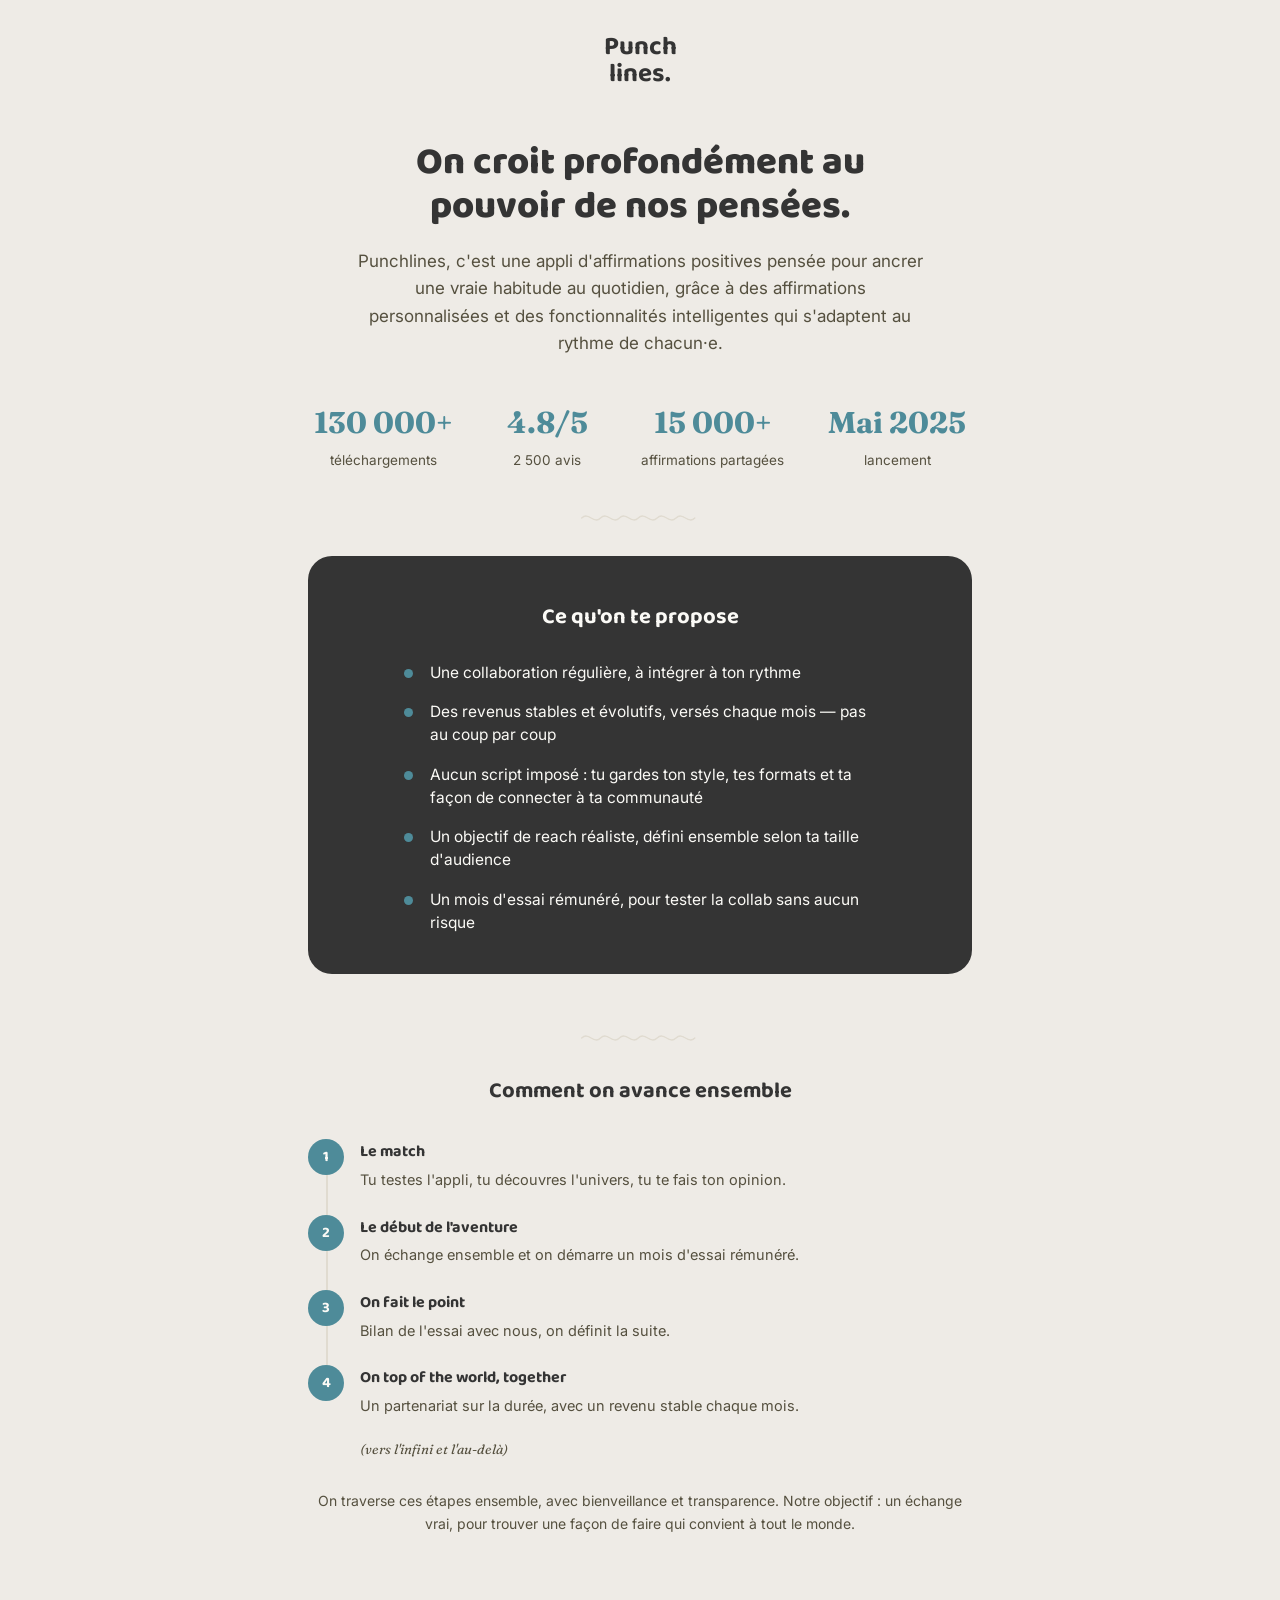
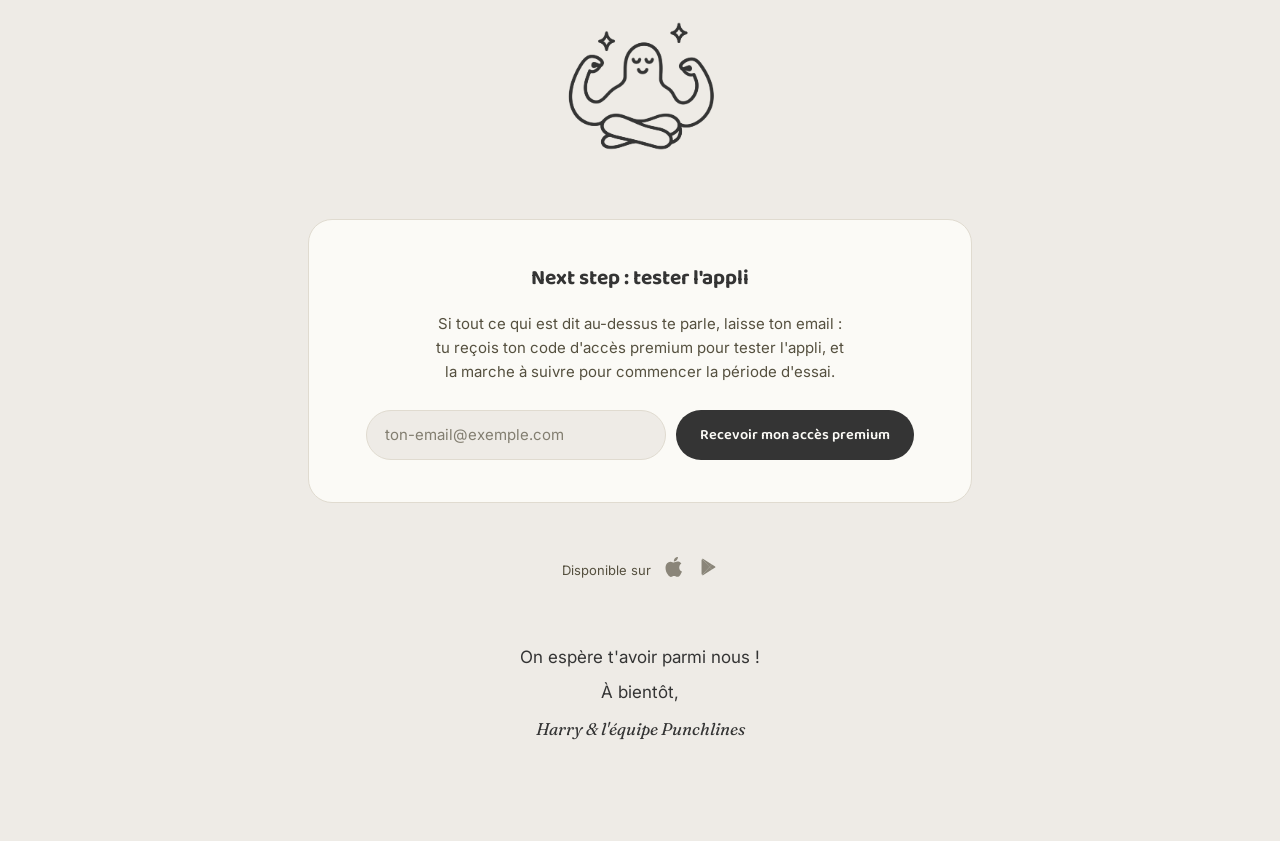
<file: index.html>
<!doctype html>
<html lang="fr">
<head>
<meta charset="UTF-8">
<meta name="viewport" content="width=device-width, initial-scale=1, viewport-fit=cover">
<title>Punchlines × Creators</title>
<meta name="description" content="Punchlines collabore avec des créatrices et créateurs pour développer la pratique des affirmations positives.">
<link rel="preconnect" href="https://fonts.googleapis.com">
<link rel="preconnect" href="https://fonts.gstatic.com" crossorigin>
<link href="https://fonts.googleapis.com/css2?family=Baloo+2:wght@500;600;700;800&family=Fraunces:ital,wght@0,600;0,700;1,500&family=Inter:wght@400;500;600&display=swap" rel="stylesheet">
<style>
  :root {
    --cream: #eeebe6;
    --cream-deep: #e0dbd0;
    --paper: #fbfaf6;
    --ink: #343434;
    --ink-soft: #55503f;
    --gold-deep: #4e8b99;
    --serif: "Fraunces", "Iowan Old Style", serif;
    --display: "Baloo 2", sans-serif;
    --body: "Inter", sans-serif;
    --max: 720px;
  }

  * { box-sizing: border-box; }

  html {
    scroll-behavior: smooth;
    overflow-x: hidden;
    -webkit-text-size-adjust: 100%;
    cursor: url("data:image/svg+xml,%3Csvg xmlns='http://www.w3.org/2000/svg' width='22' height='22' viewBox='0 0 24 24' fill='none' stroke='%23343434' stroke-width='2' stroke-linecap='round' stroke-linejoin='round'%3E%3Cpath d='M12 2c1 5 5 9 10 10-5 1-9 5-10 10-1-5-5-9-10-10 5-1 9-5 10-10z'/%3E%3C/svg%3E") 11 11, auto;
  }

  body {
    margin: 0;
    background: var(--cream);
    color: var(--ink);
    font-family: var(--body);
    font-size: 17px;
    line-height: 1.6;
    -webkit-font-smoothing: antialiased;
    overflow-x: hidden;
    padding-top: env(safe-area-inset-top, 0px);
    padding-bottom: env(safe-area-inset-bottom, 0px);
  }

  img { max-width: 100%; display: block; }

  .wrap {
    max-width: var(--max);
    margin: 0 auto;
    padding: 0 28px;
  }

  a { color: inherit; }

  /* ---------- header ---------- */
  header.top {
    padding: 34px 0 6px;
  }
  header.top .bar {
    display: flex;
    align-items: center;
    justify-content: center;
  }
  .punch-logo {
    font-family: var(--display);
    font-weight: 700;
    font-size: 26px;
    line-height: 1.05;
    text-align: center;
    color: var(--ink);
  }

  /* ---------- hero ---------- */
  .hero {
    padding: 46px 0 10px;
    text-align: center;
  }
  .hero h1 {
    font-family: var(--display);
    font-weight: 800;
    font-size: clamp(28px, 5vw, 38px);
    line-height: 1.18;
    margin: 0 0 18px;
    color: var(--ink);
  }
  .hero p.lede {
    color: var(--ink-soft);
    font-size: 17px;
    max-width: 52ch;
    margin: 0 auto;
  }

  /* ---------- stats ---------- */
  .stats {
    display: flex;
    flex-wrap: wrap;
    justify-content: center;
    gap: 34px 44px;
    margin: 42px 0 6px;
  }
  .stat {
    text-align: center;
    min-width: 100px;
    opacity: 0;
    filter: blur(8px);
    transform: translateY(10px);
    transition: opacity 1.1s cubic-bezier(.22,.61,.36,1), filter 1.1s cubic-bezier(.22,.61,.36,1), transform 1.1s cubic-bezier(.22,.61,.36,1);
  }
  .stats.in .stat { opacity: 1; filter: blur(0); transform: translateY(0); }
  .stats.in .stat:nth-child(2) { transition-delay: 0.16s; }
  .stats.in .stat:nth-child(3) { transition-delay: 0.32s; }
  .stats.in .stat:nth-child(4) { transition-delay: 0.48s; }
  .stat b {
    display: block;
    font-family: var(--serif);
    font-weight: 700;
    font-size: 30px;
    color: var(--gold-deep);
  }
  .stat span {
    display: block;
    font-size: 13.5px;
    color: var(--ink-soft);
    margin-top: 3px;
  }

  /* ---------- meditation illustration ---------- */
  .meditation-art {
    display: flex;
    justify-content: center;
    margin: 50px 0 34px;
  }
  .meditation-art img {
    width: 190px;
    height: auto;
  }

  /* ---------- divider ---------- */
  .divider {
    display: flex;
    justify-content: center;
    padding: 22px 0;
    color: var(--cream-deep);
  }

  /* ---------- propose section (dark card) ---------- */
  .propose {
    background: var(--ink);
    border-radius: 24px;
    padding: 44px 32px 40px;
    margin: 8px 0 34px;
  }
  .propose h2 {
    font-family: var(--display);
    font-weight: 700;
    font-size: 22px;
    text-align: center;
    margin: 0 0 26px;
    color: var(--paper);
  }
  .bullets {
    list-style: none;
    margin: 0 auto;
    padding: 0;
    max-width: 480px;
    display: grid;
    gap: 16px;
  }
  .bullets li {
    position: relative;
    padding-left: 30px;
    font-size: 15.5px;
    color: var(--paper);
    line-height: 1.5;
  }
  .bullets li::before {
    content: "";
    position: absolute;
    left: 4px;
    top: 8px;
    width: 9px;
    height: 9px;
    border-radius: 50%;
    background: var(--gold-deep);
  }

  /* ---------- steps section (light) ---------- */
  .steps-section {
    padding: 6px 0 10px;
  }
  .steps-section h2 {
    font-family: var(--display);
    font-weight: 700;
    font-size: 22px;
    margin: 0 0 30px;
    color: var(--ink);
    text-align: center;
  }
  .steps-wrap {
    position: relative;
  }
  .steps-line {
    position: absolute;
    left: 18px;
    top: 0;
    width: 2px;
    background: var(--cream-deep);
    z-index: 0;
  }
  .dark-steps {
    list-style: none;
    margin: 0;
    padding: 0;
    display: grid;
    gap: 24px;
  }
  .dark-step {
    display: grid;
    grid-template-columns: 36px 1fr;
    gap: 16px;
    align-items: start;
    opacity: 0;
    filter: blur(8px);
    transition: opacity 0.9s cubic-bezier(.22,.61,.36,1), filter 0.9s cubic-bezier(.22,.61,.36,1);
  }
  .dark-step.in {
    opacity: 1;
    filter: blur(0);
  }
  .dark-step-num {
    width: 36px;
    height: 36px;
    border-radius: 50%;
    background: var(--gold-deep);
    color: var(--paper);
    font-family: var(--display);
    font-weight: 700;
    font-size: 15px;
    display: flex;
    align-items: center;
    justify-content: center;
    flex: none;
    position: relative;
    z-index: 1;
  }
  .dark-step h3 {
    font-family: var(--display);
    font-weight: 700;
    font-size: 16px;
    margin: 0 0 4px;
    color: var(--ink);
  }
  .dark-step p {
    margin: 0;
    font-size: 14.5px;
    color: var(--ink-soft);
    line-height: 1.5;
  }
  .infinity-note {
    margin: 22px 0 0 52px;
    font-family: var(--serif);
    font-style: italic;
    font-size: 13.5px;
    color: var(--ink-soft);
  }
  .steps-outro {
    margin: 30px 0 0;
    font-size: 14px;
    line-height: 1.6;
    color: var(--ink-soft);
    text-align: center;
  }

  /* ---------- next step card ---------- */
  .next-card {
    background: var(--paper);
    border: 1px solid var(--cream-deep);
    border-radius: 24px;
    padding: 42px 32px;
    margin: 0 0 30px;
    text-align: center;
  }
  .next-card h2 {
    font-family: var(--display);
    font-weight: 700;
    font-size: 21px;
    margin: 0 0 16px;
    color: var(--ink);
  }
  .next-card p {
    color: var(--ink-soft);
    font-size: 15px;
    max-width: 46ch;
    margin: 0 auto 26px;
  }
  .email-form {
    display: flex;
    flex-wrap: wrap;
    gap: 10px;
    justify-content: center;
  }
  .email-form input[type="email"] {
    flex: 1 1 220px;
    max-width: 300px;
    padding: 13px 18px;
    border-radius: 999px;
    border: 1px solid var(--cream-deep);
    background: var(--cream);
    font-family: var(--body);
    font-size: 15px;
    color: var(--ink);
  }
  .email-form input[type="email"]::placeholder { color: var(--ink-soft); opacity: 0.7; }
  .email-form input[type="email"]:focus {
    outline: none;
    border-color: var(--gold-deep);
  }
  .email-form button {
    flex: none;
    background: var(--ink);
    color: var(--paper);
    font-family: var(--display);
    font-weight: 600;
    font-size: 14.5px;
    border: none;
    border-radius: 999px;
    padding: 13px 24px;
    cursor: pointer;
    transition: background 0.15s ease, transform 0.15s ease;
  }
  .email-form button:hover { background: var(--gold-deep); transform: translateY(-1px); }
  .email-form button:disabled { opacity: 0.6; cursor: default; transform: none; }

  .form-msg {
    margin-top: 16px;
    font-size: 14px;
    display: none;
  }
  .form-msg.success { color: var(--gold-deep); display: block; }
  .form-msg.error { color: #b4483a; display: block; }

  /* ---------- footer ---------- */
  footer.wrap {
    text-align: center;
    padding-top: 60px;
    padding-bottom: 100px;
  }
  footer p {
    font-size: 17px;
    color: var(--ink);
    margin: 0 0 10px;
    line-height: 1.5;
  }
  footer p:last-child { margin-bottom: 0; margin-top: 4px; }
  footer .sign {
    font-family: var(--serif);
    font-style: italic;
  }

  .stores {
    display: flex;
    align-items: center;
    justify-content: center;
    gap: 14px;
    margin: 54px 0 0;
  }
  .stores-label {
    font-size: 13px;
    color: var(--ink-soft);
  }
  .store-icon {
    color: var(--ink-soft);
    opacity: 0.65;
    transition: opacity 0.15s ease;
  }
  .store-icon:hover { opacity: 1; }

  @media (max-width: 520px) {
    .wrap { padding: 0 22px; }
    .propose, .next-card { padding: 32px 22px; border-radius: 20px; }
    .stats { gap: 24px 26px; }
  }
</style>
</head>
<body>

<header class="top wrap">
  <div class="bar">
    <div class="punch-logo">Punch<br>lines.</div>
  </div>
</header>

<main class="wrap">

  <section class="hero">
    <h1>On croit profondément au<br>pouvoir de nos pensées.</h1>
    <p class="lede">
      Punchlines, c'est une appli d'affirmations positives pensée pour ancrer une
      vraie habitude au quotidien, grâce à des affirmations personnalisées et des
      fonctionnalités intelligentes qui s'adaptent au rythme de chacun·e.
    </p>

    <div class="stats">
      <div class="stat"><b>130 000+</b><span>téléchargements</span></div>
      <div class="stat"><b>4.8/5</b><span>2 500 avis</span></div>
      <div class="stat"><b>15 000+</b><span>affirmations partagées</span></div>
      <div class="stat"><b>Mai 2025</b><span>lancement</span></div>
    </div>
  </section>

  <div class="divider" aria-hidden="true">
    <svg width="120" height="16" viewBox="0 0 140 18" fill="none" stroke="currentColor" stroke-width="1.6">
      <path d="M2 9c8-8 14 8 22 0s14 8 22 0 14 8 22 0 14 8 22 0 14 8 22 0 14 8 22 0" stroke-linecap="round"/>
    </svg>
  </div>

  <section class="propose">
    <h2>Ce qu'on te propose</h2>
    <ul class="bullets">
      <li>Une collaboration régulière, à intégrer à ton rythme</li>
      <li>Des revenus stables et évolutifs, versés chaque mois — pas au coup par coup</li>
      <li>Aucun script imposé : tu gardes ton style, tes formats et ta façon de connecter à ta communauté</li>
      <li>Un objectif de reach réaliste, défini ensemble selon ta taille d'audience</li>
      <li>Un mois d'essai rémunéré, pour tester la collab sans aucun risque</li>
    </ul>
  </section>

  <div class="divider" aria-hidden="true">
    <svg width="120" height="16" viewBox="0 0 140 18" fill="none" stroke="currentColor" stroke-width="1.6">
      <path d="M2 9c8-8 14 8 22 0s14 8 22 0 14 8 22 0 14 8 22 0 14 8 22 0 14 8 22 0" stroke-linecap="round"/>
    </svg>
  </div>

  <div class="steps-section">
    <h2>Comment on avance ensemble</h2>

    <div class="steps-wrap">
      <div class="steps-line" aria-hidden="true"></div>
      <ol class="dark-steps">
        <li class="dark-step">
          <span class="dark-step-num">1</span>
          <div>
            <h3>Le match</h3>
            <p>Tu testes l'appli, tu découvres l'univers, tu te fais ton opinion.</p>
          </div>
        </li>
        <li class="dark-step">
          <span class="dark-step-num">2</span>
          <div>
            <h3>Le début de l'aventure</h3>
            <p>On échange ensemble et on démarre un mois d'essai rémunéré.</p>
          </div>
        </li>
        <li class="dark-step">
          <span class="dark-step-num">3</span>
          <div>
            <h3>On fait le point</h3>
            <p>Bilan de l'essai avec nous, on définit la suite.</p>
          </div>
        </li>
        <li class="dark-step">
          <span class="dark-step-num">4</span>
          <div>
            <h3>On top of the world, together</h3>
            <p>Un partenariat sur la durée, avec un revenu stable chaque mois.</p>
          </div>
        </li>
      </ol>
      <p class="infinity-note">(vers l'infini et l'au-delà)</p>
    </div>

    <p class="steps-outro">
      On traverse ces étapes ensemble, avec bienveillance et transparence. Notre
      objectif : un échange vrai, pour trouver une façon de faire qui convient à
      tout le monde.
    </p>
  </div>

  <div class="meditation-art">
    <img src="images/meditation.png" alt="Illustration d'un personnage assis en tailleur, les bras levés en signe de force">
  </div>

  <div class="next-card">
    <h2>Next step : tester l'appli</h2>
    <p>
      Si tout ce qui est dit au-dessus te parle, laisse ton email : tu reçois ton
      code d'accès premium pour tester l'appli, et la marche à suivre pour
      commencer la période d'essai.
    </p>

    <form class="email-form" id="accessForm" action="https://formspree.io/f/xqpaqjrn" method="POST">
      <input type="email" name="email" id="emailInput" placeholder="ton-email@exemple.com" required>
      <button type="submit" id="submitBtn">Recevoir mon accès premium</button>
    </form>
    <p class="form-msg" id="formMsg"></p>
  </div>

  <div class="stores">
    <span class="stores-label">Disponible sur</span>
    <a class="store-icon" href="https://apps.apple.com/app/apple-store/id6744821000?pt=125279170&ct=website&mt=8" target="_blank" rel="noopener" aria-label="App Store">
      <svg width="20" height="20" viewBox="0 0 24 24" fill="currentColor"><path d="M17.05 12.536c-.03-3.06 2.497-4.53 2.61-4.6-1.424-2.08-3.636-2.365-4.42-2.398-1.883-.19-3.674 1.11-4.63 1.11-.958 0-2.428-1.083-3.99-1.053-2.053.03-3.944 1.194-5 3.037-2.133 3.698-.546 9.176 1.532 12.18 1.017 1.47 2.23 3.116 3.82 3.057 1.535-.062 2.114-.98 3.97-.98 1.856 0 2.38.98 4 .95 1.653-.03 2.7-1.5 3.71-2.98 1.17-1.71 1.65-3.37 1.68-3.45-.037-.017-3.22-1.237-3.25-4.9zM14.24 3.66c.84-1.02 1.41-2.44 1.25-3.86-1.21.05-2.68.81-3.55 1.83-.78.9-1.47 2.35-1.28 3.73 1.35.1 2.73-.68 3.58-1.7z"/></svg>
    </a>
    <a class="store-icon" href="https://play.google.com/store/apps/details?id=fr.harryjmg.punchlines" target="_blank" rel="noopener" aria-label="Google Play">
      <svg width="20" height="20" viewBox="0 0 24 24" fill="currentColor"><path d="M3.6 2.6c-.35.35-.55.85-.55 1.5v15.8c0 .65.2 1.15.55 1.5l.1.08L12.6 12v-.2L3.7 2.52l-.1.08z"/><path d="M15.5 15l-2.9-2.9v-.2l2.9-2.9.07.04 3.44 1.96c.98.56.98 1.44 0 2l-3.44 1.96-.07.04z"/><path d="M15.57 14.96 12.6 12 3.7 21.48c.34.36.9.4 1.53.05l10.34-6.57"/><path d="M15.57 9.04 5.23 2.47c-.63-.35-1.19-.3-1.53.06L12.6 12l2.97-2.96z"/></svg>
    </a>
  </div>

</main>

<footer class="wrap">
  <p>On espère t'avoir parmi nous !</p>
  <p>À bientôt,</p>
  <p class="sign">Harry &amp; l'équipe Punchlines</p>
</footer>

<script>
  (function () {
    var steps = document.querySelectorAll('.dark-step');
    if (!steps.length) return;

    if (!('IntersectionObserver' in window)) {
      steps.forEach(function (s) { s.classList.add('in'); });
      return;
    }

    var observer = new IntersectionObserver(function (entries, obs) {
      entries.forEach(function (entry) {
        if (entry.isIntersecting) {
          var el = entry.target;
          var index = Array.prototype.indexOf.call(steps, el);
          setTimeout(function () {
            el.classList.add('in');
          }, index * 140);
          obs.unobserve(el);
        }
      });
    }, { threshold: 0.35, rootMargin: '0px 0px -40px 0px' });

    steps.forEach(function (s) { observer.observe(s); });
  })();
</script>

<script>
  window.addEventListener('load', function () {
    requestAnimationFrame(function () {
      var stats = document.querySelector('.stats');
      if (stats) stats.classList.add('in');
    });
  });
</script>

<script>
  (function () {
    function positionStepsLine() {
      var wrap = document.querySelector('.steps-wrap');
      var line = document.querySelector('.steps-line');
      var nums = document.querySelectorAll('.dark-step-num');
      if (!wrap || !line || !nums.length) return;

      var wrapRect = wrap.getBoundingClientRect();
      var firstRect = nums[0].getBoundingClientRect();
      var lastRect = nums[nums.length - 1].getBoundingClientRect();

      var firstCenter = firstRect.top + firstRect.height / 2 - wrapRect.top;
      var lastCenter = lastRect.top + lastRect.height / 2 - wrapRect.top;

      line.style.top = firstCenter + 'px';
      line.style.height = (lastCenter - firstCenter) + 'px';
    }
    window.addEventListener('load', positionStepsLine);
    window.addEventListener('resize', positionStepsLine);
    if (document.fonts && document.fonts.ready) {
      document.fonts.ready.then(positionStepsLine);
    }
    setTimeout(positionStepsLine, 300);
  })();
</script>

<script>
  (function () {
    var form = document.getElementById('accessForm');
    var btn = document.getElementById('submitBtn');
    var msg = document.getElementById('formMsg');
    var input = document.getElementById('emailInput');
    if (!form) return;

    form.addEventListener('submit', function (e) {
      e.preventDefault();
      msg.className = 'form-msg';
      msg.textContent = '';
      btn.disabled = true;
      btn.textContent = 'Envoi...';

      fetch(form.action, {
        method: 'POST',
        body: new FormData(form),
        headers: { 'Accept': 'application/json' }
      }).then(function (response) {
        if (response.ok) {
          msg.textContent = 'Merci ! On te recontacte très vite avec ton code d\'accès.';
          msg.className = 'form-msg success';
          form.reset();
        } else {
          response.json().then(function (data) {
            if (data && data.errors) {
              msg.textContent = 'Oups, une erreur est survenue. Réessaie ou écris-nous directement.';
            } else {
              msg.textContent = 'Oups, une erreur est survenue. Réessaie ou écris-nous directement.';
            }
            msg.className = 'form-msg error';
          }).catch(function () {
            msg.textContent = 'Oups, une erreur est survenue. Réessaie ou écris-nous directement.';
            msg.className = 'form-msg error';
          });
        }
      }).catch(function () {
        msg.textContent = 'Oups, une erreur de connexion. Réessaie dans un instant.';
        msg.className = 'form-msg error';
      }).finally(function () {
        btn.disabled = false;
        btn.textContent = 'Recevoir mon accès premium';
      });
    });
  })();
</script>

</body>
</html>
</file>
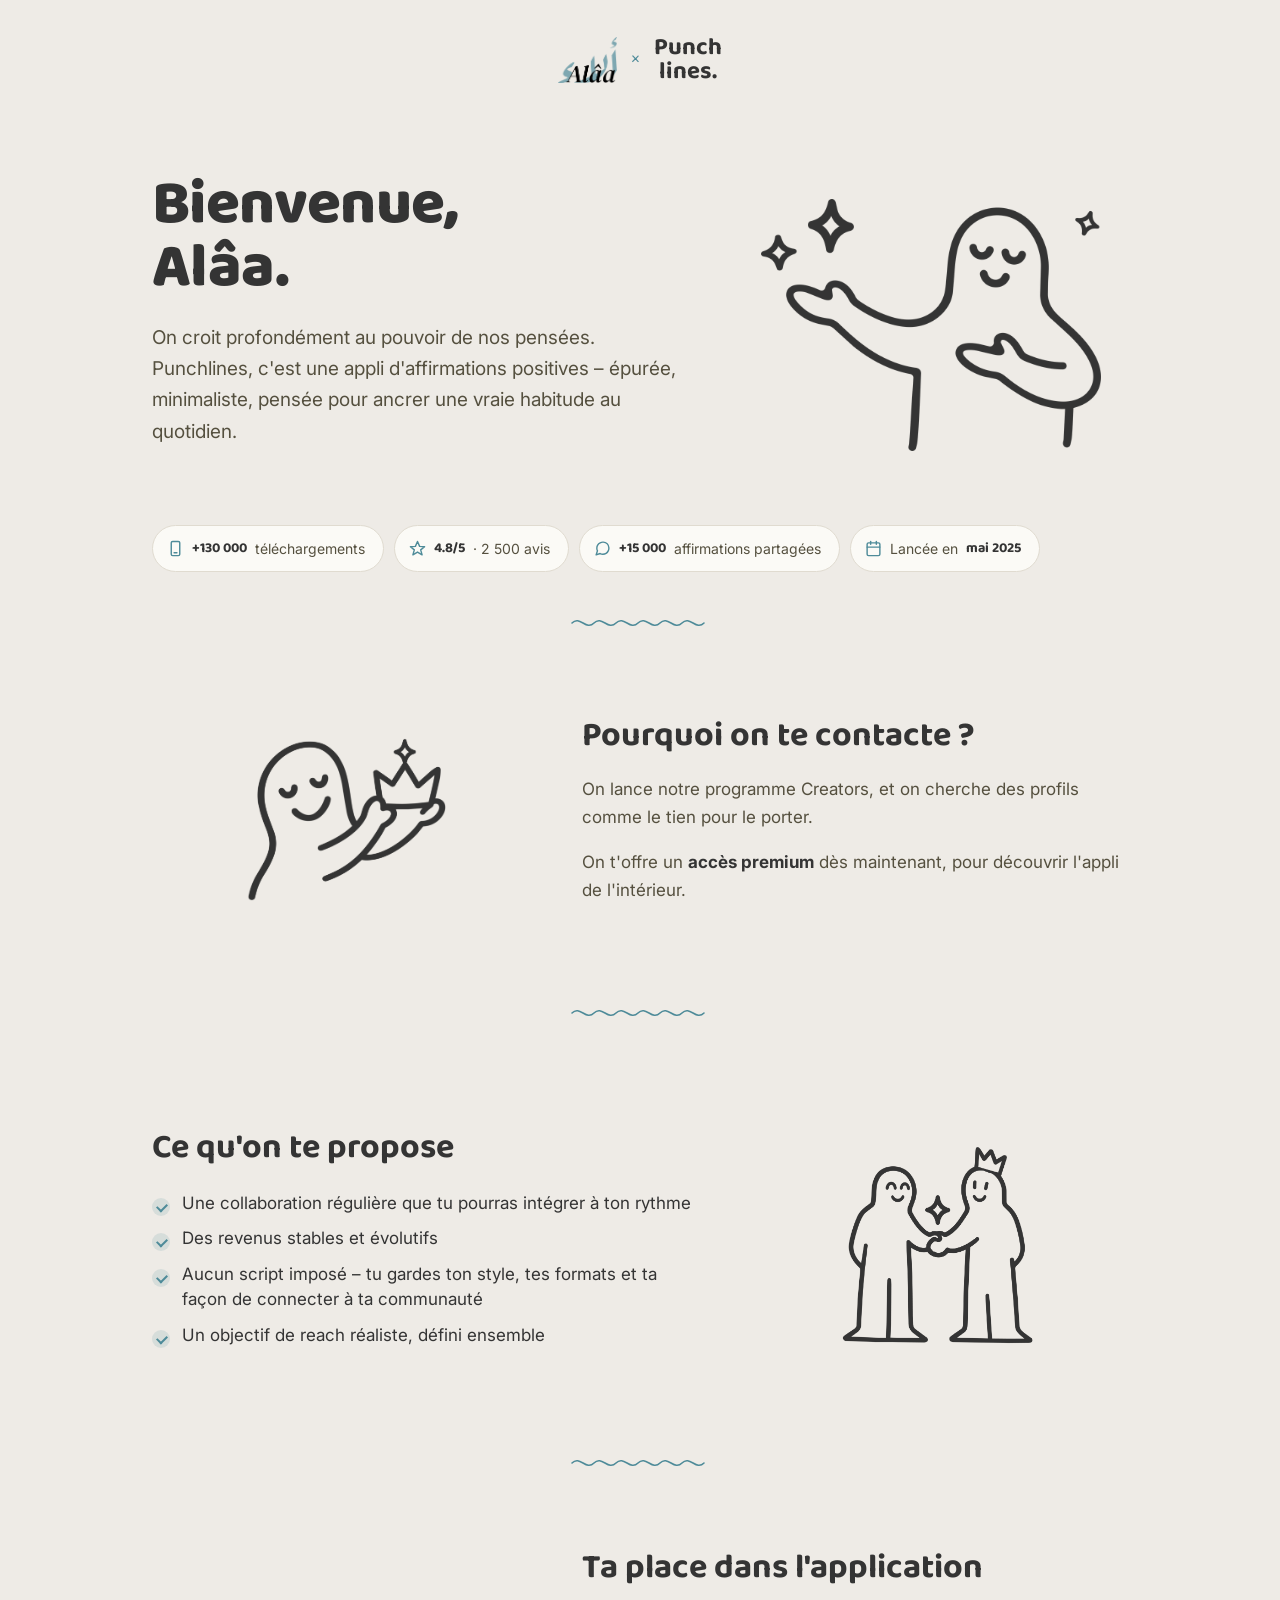
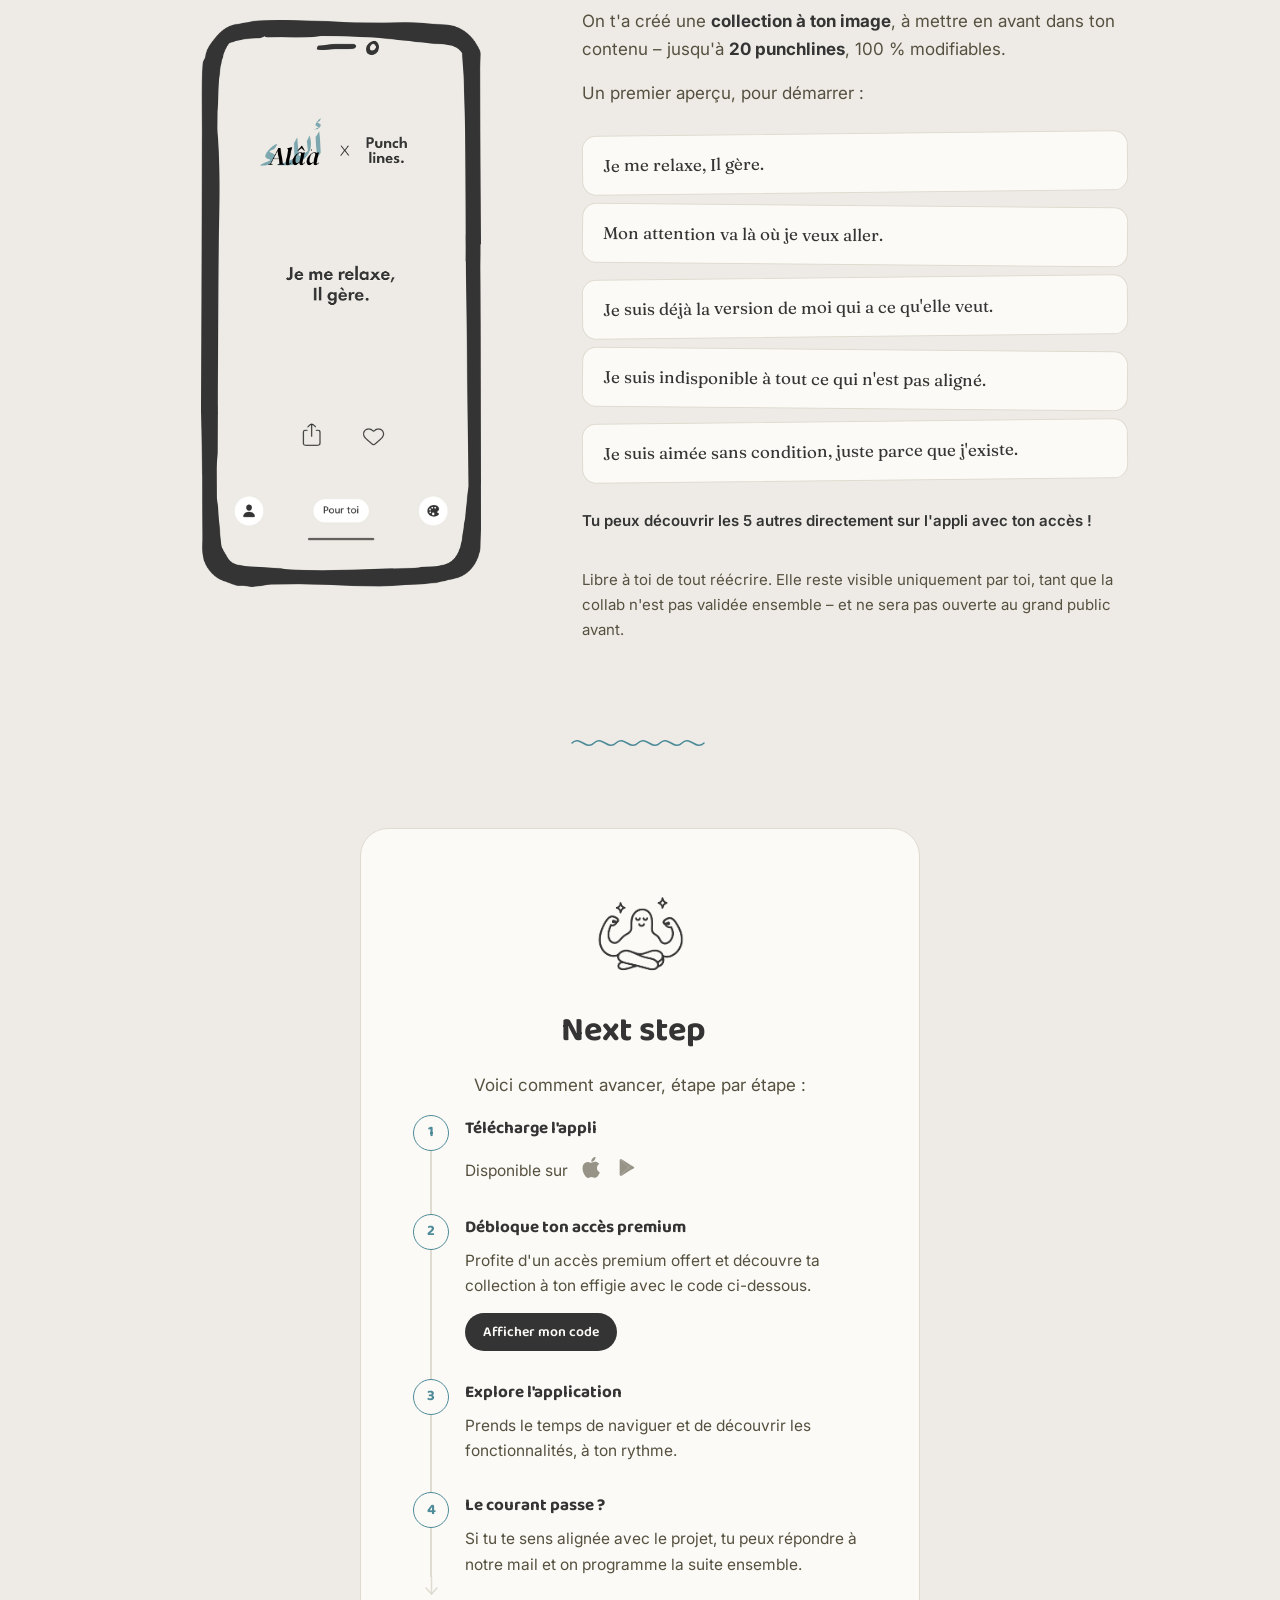
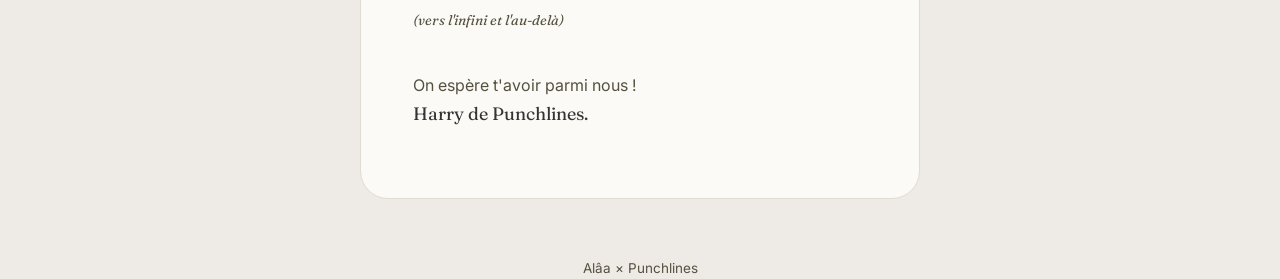
<file: ammrynn/index.html>
<!doctype html>
<html lang="fr">
<head>
<meta charset="UTF-8">
<meta name="viewport" content="width=device-width, initial-scale=1">
<title>Alâa × Punchlines – Une collab à ton image</title>
<meta name="description" content="Punchlines invite Alâa à rejoindre l'aventure : collab régulière, collection d'affirmations personnalisée et rémunération évolutive.">
<link rel="preconnect" href="https://fonts.googleapis.com">
<link rel="preconnect" href="https://fonts.gstatic.com" crossorigin>
<link href="https://fonts.googleapis.com/css2?family=Baloo+2:wght@500;600;700;800&family=Fraunces:ital,wght@0,600;0,700;1,500&family=Caveat:wght@600&family=Inter:wght@400;500;600&display=swap" rel="stylesheet">
<link rel="stylesheet" href="styles.css?v=1">
</head>
<body>

<header class="top wrap">
  <div class="wordmark">
    <img src="images/ammrynn_logo.png" alt="Alâa" class="logo-img">
    <span class="x">×</span>
    <span class="punch">Punch<br>lines.</span>
  </div>
</header>

<main>

  <!-- HERO -->
  <section class="hero wrap">
    <div class="copy">
      <h1>Bienvenue,<br>Alâa.</h1>
      <p class="lede">
        On croit profondément au pouvoir de nos pensées. Punchlines, c'est une appli
        d'affirmations positives – épurée, minimaliste, pensée pour ancrer une vraie
        habitude au quotidien.
      </p>
    </div>
    <div class="hero-art">
      <img src="images/bienvenue.png" alt="Illustration d'un personnage saluant, entouré d'étincelles">
    </div>
    <div class="stats">
      <span class="stat">
        <svg width="17" height="17" viewBox="0 0 24 24" fill="none" stroke="currentColor" stroke-width="2" stroke-linecap="round"><rect x="6" y="2" width="12" height="20" rx="2"/><line x1="10" y1="18" x2="14" y2="18"/></svg>
        <b>+130 000</b> téléchargements
      </span>
      <span class="stat">
        <svg width="17" height="17" viewBox="0 0 24 24" fill="none" stroke="currentColor" stroke-width="2" stroke-linecap="round" stroke-linejoin="round"><polygon points="12 2 15 9 22 9.5 16.5 14 18.5 21 12 17 5.5 21 7.5 14 2 9.5 9 9"/></svg>
        <b>4.8/5</b> · 2 500 avis
      </span>
      <span class="stat">
        <svg width="17" height="17" viewBox="0 0 24 24" fill="none" stroke="currentColor" stroke-width="2" stroke-linecap="round" stroke-linejoin="round"><path d="M21 11.5a8.38 8.38 0 0 1-.9 3.8 8.5 8.5 0 0 1-7.6 4.7 8.38 8.38 0 0 1-3.8-.9L3 21l1.9-5.7a8.38 8.38 0 0 1-.9-3.8 8.5 8.5 0 0 1 4.7-7.6 8.38 8.38 0 0 1 3.8-.9h.5a8.48 8.48 0 0 1 8 8v.5z"/></svg>
        <b>+15 000</b> affirmations partagées
      </span>
      <span class="stat">
        <svg width="17" height="17" viewBox="0 0 24 24" fill="none" stroke="currentColor" stroke-width="2" stroke-linecap="round" stroke-linejoin="round"><rect x="3" y="4" width="18" height="18" rx="2"/><line x1="16" y1="2" x2="16" y2="6"/><line x1="8" y1="2" x2="8" y2="6"/><line x1="3" y1="10" x2="21" y2="10"/></svg>
        Lancée en <b>mai 2025</b>
      </span>
    </div>
  </section>

  <div class="divider" aria-hidden="true">
    <svg width="140" height="18" viewBox="0 0 140 18" fill="none" stroke="currentColor" stroke-width="1.6">
      <path d="M2 9c8-8 14 8 22 0s14 8 22 0 14 8 22 0 14 8 22 0 14 8 22 0 14 8 22 0" stroke-linecap="round"/>
    </svg>
  </div>

  <!-- POURQUOI -->
  <section class="block wrap" id="pourquoi">
    <div class="split reverse">
      <div class="copy">
        <h2>Pourquoi on te contacte ?</h2>
        <p>
          On lance notre programme Creators, et on cherche des profils comme le tien
          pour le porter.
        </p>
        <p>
          On t'offre un <strong>accès premium</strong> dès maintenant, pour découvrir
          l'appli de l'intérieur.
        </p>
      </div>
      <div class="art">
        <img src="images/couronnement.png" alt="Illustration d'un personnage recevant une couronne">
      </div>
    </div>
  </section>

  <div class="divider" aria-hidden="true">
    <svg width="140" height="18" viewBox="0 0 140 18" fill="none" stroke="currentColor" stroke-width="1.6">
      <path d="M2 9c8-8 14 8 22 0s14 8 22 0 14 8 22 0 14 8 22 0 14 8 22 0 14 8 22 0" stroke-linecap="round"/>
    </svg>
  </div>

  <!-- CE QU'ON PROPOSE -->
  <section class="block wrap" id="collab">
    <div class="split">
      <div class="copy">
        <h2>Ce qu'on te propose</h2>
        <ul class="bullets">
          <li>Une collaboration régulière que tu pourras intégrer à ton rythme</li>
          <li>Des revenus stables et évolutifs</li>
          <li>Aucun script imposé – tu gardes ton style, tes formats et ta façon de connecter à ta communauté</li>
          <li>Un objectif de reach réaliste, défini ensemble</li>
        </ul>
      </div>
      <div class="art">
        <img src="images/handshake2.png" alt="Illustration de deux personnages se serrant la main, l'un portant une couronne">
      </div>
    </div>
  </section>

  <div class="divider" aria-hidden="true">
    <svg width="140" height="18" viewBox="0 0 140 18" fill="none" stroke="currentColor" stroke-width="1.6">
      <path d="M2 9c8-8 14 8 22 0s14 8 22 0 14 8 22 0 14 8 22 0 14 8 22 0 14 8 22 0" stroke-linecap="round"/>
    </svg>
  </div>

  <!-- COLLECTION -->
  <section class="block wrap" id="collection">
    <div class="split reverse">
      <div class="copy">
        <h2>Ta place dans l'application</h2>
        <p>
          On t'a créé une <strong>collection à ton image</strong>, à mettre en avant
          dans ton contenu – jusqu'à <strong>20 punchlines</strong>, 100&nbsp;% modifiables.
        </p>
        <p>Un premier aperçu, pour démarrer :</p>
        <ul class="affirmations">
          <li>Je me relaxe, Il gère.</li>
          <li>Mon attention va là où je veux aller.</li>
          <li>Je suis déjà la version de moi qui a ce qu'elle veut.</li>
          <li>Je suis indisponible à tout ce qui n'est pas aligné.</li>
          <li>Je suis aimée sans condition, juste parce que j'existe.</li>
        </ul>
        <p class="teaser">Tu peux découvrir les 5 autres directement sur l'appli avec ton accès !</p>
        <p class="note">
          Libre à toi de tout réécrire. Elle reste visible uniquement par toi, tant que
          la collab n'est pas validée ensemble – et ne sera pas ouverte au grand public
          avant.
        </p>
      </div>
      <div class="art">
        <img src="images/illu_collection_alaa.png" alt="Aperçu de l'écran de l'application montrant la collection Alâa × Punchlines">
      </div>
    </div>
  </section>

  <div class="divider" aria-hidden="true">
    <svg width="140" height="18" viewBox="0 0 140 18" fill="none" stroke="currentColor" stroke-width="1.6">
      <path d="M2 9c8-8 14 8 22 0s14 8 22 0 14 8 22 0 14 8 22 0 14 8 22 0 14 8 22 0" stroke-linecap="round"/>
    </svg>
  </div>

  <!-- CTA -->
  <section class="block wrap" id="commencer">
    <div class="cta">
      <div class="art">
        <img src="images/meditation.png" alt="Illustration d'un personnage assis en tailleur, les bras levés en signe de force">
      </div>

      <h2>Next step</h2>
      <p class="cta-intro">Voici comment avancer, étape par étape :</p>

      <div class="steps-wrap">
        <div class="steps-line" aria-hidden="true"></div>
        <ol class="steps">
        <li class="step">
          <span class="step-num">1</span>
          <div class="step-body">
            <h3>Télécharge l'appli</h3>
            <div class="stores">
              <span class="stores-label">Disponible sur</span>
              <a class="store-icon" href="https://apps.apple.com/app/apple-store/id6744821000?pt=125279170&ct=website&mt=8" target="_blank" rel="noopener" aria-label="App Store">
                <svg width="21" height="21" viewBox="0 0 24 24" fill="currentColor"><path d="M17.05 12.536c-.03-3.06 2.497-4.53 2.61-4.6-1.424-2.08-3.636-2.365-4.42-2.398-1.883-.19-3.674 1.11-4.63 1.11-.958 0-2.428-1.083-3.99-1.053-2.053.03-3.944 1.194-5 3.037-2.133 3.698-.546 9.176 1.532 12.18 1.017 1.47 2.23 3.116 3.82 3.057 1.535-.062 2.114-.98 3.97-.98 1.856 0 2.38.98 4 .95 1.653-.03 2.7-1.5 3.71-2.98 1.17-1.71 1.65-3.37 1.68-3.45-.037-.017-3.22-1.237-3.25-4.9zM14.24 3.66c.84-1.02 1.41-2.44 1.25-3.86-1.21.05-2.68.81-3.55 1.83-.78.9-1.47 2.35-1.28 3.73 1.35.1 2.73-.68 3.58-1.7z"/></svg>
              </a>
              <a class="store-icon" href="https://play.google.com/store/apps/details?id=fr.harryjmg.punchlines" target="_blank" rel="noopener" aria-label="Google Play">
                <svg width="21" height="21" viewBox="0 0 24 24" fill="currentColor"><path d="M3.6 2.6c-.35.35-.55.85-.55 1.5v15.8c0 .65.2 1.15.55 1.5l.1.08L12.6 12v-.2L3.7 2.52l-.1.08z"/><path d="M15.5 15l-2.9-2.9v-.2l2.9-2.9.07.04 3.44 1.96c.98.56.98 1.44 0 2l-3.44 1.96-.07.04z"/><path d="M15.57 14.96 12.6 12 3.7 21.48c.34.36.9.4 1.53.05l10.34-6.57"/><path d="M15.57 9.04 5.23 2.47c-.63-.35-1.19-.3-1.53.06L12.6 12l2.97-2.96z"/></svg>
              </a>
            </div>
          </div>
        </li>

        <li class="step">
          <span class="step-num">2</span>
          <div class="step-body">
            <h3>Débloque ton accès premium</h3>
            <p>Profite d'un accès premium offert et découvre ta collection à ton effigie avec le code ci-dessous.</p>
            <div class="promo">
              <button type="button" id="revealCode" class="promo-reveal">Afficher mon code</button>
              <div class="promo-code-row" id="promoCodeRow" hidden>
                <span class="promo-code" id="promoCode">AMMRYNN-EEEQA7</span>
                <button type="button" id="copyCode" class="copy-btn" aria-label="Copier le code">
                  <svg id="copyIcon" width="16" height="16" viewBox="0 0 24 24" fill="none" stroke="currentColor" stroke-width="2" stroke-linecap="round" stroke-linejoin="round"><rect x="9" y="9" width="12" height="12" rx="2"/><path d="M5 15H4a2 2 0 0 1-2-2V4a2 2 0 0 1 2-2h9a2 2 0 0 1 2 2v1"/></svg>
                  <svg id="checkIcon" width="16" height="16" viewBox="0 0 24 24" fill="none" stroke="currentColor" stroke-width="2" stroke-linecap="round" stroke-linejoin="round" hidden><polyline points="20 6 9 17 4 12"/></svg>
                </button>
              </div>
            </div>
          </div>
        </li>

        <li class="step">
          <span class="step-num">3</span>
          <div class="step-body">
            <h3>Explore l'application</h3>
            <p>Prends le temps de naviguer et de découvrir les fonctionnalités, à ton rythme.</p>
          </div>
        </li>

        <li class="step">
          <span class="step-num">4</span>
          <div class="step-body">
            <h3>Le courant passe ?</h3>
            <p>Si tu te sens alignée avec le projet, tu peux répondre à notre mail et on programme la suite ensemble.</p>
          </div>
        </li>
      </ol>
        <div class="steps-tail">
          <svg class="tail-arrow" width="13" height="24" viewBox="0 0 13 24" aria-hidden="true">
            <line x1="6.5" y1="0" x2="6.5" y2="17" stroke="currentColor" stroke-width="1.5" stroke-linecap="round"/>
            <line x1="6.5" y1="17" x2="1" y2="11" stroke="currentColor" stroke-width="1.5" stroke-linecap="round"/>
            <line x1="6.5" y1="17" x2="12" y2="11" stroke="currentColor" stroke-width="1.5" stroke-linecap="round"/>
          </svg>
          <p class="infinity-note">(vers l'infini et l'au-delà)</p>
        </div>
      </div>

      <p class="sign">
        <span class="sign-line">On espère t'avoir parmi nous !</span><br>
        <span class="sign-name">Harry de Punchlines.</span>
      </p>
    </div>
  </section>

</main>

<footer class="wrap">
  Alâa × Punchlines
</footer>

<script>
  (function () {
    function positionStepsLine() {
      var wrap = document.querySelector('.steps-wrap');
      var line = document.querySelector('.steps-line');
      var nums = document.querySelectorAll('.step-num');
      var lastLi = document.querySelector('.steps li.step:last-child');
      if (!wrap || !line || !nums.length || !lastLi) return;

      var wrapRect = wrap.getBoundingClientRect();
      var firstRect = nums[0].getBoundingClientRect();
      var lastLiRect = lastLi.getBoundingClientRect();

      var firstCenter = firstRect.top + firstRect.height / 2 - wrapRect.top;
      var lastBottom = lastLiRect.bottom - wrapRect.top;

      line.style.top = firstCenter + 'px';
      line.style.height = (lastBottom - firstCenter) + 'px';
    }

    window.addEventListener('load', positionStepsLine);
    window.addEventListener('resize', positionStepsLine);
    if (document.fonts && document.fonts.ready) {
      document.fonts.ready.then(positionStepsLine);
    }
    setTimeout(positionStepsLine, 300);
    window.positionStepsLine = positionStepsLine;
  })();
</script>

<script>
  (function () {
    var revealBtn = document.getElementById('revealCode');
    var promoCodeRow = document.getElementById('promoCodeRow');
    var promoCode = document.getElementById('promoCode');
    var copyBtn = document.getElementById('copyCode');
    var copyIcon = document.getElementById('copyIcon');
    var checkIcon = document.getElementById('checkIcon');
    if (!revealBtn || !promoCodeRow || !promoCode) return;

    var colors = ['#4e8b99', '#343434', '#c2932f', '#d98d80', '#fbfaf6'];

    function burstConfetti(originEl) {
      var rect = originEl.getBoundingClientRect();
      var originX = rect.left + rect.width / 2;
      var originY = rect.top + rect.height / 2;
      var count = 26;

      for (var i = 0; i < count; i++) {
        var piece = document.createElement('span');
        var size = 6 + Math.random() * 5;
        var angle = Math.random() * Math.PI * 2;
        var distance = 60 + Math.random() * 90;
        var dx = Math.cos(angle) * distance;
        var dy = Math.sin(angle) * distance - 40;
        var rotate = Math.random() * 360;
        var color = colors[Math.floor(Math.random() * colors.length)];
        var isCircle = Math.random() > 0.5;

        piece.style.position = 'fixed';
        piece.style.left = originX + 'px';
        piece.style.top = originY + 'px';
        piece.style.width = size + 'px';
        piece.style.height = (isCircle ? size : size * 0.6) + 'px';
        piece.style.background = color;
        piece.style.borderRadius = isCircle ? '50%' : '2px';
        piece.style.pointerEvents = 'none';
        piece.style.zIndex = '9999';
        piece.style.opacity = '1';
        piece.style.transform = 'translate(-50%, -50%) rotate(0deg)';
        piece.style.transition = 'transform 0.8s cubic-bezier(.2,.7,.3,1), opacity 0.8s ease';
        document.body.appendChild(piece);

        requestAnimationFrame(function (p, tx, ty, rot) {
          return function () {
            p.style.transform = 'translate(calc(-50% + ' + tx + 'px), calc(-50% + ' + ty + 'px)) rotate(' + rot + 'deg)';
            p.style.opacity = '0';
          };
        }(piece, dx, dy, rotate));

        (function (p) {
          setTimeout(function () { p.remove(); }, 850);
        })(piece);
      }
    }

    revealBtn.addEventListener('click', function () {
      revealBtn.hidden = true;
      promoCodeRow.hidden = false;
      burstConfetti(promoCodeRow);
      if (window.positionStepsLine) {
        requestAnimationFrame(window.positionStepsLine);
      }
    });

    if (copyBtn) {
      copyBtn.addEventListener('click', function () {
        var text = promoCode.textContent.trim();
        function showCopied() {
          copyIcon.hidden = true;
          checkIcon.hidden = false;
          copyBtn.classList.add('copied');
          setTimeout(function () {
            copyIcon.hidden = false;
            checkIcon.hidden = true;
            copyBtn.classList.remove('copied');
          }, 1600);
        }
        if (navigator.clipboard && navigator.clipboard.writeText) {
          navigator.clipboard.writeText(text).then(showCopied);
        } else {
          var tmp = document.createElement('textarea');
          tmp.value = text;
          tmp.style.position = 'fixed';
          tmp.style.opacity = '0';
          document.body.appendChild(tmp);
          tmp.select();
          try { document.execCommand('copy'); } catch (e) {}
          document.body.removeChild(tmp);
          showCopied();
        }
      });
    }
  })();
</script>

</body>
</html>
</file>
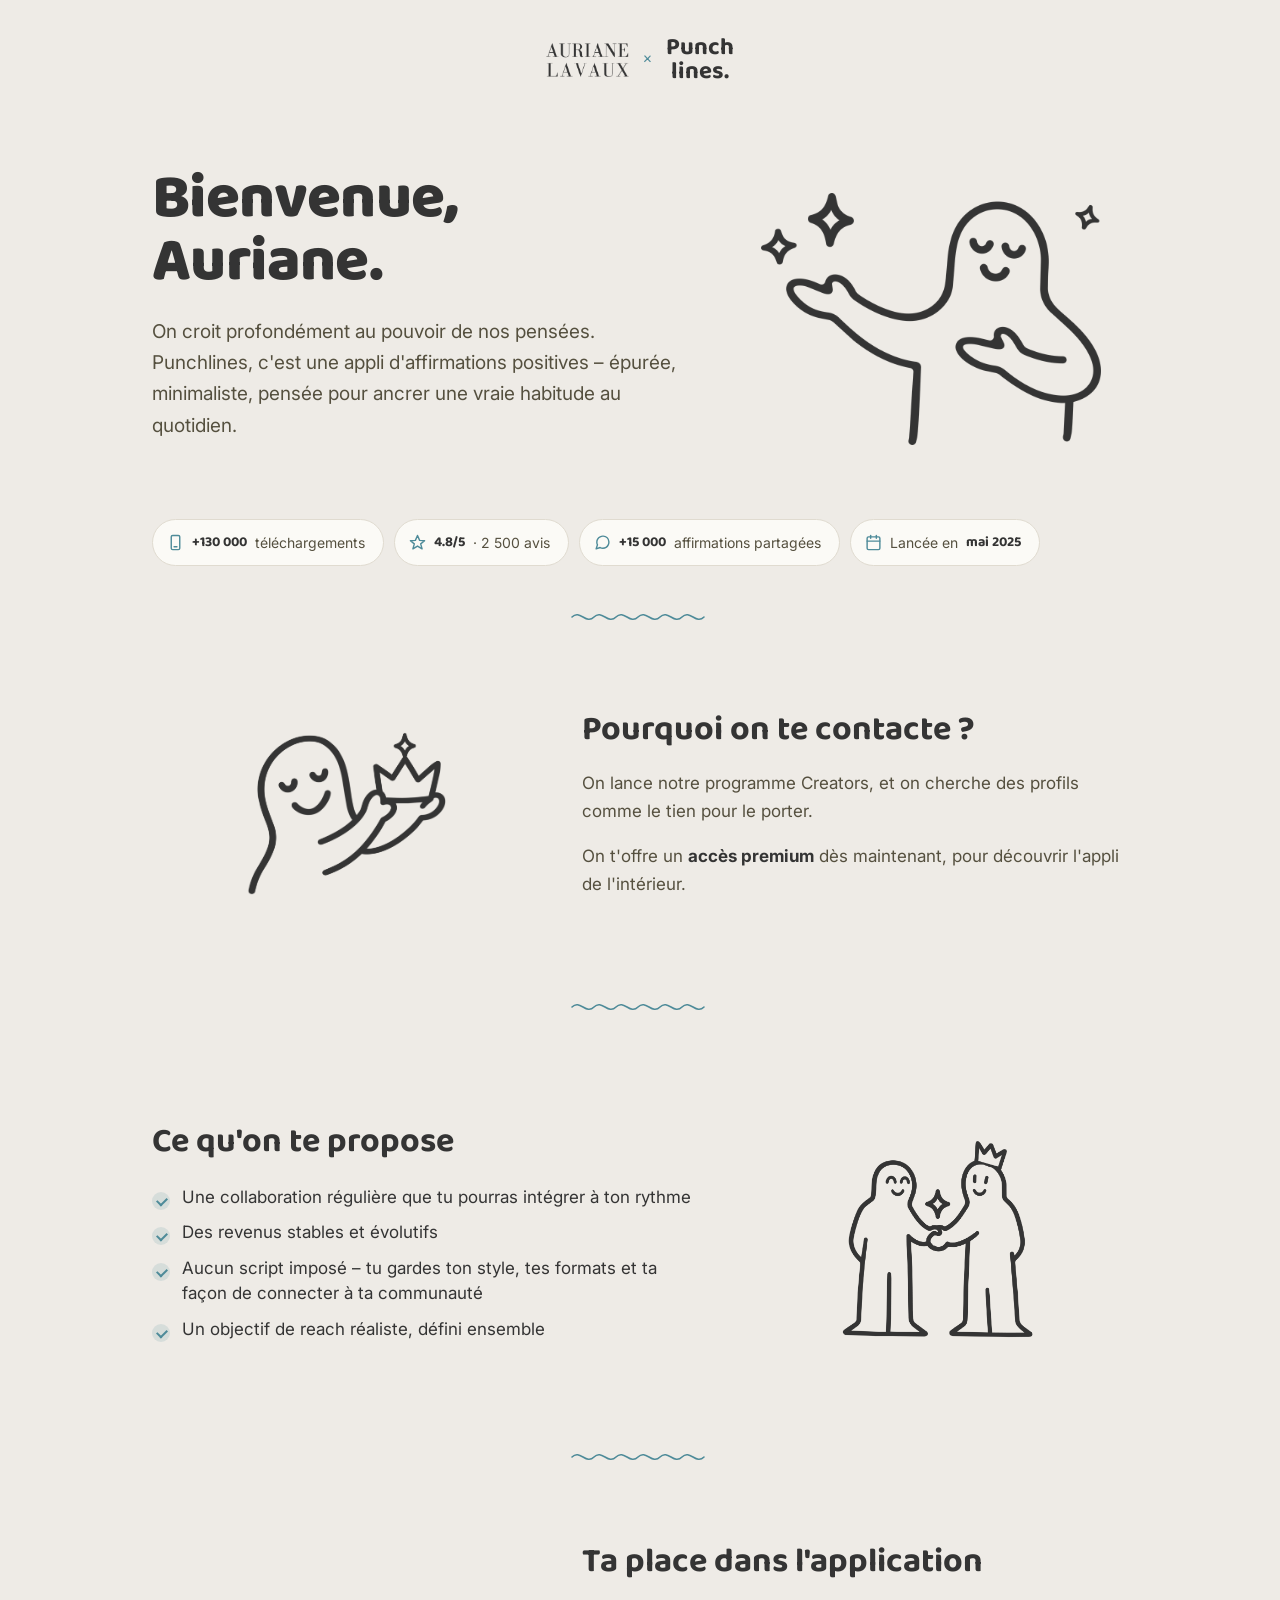
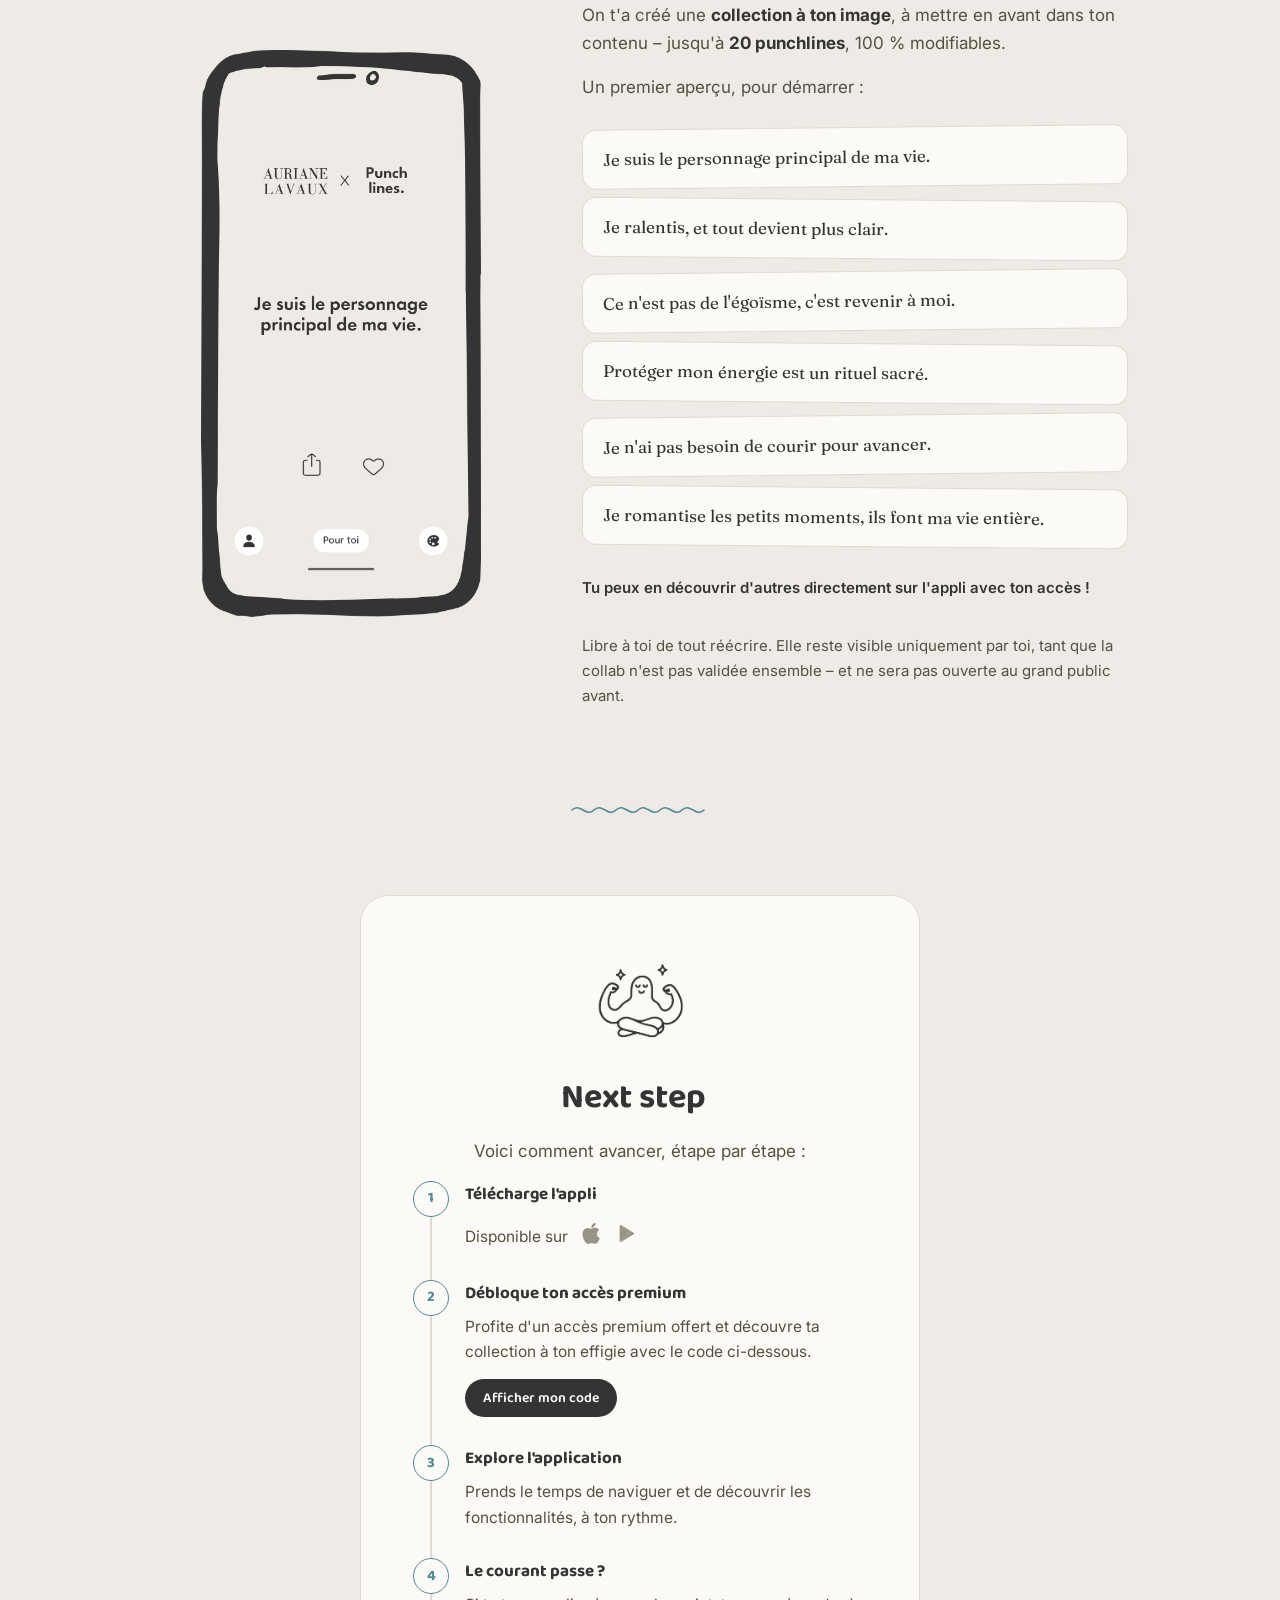
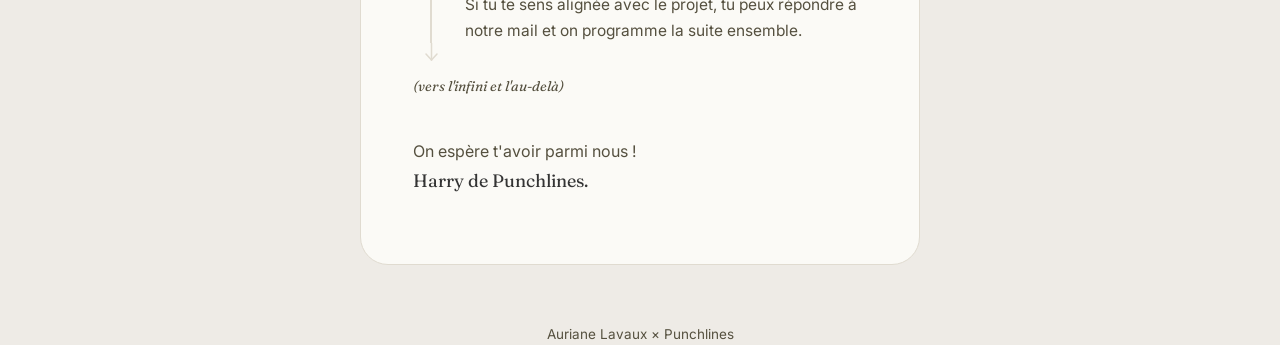
<file: aurianelavaux/index.html>
<!doctype html>
<html lang="fr">
<head>
<meta charset="UTF-8">
<meta name="viewport" content="width=device-width, initial-scale=1">
<title>Auriane Lavaux × Punchlines – Une collab à ton image</title>
<meta name="description" content="Punchlines invite Auriane Lavaux à rejoindre l'aventure : collab régulière, collection d'affirmations personnalisée et rémunération évolutive.">
<link rel="preconnect" href="https://fonts.googleapis.com">
<link rel="preconnect" href="https://fonts.gstatic.com" crossorigin>
<link href="https://fonts.googleapis.com/css2?family=Baloo+2:wght@500;600;700;800&family=Fraunces:ital,wght@0,600;0,700;1,500&family=Caveat:wght@600&family=Inter:wght@400;500;600&display=swap" rel="stylesheet">
<link rel="stylesheet" href="styles.css?v=1">
</head>
<body>

<header class="top wrap">
  <div class="wordmark">
    <img src="images/aurianelavaux_logo.png" alt="Auriane Lavaux" class="logo-img">
    <span class="x">×</span>
    <span class="punch">Punch<br>lines.</span>
  </div>
</header>

<main>

  <!-- HERO -->
  <section class="hero wrap">
    <div class="copy">
      <h1>Bienvenue,<br>Auriane.</h1>
      <p class="lede">
        On croit profondément au pouvoir de nos pensées. Punchlines, c'est une appli
        d'affirmations positives – épurée, minimaliste, pensée pour ancrer une vraie
        habitude au quotidien.
      </p>
    </div>
    <div class="hero-art">
      <img src="images/bienvenue.png" alt="Illustration d'un personnage saluant, entouré d'étincelles">
    </div>
    <div class="stats">
      <span class="stat">
        <svg width="17" height="17" viewBox="0 0 24 24" fill="none" stroke="currentColor" stroke-width="2" stroke-linecap="round"><rect x="6" y="2" width="12" height="20" rx="2"/><line x1="10" y1="18" x2="14" y2="18"/></svg>
        <b>+130 000</b> téléchargements
      </span>
      <span class="stat">
        <svg width="17" height="17" viewBox="0 0 24 24" fill="none" stroke="currentColor" stroke-width="2" stroke-linecap="round" stroke-linejoin="round"><polygon points="12 2 15 9 22 9.5 16.5 14 18.5 21 12 17 5.5 21 7.5 14 2 9.5 9 9"/></svg>
        <b>4.8/5</b> · 2 500 avis
      </span>
      <span class="stat">
        <svg width="17" height="17" viewBox="0 0 24 24" fill="none" stroke="currentColor" stroke-width="2" stroke-linecap="round" stroke-linejoin="round"><path d="M21 11.5a8.38 8.38 0 0 1-.9 3.8 8.5 8.5 0 0 1-7.6 4.7 8.38 8.38 0 0 1-3.8-.9L3 21l1.9-5.7a8.38 8.38 0 0 1-.9-3.8 8.5 8.5 0 0 1 4.7-7.6 8.38 8.38 0 0 1 3.8-.9h.5a8.48 8.48 0 0 1 8 8v.5z"/></svg>
        <b>+15 000</b> affirmations partagées
      </span>
      <span class="stat">
        <svg width="17" height="17" viewBox="0 0 24 24" fill="none" stroke="currentColor" stroke-width="2" stroke-linecap="round" stroke-linejoin="round"><rect x="3" y="4" width="18" height="18" rx="2"/><line x1="16" y1="2" x2="16" y2="6"/><line x1="8" y1="2" x2="8" y2="6"/><line x1="3" y1="10" x2="21" y2="10"/></svg>
        Lancée en <b>mai 2025</b>
      </span>
    </div>
  </section>

  <div class="divider" aria-hidden="true">
    <svg width="140" height="18" viewBox="0 0 140 18" fill="none" stroke="currentColor" stroke-width="1.6">
      <path d="M2 9c8-8 14 8 22 0s14 8 22 0 14 8 22 0 14 8 22 0 14 8 22 0 14 8 22 0" stroke-linecap="round"/>
    </svg>
  </div>

  <!-- POURQUOI -->
  <section class="block wrap" id="pourquoi">
    <div class="split reverse">
      <div class="copy">
        <h2>Pourquoi on te contacte ?</h2>
        <p>
          On lance notre programme Creators, et on cherche des profils comme le tien
          pour le porter.
        </p>
        <p>
          On t'offre un <strong>accès premium</strong> dès maintenant, pour découvrir
          l'appli de l'intérieur.
        </p>
      </div>
      <div class="art">
        <img src="images/couronnement.png" alt="Illustration d'un personnage recevant une couronne">
      </div>
    </div>
  </section>

  <div class="divider" aria-hidden="true">
    <svg width="140" height="18" viewBox="0 0 140 18" fill="none" stroke="currentColor" stroke-width="1.6">
      <path d="M2 9c8-8 14 8 22 0s14 8 22 0 14 8 22 0 14 8 22 0 14 8 22 0 14 8 22 0" stroke-linecap="round"/>
    </svg>
  </div>

  <!-- CE QU'ON PROPOSE -->
  <section class="block wrap" id="collab">
    <div class="split">
      <div class="copy">
        <h2>Ce qu'on te propose</h2>
        <ul class="bullets">
          <li>Une collaboration régulière que tu pourras intégrer à ton rythme</li>
          <li>Des revenus stables et évolutifs</li>
          <li>Aucun script imposé – tu gardes ton style, tes formats et ta façon de connecter à ta communauté</li>
          <li>Un objectif de reach réaliste, défini ensemble</li>
        </ul>
      </div>
      <div class="art">
        <img src="images/handshake2.png" alt="Illustration de deux personnages se serrant la main, l'un portant une couronne">
      </div>
    </div>
  </section>

  <div class="divider" aria-hidden="true">
    <svg width="140" height="18" viewBox="0 0 140 18" fill="none" stroke="currentColor" stroke-width="1.6">
      <path d="M2 9c8-8 14 8 22 0s14 8 22 0 14 8 22 0 14 8 22 0 14 8 22 0 14 8 22 0" stroke-linecap="round"/>
    </svg>
  </div>

  <!-- COLLECTION -->
  <section class="block wrap" id="collection">
    <div class="split reverse">
      <div class="copy">
        <h2>Ta place dans l'application</h2>
        <p>
          On t'a créé une <strong>collection à ton image</strong>, à mettre en avant
          dans ton contenu – jusqu'à <strong>20 punchlines</strong>, 100&nbsp;% modifiables.
        </p>
        <p>Un premier aperçu, pour démarrer :</p>
        <ul class="affirmations">
          <li>Je suis le personnage principal de ma vie.</li>
          <li>Je ralentis, et tout devient plus clair.</li>
          <li>Ce n'est pas de l'égoïsme, c'est revenir à moi.</li>
          <li>Protéger mon énergie est un rituel sacré.</li>
          <li>Je n'ai pas besoin de courir pour avancer.</li>
          <li>Je romantise les petits moments, ils font ma vie entière.</li>
        </ul>
        <p class="teaser">Tu peux en découvrir d'autres directement sur l'appli avec ton accès !</p>
        <p class="note">
          Libre à toi de tout réécrire. Elle reste visible uniquement par toi, tant que
          la collab n'est pas validée ensemble – et ne sera pas ouverte au grand public
          avant.
        </p>
      </div>
      <div class="art">
        <img src="images/illu_collection_auriane.png" alt="Aperçu de l'écran de l'application montrant la collection Auriane Lavaux × Punchlines">
      </div>
    </div>
  </section>

  <div class="divider" aria-hidden="true">
    <svg width="140" height="18" viewBox="0 0 140 18" fill="none" stroke="currentColor" stroke-width="1.6">
      <path d="M2 9c8-8 14 8 22 0s14 8 22 0 14 8 22 0 14 8 22 0 14 8 22 0 14 8 22 0" stroke-linecap="round"/>
    </svg>
  </div>

  <!-- CTA -->
  <section class="block wrap" id="commencer">
    <div class="cta">
      <div class="art">
        <img src="images/meditation.png" alt="Illustration d'un personnage assis en tailleur, les bras levés en signe de force">
      </div>

      <h2>Next step</h2>
      <p class="cta-intro">Voici comment avancer, étape par étape :</p>

      <div class="steps-wrap">
        <div class="steps-line" aria-hidden="true"></div>
        <ol class="steps">
        <li class="step">
          <span class="step-num">1</span>
          <div class="step-body">
            <h3>Télécharge l'appli</h3>
            <div class="stores">
              <span class="stores-label">Disponible sur</span>
              <a class="store-icon" href="https://apps.apple.com/app/apple-store/id6744821000?pt=125279170&ct=website&mt=8" target="_blank" rel="noopener" aria-label="App Store">
                <svg width="21" height="21" viewBox="0 0 24 24" fill="currentColor"><path d="M17.05 12.536c-.03-3.06 2.497-4.53 2.61-4.6-1.424-2.08-3.636-2.365-4.42-2.398-1.883-.19-3.674 1.11-4.63 1.11-.958 0-2.428-1.083-3.99-1.053-2.053.03-3.944 1.194-5 3.037-2.133 3.698-.546 9.176 1.532 12.18 1.017 1.47 2.23 3.116 3.82 3.057 1.535-.062 2.114-.98 3.97-.98 1.856 0 2.38.98 4 .95 1.653-.03 2.7-1.5 3.71-2.98 1.17-1.71 1.65-3.37 1.68-3.45-.037-.017-3.22-1.237-3.25-4.9zM14.24 3.66c.84-1.02 1.41-2.44 1.25-3.86-1.21.05-2.68.81-3.55 1.83-.78.9-1.47 2.35-1.28 3.73 1.35.1 2.73-.68 3.58-1.7z"/></svg>
              </a>
              <a class="store-icon" href="https://play.google.com/store/apps/details?id=fr.harryjmg.punchlines" target="_blank" rel="noopener" aria-label="Google Play">
                <svg width="21" height="21" viewBox="0 0 24 24" fill="currentColor"><path d="M3.6 2.6c-.35.35-.55.85-.55 1.5v15.8c0 .65.2 1.15.55 1.5l.1.08L12.6 12v-.2L3.7 2.52l-.1.08z"/><path d="M15.5 15l-2.9-2.9v-.2l2.9-2.9.07.04 3.44 1.96c.98.56.98 1.44 0 2l-3.44 1.96-.07.04z"/><path d="M15.57 14.96 12.6 12 3.7 21.48c.34.36.9.4 1.53.05l10.34-6.57"/><path d="M15.57 9.04 5.23 2.47c-.63-.35-1.19-.3-1.53.06L12.6 12l2.97-2.96z"/></svg>
              </a>
            </div>
          </div>
        </li>

        <li class="step">
          <span class="step-num">2</span>
          <div class="step-body">
            <h3>Débloque ton accès premium</h3>
            <p>Profite d'un accès premium offert et découvre ta collection à ton effigie avec le code ci-dessous.</p>
            <div class="promo">
              <button type="button" id="revealCode" class="promo-reveal">Afficher mon code</button>
              <div class="promo-code-row" id="promoCodeRow" hidden>
                <span class="promo-code" id="promoCode">AURIANE-HZTTLX</span>
                <button type="button" id="copyCode" class="copy-btn" aria-label="Copier le code">
                  <svg id="copyIcon" width="16" height="16" viewBox="0 0 24 24" fill="none" stroke="currentColor" stroke-width="2" stroke-linecap="round" stroke-linejoin="round"><rect x="9" y="9" width="12" height="12" rx="2"/><path d="M5 15H4a2 2 0 0 1-2-2V4a2 2 0 0 1 2-2h9a2 2 0 0 1 2 2v1"/></svg>
                  <svg id="checkIcon" width="16" height="16" viewBox="0 0 24 24" fill="none" stroke="currentColor" stroke-width="2" stroke-linecap="round" stroke-linejoin="round" hidden><polyline points="20 6 9 17 4 12"/></svg>
                </button>
              </div>
            </div>
          </div>
        </li>

        <li class="step">
          <span class="step-num">3</span>
          <div class="step-body">
            <h3>Explore l'application</h3>
            <p>Prends le temps de naviguer et de découvrir les fonctionnalités, à ton rythme.</p>
          </div>
        </li>

        <li class="step">
          <span class="step-num">4</span>
          <div class="step-body">
            <h3>Le courant passe ?</h3>
            <p>Si tu te sens alignée avec le projet, tu peux répondre à notre mail et on programme la suite ensemble.</p>
          </div>
        </li>
      </ol>
        <div class="steps-tail">
          <svg class="tail-arrow" width="13" height="24" viewBox="0 0 13 24" aria-hidden="true">
            <line x1="6.5" y1="0" x2="6.5" y2="17" stroke="currentColor" stroke-width="1.5" stroke-linecap="round"/>
            <line x1="6.5" y1="17" x2="1" y2="11" stroke="currentColor" stroke-width="1.5" stroke-linecap="round"/>
            <line x1="6.5" y1="17" x2="12" y2="11" stroke="currentColor" stroke-width="1.5" stroke-linecap="round"/>
          </svg>
          <p class="infinity-note">(vers l'infini et l'au-delà)</p>
        </div>
      </div>

      <p class="sign">
        <span class="sign-line">On espère t'avoir parmi nous !</span><br>
        <span class="sign-name">Harry de Punchlines.</span>
      </p>
    </div>
  </section>

</main>

<footer class="wrap">
  Auriane Lavaux × Punchlines
</footer>

<script>
  (function () {
    function positionStepsLine() {
      var wrap = document.querySelector('.steps-wrap');
      var line = document.querySelector('.steps-line');
      var nums = document.querySelectorAll('.step-num');
      var lastLi = document.querySelector('.steps li.step:last-child');
      if (!wrap || !line || !nums.length || !lastLi) return;

      var wrapRect = wrap.getBoundingClientRect();
      var firstRect = nums[0].getBoundingClientRect();
      var lastLiRect = lastLi.getBoundingClientRect();

      var firstCenter = firstRect.top + firstRect.height / 2 - wrapRect.top;
      var lastBottom = lastLiRect.bottom - wrapRect.top;

      line.style.top = firstCenter + 'px';
      line.style.height = (lastBottom - firstCenter) + 'px';
    }

    window.addEventListener('load', positionStepsLine);
    window.addEventListener('resize', positionStepsLine);
    if (document.fonts && document.fonts.ready) {
      document.fonts.ready.then(positionStepsLine);
    }
    setTimeout(positionStepsLine, 300);
    window.positionStepsLine = positionStepsLine;
  })();
</script>

<script>
  (function () {
    var revealBtn = document.getElementById('revealCode');
    var promoCodeRow = document.getElementById('promoCodeRow');
    var promoCode = document.getElementById('promoCode');
    var copyBtn = document.getElementById('copyCode');
    var copyIcon = document.getElementById('copyIcon');
    var checkIcon = document.getElementById('checkIcon');
    if (!revealBtn || !promoCodeRow || !promoCode) return;

    var colors = ['#4e8b99', '#343434', '#c2932f', '#d98d80', '#fbfaf6'];

    function burstConfetti(originEl) {
      var rect = originEl.getBoundingClientRect();
      var originX = rect.left + rect.width / 2;
      var originY = rect.top + rect.height / 2;
      var count = 26;

      for (var i = 0; i < count; i++) {
        var piece = document.createElement('span');
        var size = 6 + Math.random() * 5;
        var angle = Math.random() * Math.PI * 2;
        var distance = 60 + Math.random() * 90;
        var dx = Math.cos(angle) * distance;
        var dy = Math.sin(angle) * distance - 40;
        var rotate = Math.random() * 360;
        var color = colors[Math.floor(Math.random() * colors.length)];
        var isCircle = Math.random() > 0.5;

        piece.style.position = 'fixed';
        piece.style.left = originX + 'px';
        piece.style.top = originY + 'px';
        piece.style.width = size + 'px';
        piece.style.height = (isCircle ? size : size * 0.6) + 'px';
        piece.style.background = color;
        piece.style.borderRadius = isCircle ? '50%' : '2px';
        piece.style.pointerEvents = 'none';
        piece.style.zIndex = '9999';
        piece.style.opacity = '1';
        piece.style.transform = 'translate(-50%, -50%) rotate(0deg)';
        piece.style.transition = 'transform 0.8s cubic-bezier(.2,.7,.3,1), opacity 0.8s ease';
        document.body.appendChild(piece);

        requestAnimationFrame(function (p, tx, ty, rot) {
          return function () {
            p.style.transform = 'translate(calc(-50% + ' + tx + 'px), calc(-50% + ' + ty + 'px)) rotate(' + rot + 'deg)';
            p.style.opacity = '0';
          };
        }(piece, dx, dy, rotate));

        (function (p) {
          setTimeout(function () { p.remove(); }, 850);
        })(piece);
      }
    }

    revealBtn.addEventListener('click', function () {
      revealBtn.hidden = true;
      promoCodeRow.hidden = false;
      burstConfetti(promoCodeRow);
      if (window.positionStepsLine) {
        requestAnimationFrame(window.positionStepsLine);
      }
    });

    if (copyBtn) {
      copyBtn.addEventListener('click', function () {
        var text = promoCode.textContent.trim();
        function showCopied() {
          copyIcon.hidden = true;
          checkIcon.hidden = false;
          copyBtn.classList.add('copied');
          setTimeout(function () {
            copyIcon.hidden = false;
            checkIcon.hidden = true;
            copyBtn.classList.remove('copied');
          }, 1600);
        }
        if (navigator.clipboard && navigator.clipboard.writeText) {
          navigator.clipboard.writeText(text).then(showCopied);
        } else {
          var tmp = document.createElement('textarea');
          tmp.value = text;
          tmp.style.position = 'fixed';
          tmp.style.opacity = '0';
          document.body.appendChild(tmp);
          tmp.select();
          try { document.execCommand('copy'); } catch (e) {}
          document.body.removeChild(tmp);
          showCopied();
        }
      });
    }
  })();
</script>

</body>
</html>
</file>
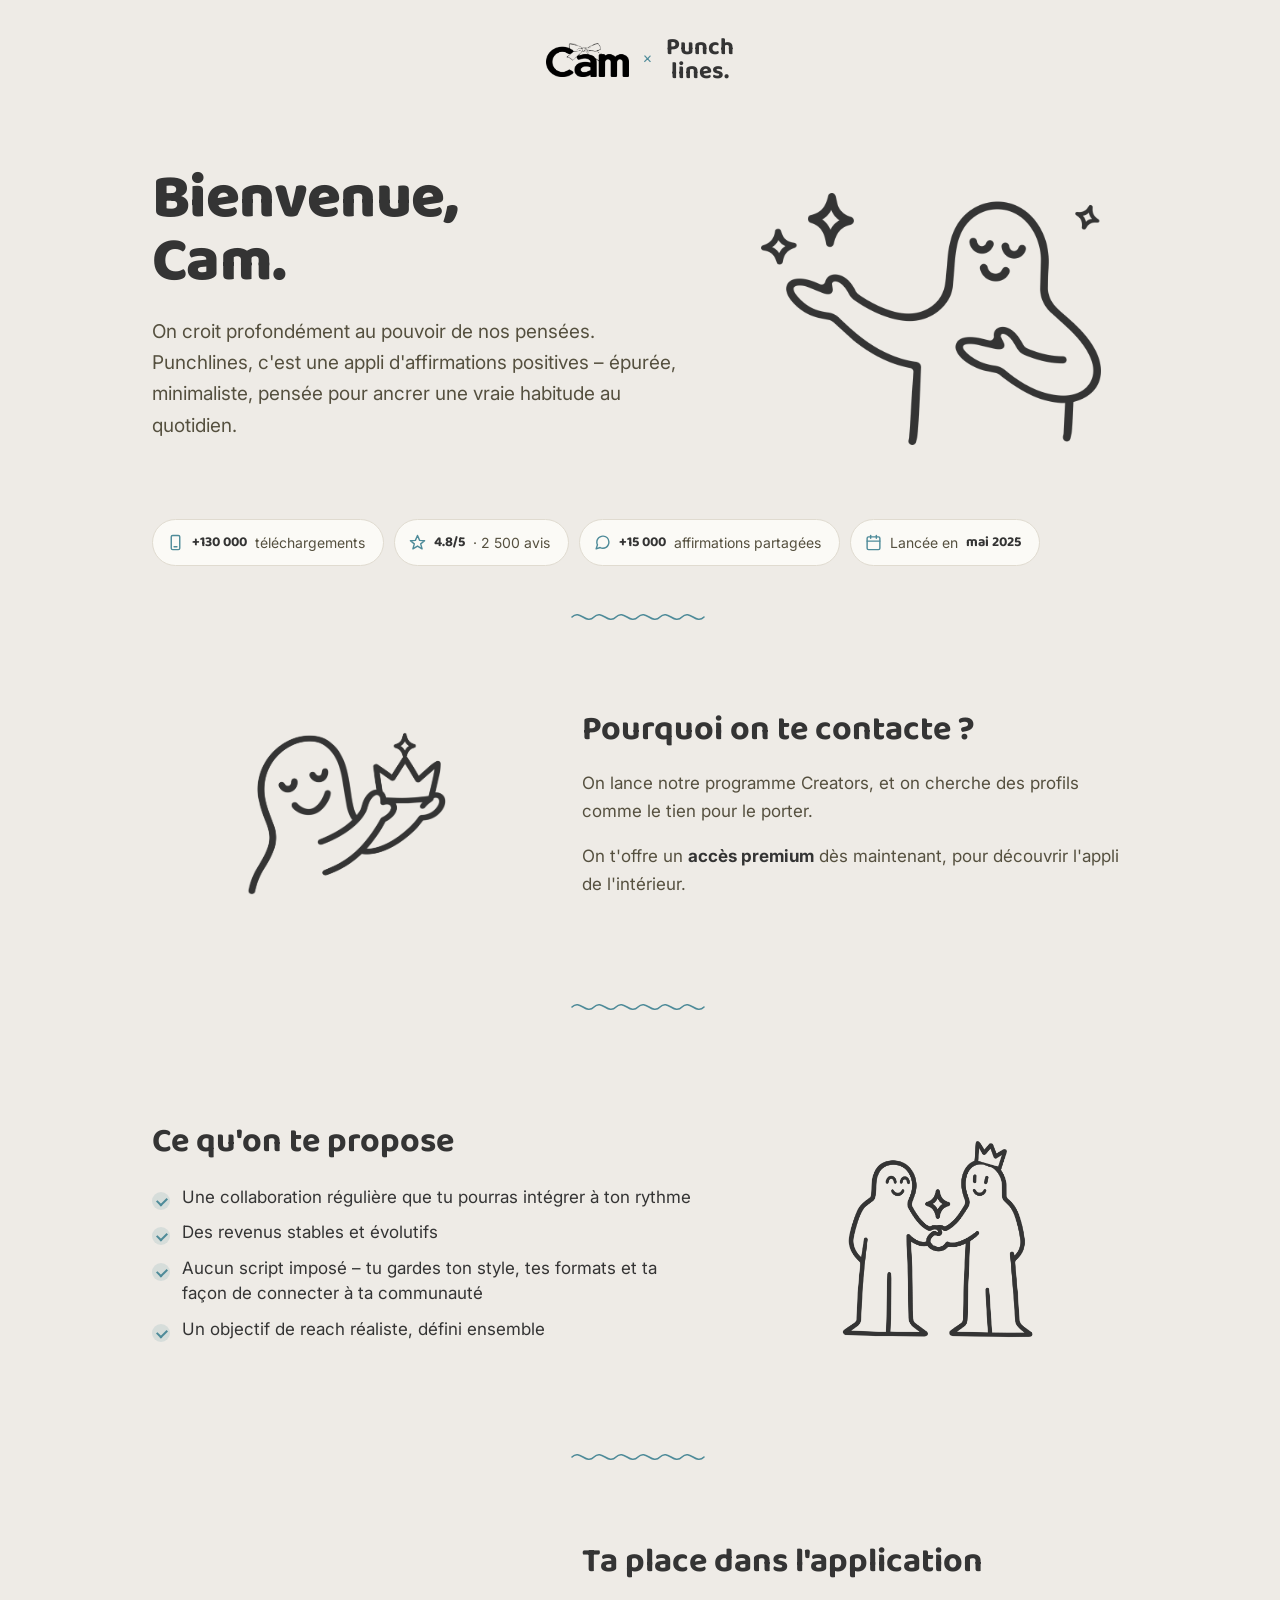
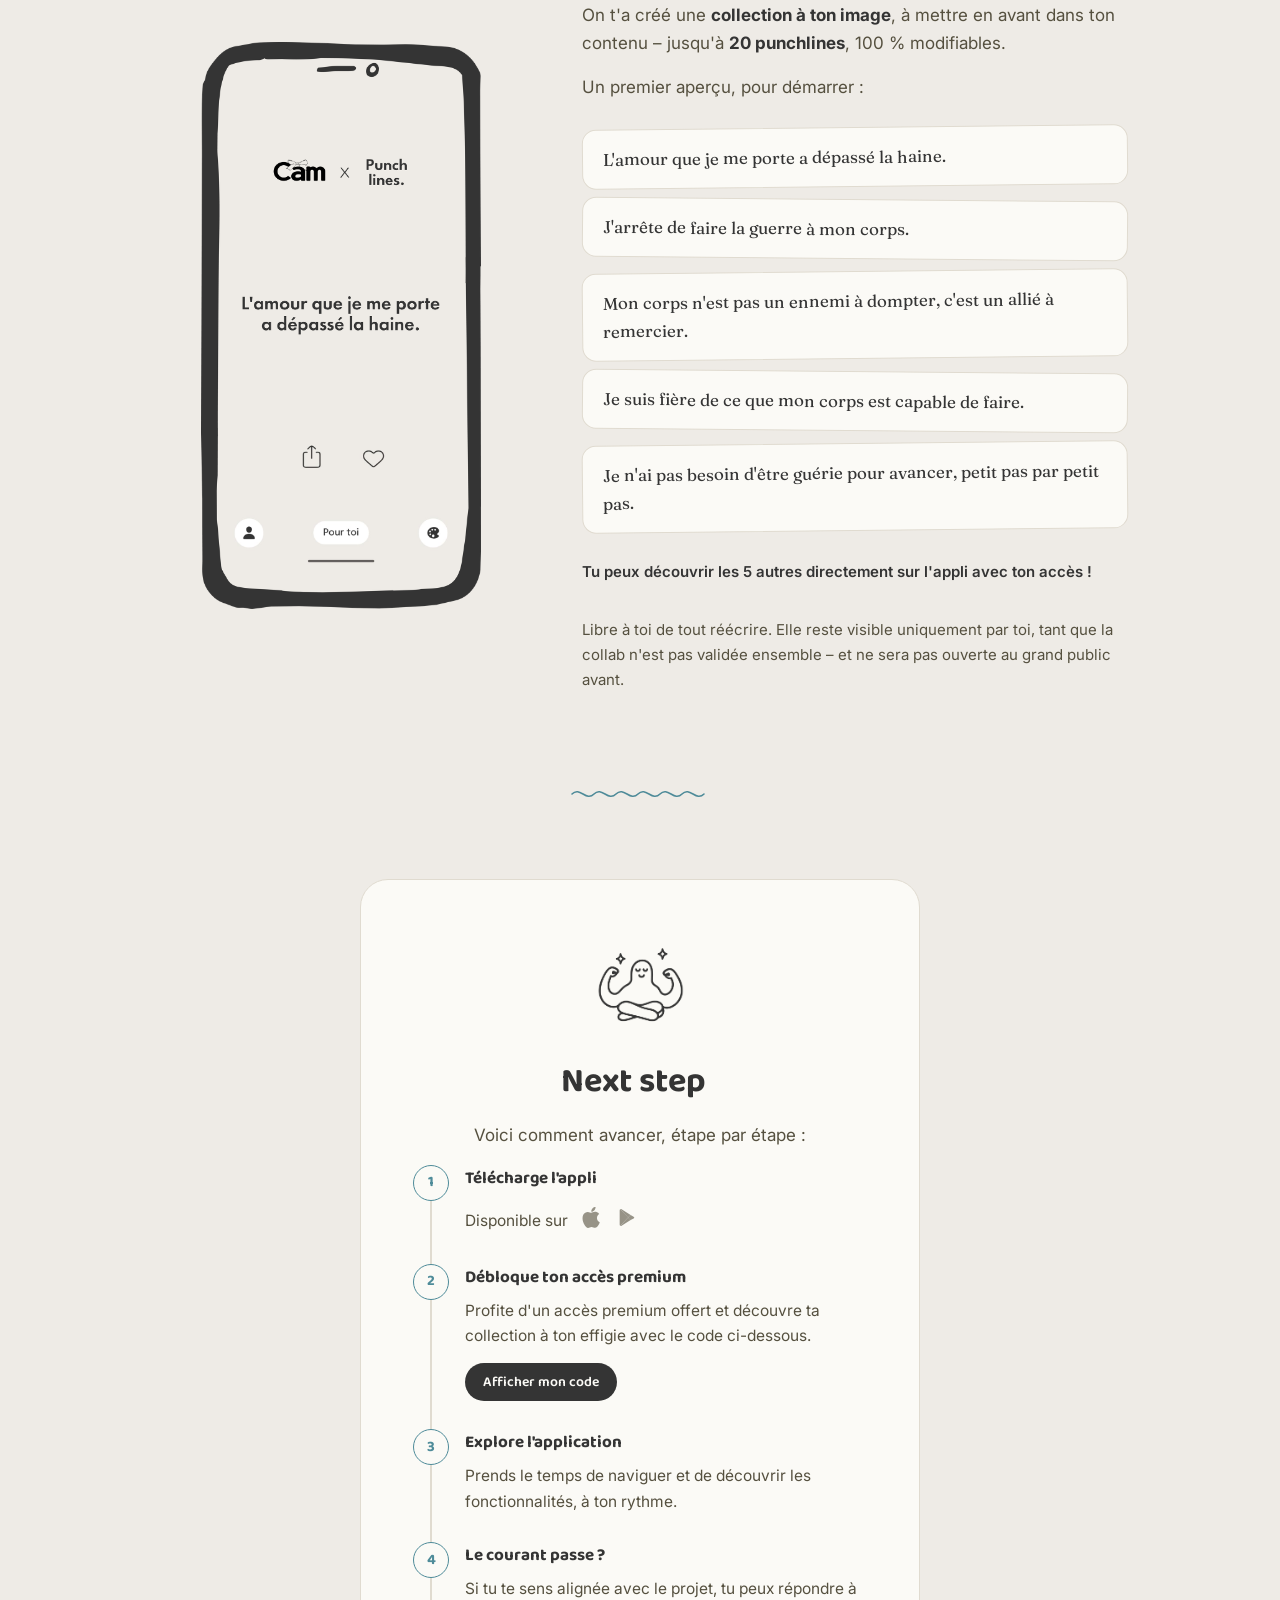
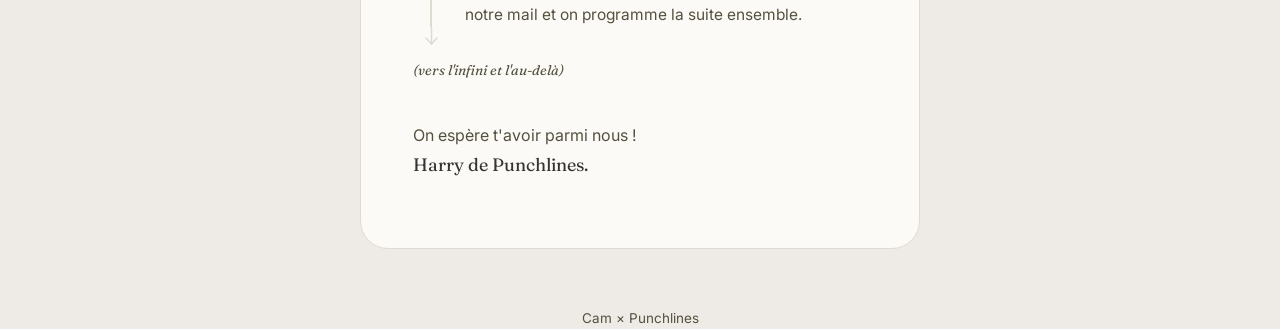
<file: beglees/index.html>
<!doctype html>
<html lang="fr">
<head>
<meta charset="UTF-8">
<meta name="viewport" content="width=device-width, initial-scale=1">
<title>Cam × Punchlines – Une collab à ton image</title>
<meta name="description" content="Punchlines invite Cam à rejoindre l'aventure : collab régulière, collection d'affirmations personnalisée et rémunération évolutive.">
<link rel="preconnect" href="https://fonts.googleapis.com">
<link rel="preconnect" href="https://fonts.gstatic.com" crossorigin>
<link href="https://fonts.googleapis.com/css2?family=Baloo+2:wght@500;600;700;800&family=Fraunces:ital,wght@0,600;0,700;1,500&family=Caveat:wght@600&family=Inter:wght@400;500;600&display=swap" rel="stylesheet">
<link rel="stylesheet" href="styles.css?v=1">
</head>
<body>

<header class="top wrap">
  <div class="wordmark">
    <img src="images/beglees_logo.png" alt="Cam" class="logo-img">
    <span class="x">×</span>
    <span class="punch">Punch<br>lines.</span>
  </div>
</header>

<main>

  <!-- HERO -->
  <section class="hero wrap">
    <div class="copy">
      <h1>Bienvenue,<br>Cam.</h1>
      <p class="lede">
        On croit profondément au pouvoir de nos pensées. Punchlines, c'est une appli
        d'affirmations positives – épurée, minimaliste, pensée pour ancrer une vraie
        habitude au quotidien.
      </p>
    </div>
    <div class="hero-art">
      <img src="images/bienvenue.png" alt="Illustration d'un personnage saluant, entouré d'étincelles">
    </div>
    <div class="stats">
      <span class="stat">
        <svg width="17" height="17" viewBox="0 0 24 24" fill="none" stroke="currentColor" stroke-width="2" stroke-linecap="round"><rect x="6" y="2" width="12" height="20" rx="2"/><line x1="10" y1="18" x2="14" y2="18"/></svg>
        <b>+130 000</b> téléchargements
      </span>
      <span class="stat">
        <svg width="17" height="17" viewBox="0 0 24 24" fill="none" stroke="currentColor" stroke-width="2" stroke-linecap="round" stroke-linejoin="round"><polygon points="12 2 15 9 22 9.5 16.5 14 18.5 21 12 17 5.5 21 7.5 14 2 9.5 9 9"/></svg>
        <b>4.8/5</b> · 2 500 avis
      </span>
      <span class="stat">
        <svg width="17" height="17" viewBox="0 0 24 24" fill="none" stroke="currentColor" stroke-width="2" stroke-linecap="round" stroke-linejoin="round"><path d="M21 11.5a8.38 8.38 0 0 1-.9 3.8 8.5 8.5 0 0 1-7.6 4.7 8.38 8.38 0 0 1-3.8-.9L3 21l1.9-5.7a8.38 8.38 0 0 1-.9-3.8 8.5 8.5 0 0 1 4.7-7.6 8.38 8.38 0 0 1 3.8-.9h.5a8.48 8.48 0 0 1 8 8v.5z"/></svg>
        <b>+15 000</b> affirmations partagées
      </span>
      <span class="stat">
        <svg width="17" height="17" viewBox="0 0 24 24" fill="none" stroke="currentColor" stroke-width="2" stroke-linecap="round" stroke-linejoin="round"><rect x="3" y="4" width="18" height="18" rx="2"/><line x1="16" y1="2" x2="16" y2="6"/><line x1="8" y1="2" x2="8" y2="6"/><line x1="3" y1="10" x2="21" y2="10"/></svg>
        Lancée en <b>mai 2025</b>
      </span>
    </div>
  </section>

  <div class="divider" aria-hidden="true">
    <svg width="140" height="18" viewBox="0 0 140 18" fill="none" stroke="currentColor" stroke-width="1.6">
      <path d="M2 9c8-8 14 8 22 0s14 8 22 0 14 8 22 0 14 8 22 0 14 8 22 0 14 8 22 0" stroke-linecap="round"/>
    </svg>
  </div>

  <!-- POURQUOI -->
  <section class="block wrap" id="pourquoi">
    <div class="split reverse">
      <div class="copy">
        <h2>Pourquoi on te contacte ?</h2>
        <p>
          On lance notre programme Creators, et on cherche des profils comme le tien
          pour le porter.
        </p>
        <p>
          On t'offre un <strong>accès premium</strong> dès maintenant, pour découvrir
          l'appli de l'intérieur.
        </p>
      </div>
      <div class="art">
        <img src="images/couronnement.png" alt="Illustration d'un personnage recevant une couronne">
      </div>
    </div>
  </section>

  <div class="divider" aria-hidden="true">
    <svg width="140" height="18" viewBox="0 0 140 18" fill="none" stroke="currentColor" stroke-width="1.6">
      <path d="M2 9c8-8 14 8 22 0s14 8 22 0 14 8 22 0 14 8 22 0 14 8 22 0 14 8 22 0" stroke-linecap="round"/>
    </svg>
  </div>

  <!-- CE QU'ON PROPOSE -->
  <section class="block wrap" id="collab">
    <div class="split">
      <div class="copy">
        <h2>Ce qu'on te propose</h2>
        <ul class="bullets">
          <li>Une collaboration régulière que tu pourras intégrer à ton rythme</li>
          <li>Des revenus stables et évolutifs</li>
          <li>Aucun script imposé – tu gardes ton style, tes formats et ta façon de connecter à ta communauté</li>
          <li>Un objectif de reach réaliste, défini ensemble</li>
        </ul>
      </div>
      <div class="art">
        <img src="images/handshake2.png" alt="Illustration de deux personnages se serrant la main, l'un portant une couronne">
      </div>
    </div>
  </section>

  <div class="divider" aria-hidden="true">
    <svg width="140" height="18" viewBox="0 0 140 18" fill="none" stroke="currentColor" stroke-width="1.6">
      <path d="M2 9c8-8 14 8 22 0s14 8 22 0 14 8 22 0 14 8 22 0 14 8 22 0 14 8 22 0" stroke-linecap="round"/>
    </svg>
  </div>

  <!-- COLLECTION -->
  <section class="block wrap" id="collection">
    <div class="split reverse">
      <div class="copy">
        <h2>Ta place dans l'application</h2>
        <p>
          On t'a créé une <strong>collection à ton image</strong>, à mettre en avant
          dans ton contenu – jusqu'à <strong>20 punchlines</strong>, 100&nbsp;% modifiables.
        </p>
        <p>Un premier aperçu, pour démarrer :</p>
        <ul class="affirmations">
          <li>L'amour que je me porte a dépassé la haine.</li>
          <li>J'arrête de faire la guerre à mon corps.</li>
          <li>Mon corps n'est pas un ennemi à dompter, c'est un allié à remercier.</li>
          <li>Je suis fière de ce que mon corps est capable de faire.</li>
          <li>Je n'ai pas besoin d'être guérie pour avancer, petit pas par petit pas.</li>
        </ul>
        <p class="teaser">Tu peux découvrir les 5 autres directement sur l'appli avec ton accès !</p>
        <p class="note">
          Libre à toi de tout réécrire. Elle reste visible uniquement par toi, tant que
          la collab n'est pas validée ensemble – et ne sera pas ouverte au grand public
          avant.
        </p>
      </div>
      <div class="art">
        <img src="images/illu_collection_cam.png" alt="Aperçu de l'écran de l'application montrant la collection Cam × Punchlines">
      </div>
    </div>
  </section>

  <div class="divider" aria-hidden="true">
    <svg width="140" height="18" viewBox="0 0 140 18" fill="none" stroke="currentColor" stroke-width="1.6">
      <path d="M2 9c8-8 14 8 22 0s14 8 22 0 14 8 22 0 14 8 22 0 14 8 22 0 14 8 22 0" stroke-linecap="round"/>
    </svg>
  </div>

  <!-- CTA -->
  <section class="block wrap" id="commencer">
    <div class="cta">
      <div class="art">
        <img src="images/meditation.png" alt="Illustration d'un personnage assis en tailleur, les bras levés en signe de force">
      </div>

      <h2>Next step</h2>
      <p class="cta-intro">Voici comment avancer, étape par étape :</p>

      <div class="steps-wrap">
        <div class="steps-line" aria-hidden="true"></div>
        <ol class="steps">
        <li class="step">
          <span class="step-num">1</span>
          <div class="step-body">
            <h3>Télécharge l'appli</h3>
            <div class="stores">
              <span class="stores-label">Disponible sur</span>
              <a class="store-icon" href="https://apps.apple.com/app/apple-store/id6744821000?pt=125279170&ct=website&mt=8" target="_blank" rel="noopener" aria-label="App Store">
                <svg width="21" height="21" viewBox="0 0 24 24" fill="currentColor"><path d="M17.05 12.536c-.03-3.06 2.497-4.53 2.61-4.6-1.424-2.08-3.636-2.365-4.42-2.398-1.883-.19-3.674 1.11-4.63 1.11-.958 0-2.428-1.083-3.99-1.053-2.053.03-3.944 1.194-5 3.037-2.133 3.698-.546 9.176 1.532 12.18 1.017 1.47 2.23 3.116 3.82 3.057 1.535-.062 2.114-.98 3.97-.98 1.856 0 2.38.98 4 .95 1.653-.03 2.7-1.5 3.71-2.98 1.17-1.71 1.65-3.37 1.68-3.45-.037-.017-3.22-1.237-3.25-4.9zM14.24 3.66c.84-1.02 1.41-2.44 1.25-3.86-1.21.05-2.68.81-3.55 1.83-.78.9-1.47 2.35-1.28 3.73 1.35.1 2.73-.68 3.58-1.7z"/></svg>
              </a>
              <a class="store-icon" href="https://play.google.com/store/apps/details?id=fr.harryjmg.punchlines" target="_blank" rel="noopener" aria-label="Google Play">
                <svg width="21" height="21" viewBox="0 0 24 24" fill="currentColor"><path d="M3.6 2.6c-.35.35-.55.85-.55 1.5v15.8c0 .65.2 1.15.55 1.5l.1.08L12.6 12v-.2L3.7 2.52l-.1.08z"/><path d="M15.5 15l-2.9-2.9v-.2l2.9-2.9.07.04 3.44 1.96c.98.56.98 1.44 0 2l-3.44 1.96-.07.04z"/><path d="M15.57 14.96 12.6 12 3.7 21.48c.34.36.9.4 1.53.05l10.34-6.57"/><path d="M15.57 9.04 5.23 2.47c-.63-.35-1.19-.3-1.53.06L12.6 12l2.97-2.96z"/></svg>
              </a>
            </div>
          </div>
        </li>

        <li class="step">
          <span class="step-num">2</span>
          <div class="step-body">
            <h3>Débloque ton accès premium</h3>
            <p>Profite d'un accès premium offert et découvre ta collection à ton effigie avec le code ci-dessous.</p>
            <div class="promo">
              <button type="button" id="revealCode" class="promo-reveal">Afficher mon code</button>
              <div class="promo-code-row" id="promoCodeRow" hidden>
                <span class="promo-code" id="promoCode">BEGLEES-6L3WK9</span>
                <button type="button" id="copyCode" class="copy-btn" aria-label="Copier le code">
                  <svg id="copyIcon" width="16" height="16" viewBox="0 0 24 24" fill="none" stroke="currentColor" stroke-width="2" stroke-linecap="round" stroke-linejoin="round"><rect x="9" y="9" width="12" height="12" rx="2"/><path d="M5 15H4a2 2 0 0 1-2-2V4a2 2 0 0 1 2-2h9a2 2 0 0 1 2 2v1"/></svg>
                  <svg id="checkIcon" width="16" height="16" viewBox="0 0 24 24" fill="none" stroke="currentColor" stroke-width="2" stroke-linecap="round" stroke-linejoin="round" hidden><polyline points="20 6 9 17 4 12"/></svg>
                </button>
              </div>
            </div>
          </div>
        </li>

        <li class="step">
          <span class="step-num">3</span>
          <div class="step-body">
            <h3>Explore l'application</h3>
            <p>Prends le temps de naviguer et de découvrir les fonctionnalités, à ton rythme.</p>
          </div>
        </li>

        <li class="step">
          <span class="step-num">4</span>
          <div class="step-body">
            <h3>Le courant passe ?</h3>
            <p>Si tu te sens alignée avec le projet, tu peux répondre à notre mail et on programme la suite ensemble.</p>
          </div>
        </li>
      </ol>
        <div class="steps-tail">
          <svg class="tail-arrow" width="13" height="24" viewBox="0 0 13 24" aria-hidden="true">
            <line x1="6.5" y1="0" x2="6.5" y2="17" stroke="currentColor" stroke-width="1.5" stroke-linecap="round"/>
            <line x1="6.5" y1="17" x2="1" y2="11" stroke="currentColor" stroke-width="1.5" stroke-linecap="round"/>
            <line x1="6.5" y1="17" x2="12" y2="11" stroke="currentColor" stroke-width="1.5" stroke-linecap="round"/>
          </svg>
          <p class="infinity-note">(vers l'infini et l'au-delà)</p>
        </div>
      </div>

      <p class="sign">
        <span class="sign-line">On espère t'avoir parmi nous !</span><br>
        <span class="sign-name">Harry de Punchlines.</span>
      </p>
    </div>
  </section>

</main>

<footer class="wrap">
  Cam × Punchlines
</footer>

<script>
  (function () {
    function positionStepsLine() {
      var wrap = document.querySelector('.steps-wrap');
      var line = document.querySelector('.steps-line');
      var nums = document.querySelectorAll('.step-num');
      var lastLi = document.querySelector('.steps li.step:last-child');
      if (!wrap || !line || !nums.length || !lastLi) return;

      var wrapRect = wrap.getBoundingClientRect();
      var firstRect = nums[0].getBoundingClientRect();
      var lastLiRect = lastLi.getBoundingClientRect();

      var firstCenter = firstRect.top + firstRect.height / 2 - wrapRect.top;
      var lastBottom = lastLiRect.bottom - wrapRect.top;

      line.style.top = firstCenter + 'px';
      line.style.height = (lastBottom - firstCenter) + 'px';
    }

    window.addEventListener('load', positionStepsLine);
    window.addEventListener('resize', positionStepsLine);
    if (document.fonts && document.fonts.ready) {
      document.fonts.ready.then(positionStepsLine);
    }
    setTimeout(positionStepsLine, 300);
    window.positionStepsLine = positionStepsLine;
  })();
</script>

<script>
  (function () {
    var revealBtn = document.getElementById('revealCode');
    var promoCodeRow = document.getElementById('promoCodeRow');
    var promoCode = document.getElementById('promoCode');
    var copyBtn = document.getElementById('copyCode');
    var copyIcon = document.getElementById('copyIcon');
    var checkIcon = document.getElementById('checkIcon');
    if (!revealBtn || !promoCodeRow || !promoCode) return;

    var colors = ['#4e8b99', '#343434', '#c2932f', '#d98d80', '#fbfaf6'];

    function burstConfetti(originEl) {
      var rect = originEl.getBoundingClientRect();
      var originX = rect.left + rect.width / 2;
      var originY = rect.top + rect.height / 2;
      var count = 26;

      for (var i = 0; i < count; i++) {
        var piece = document.createElement('span');
        var size = 6 + Math.random() * 5;
        var angle = Math.random() * Math.PI * 2;
        var distance = 60 + Math.random() * 90;
        var dx = Math.cos(angle) * distance;
        var dy = Math.sin(angle) * distance - 40;
        var rotate = Math.random() * 360;
        var color = colors[Math.floor(Math.random() * colors.length)];
        var isCircle = Math.random() > 0.5;

        piece.style.position = 'fixed';
        piece.style.left = originX + 'px';
        piece.style.top = originY + 'px';
        piece.style.width = size + 'px';
        piece.style.height = (isCircle ? size : size * 0.6) + 'px';
        piece.style.background = color;
        piece.style.borderRadius = isCircle ? '50%' : '2px';
        piece.style.pointerEvents = 'none';
        piece.style.zIndex = '9999';
        piece.style.opacity = '1';
        piece.style.transform = 'translate(-50%, -50%) rotate(0deg)';
        piece.style.transition = 'transform 0.8s cubic-bezier(.2,.7,.3,1), opacity 0.8s ease';
        document.body.appendChild(piece);

        requestAnimationFrame(function (p, tx, ty, rot) {
          return function () {
            p.style.transform = 'translate(calc(-50% + ' + tx + 'px), calc(-50% + ' + ty + 'px)) rotate(' + rot + 'deg)';
            p.style.opacity = '0';
          };
        }(piece, dx, dy, rotate));

        (function (p) {
          setTimeout(function () { p.remove(); }, 850);
        })(piece);
      }
    }

    revealBtn.addEventListener('click', function () {
      revealBtn.hidden = true;
      promoCodeRow.hidden = false;
      burstConfetti(promoCodeRow);
      if (window.positionStepsLine) {
        requestAnimationFrame(window.positionStepsLine);
      }
    });

    if (copyBtn) {
      copyBtn.addEventListener('click', function () {
        var text = promoCode.textContent.trim();
        function showCopied() {
          copyIcon.hidden = true;
          checkIcon.hidden = false;
          copyBtn.classList.add('copied');
          setTimeout(function () {
            copyIcon.hidden = false;
            checkIcon.hidden = true;
            copyBtn.classList.remove('copied');
          }, 1600);
        }
        if (navigator.clipboard && navigator.clipboard.writeText) {
          navigator.clipboard.writeText(text).then(showCopied);
        } else {
          var tmp = document.createElement('textarea');
          tmp.value = text;
          tmp.style.position = 'fixed';
          tmp.style.opacity = '0';
          document.body.appendChild(tmp);
          tmp.select();
          try { document.execCommand('copy'); } catch (e) {}
          document.body.removeChild(tmp);
          showCopied();
        }
      });
    }
  })();
</script>

</body>
</html>
</file>
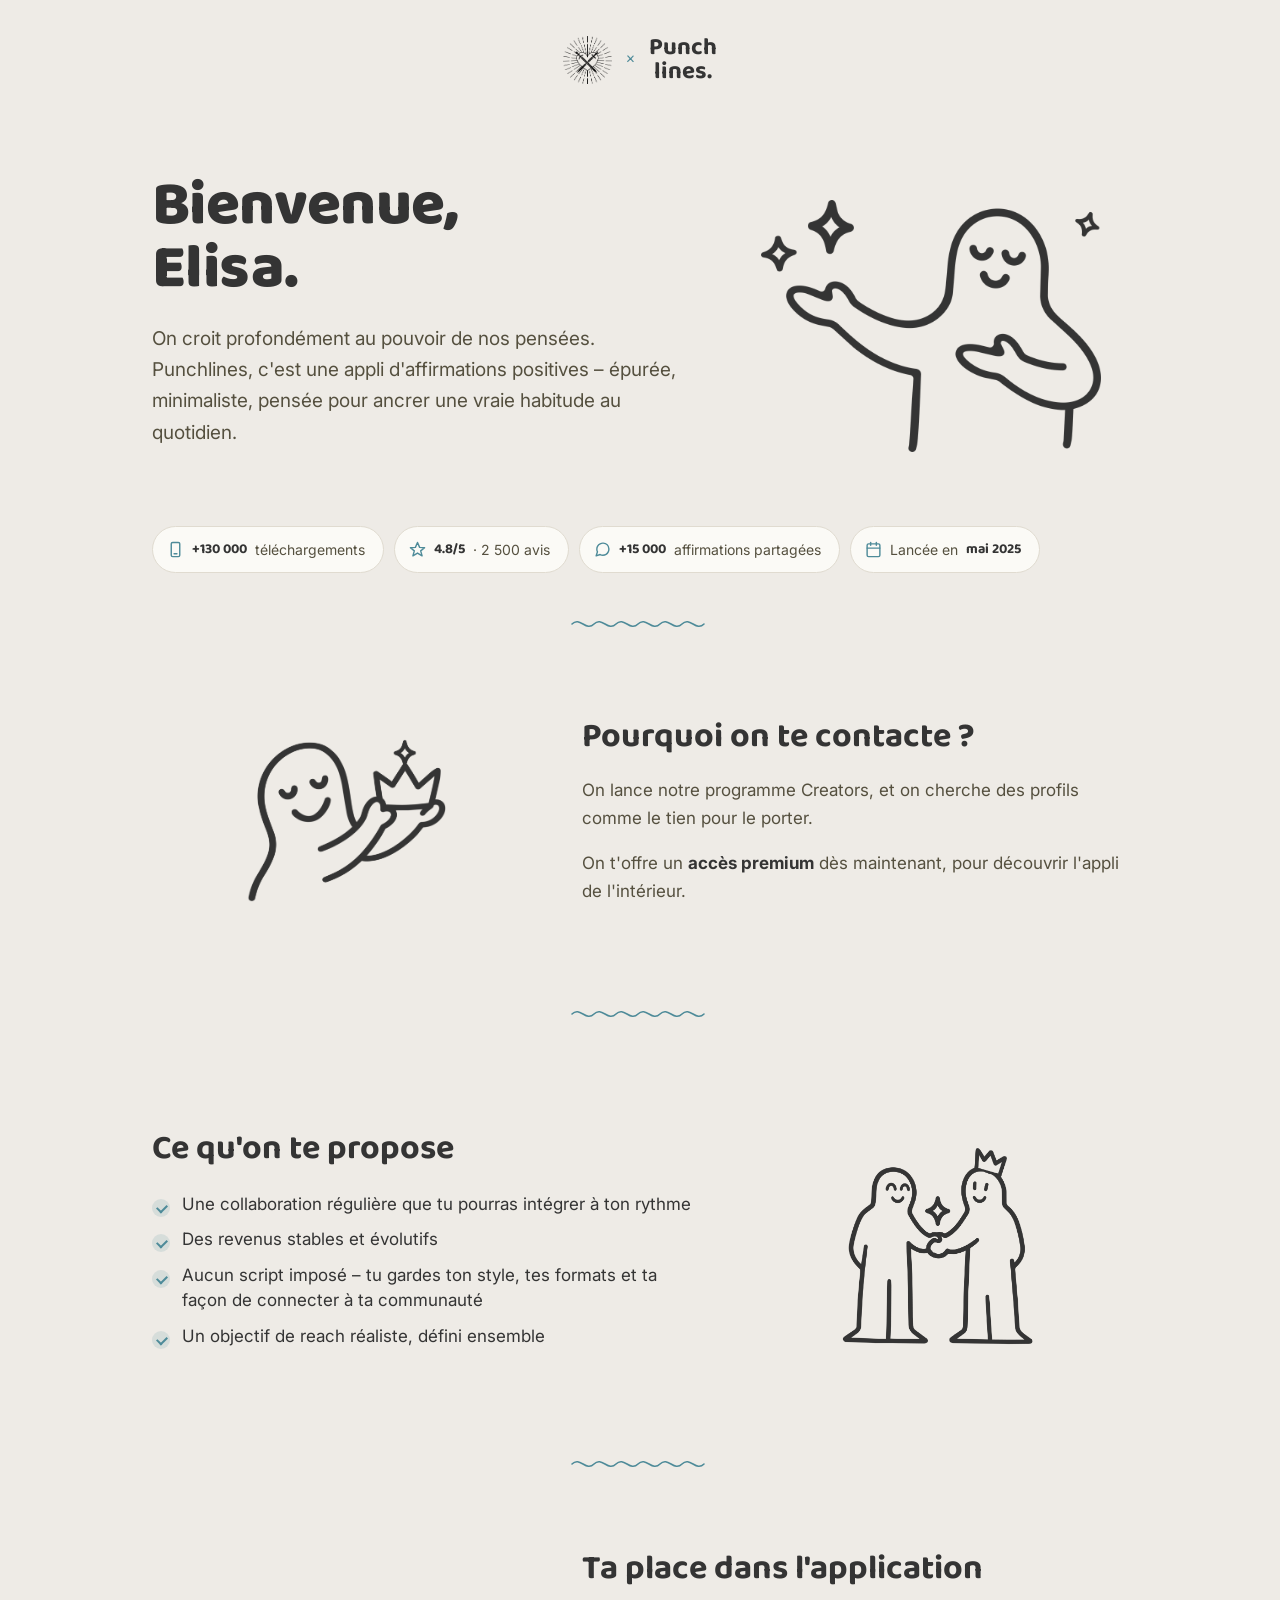
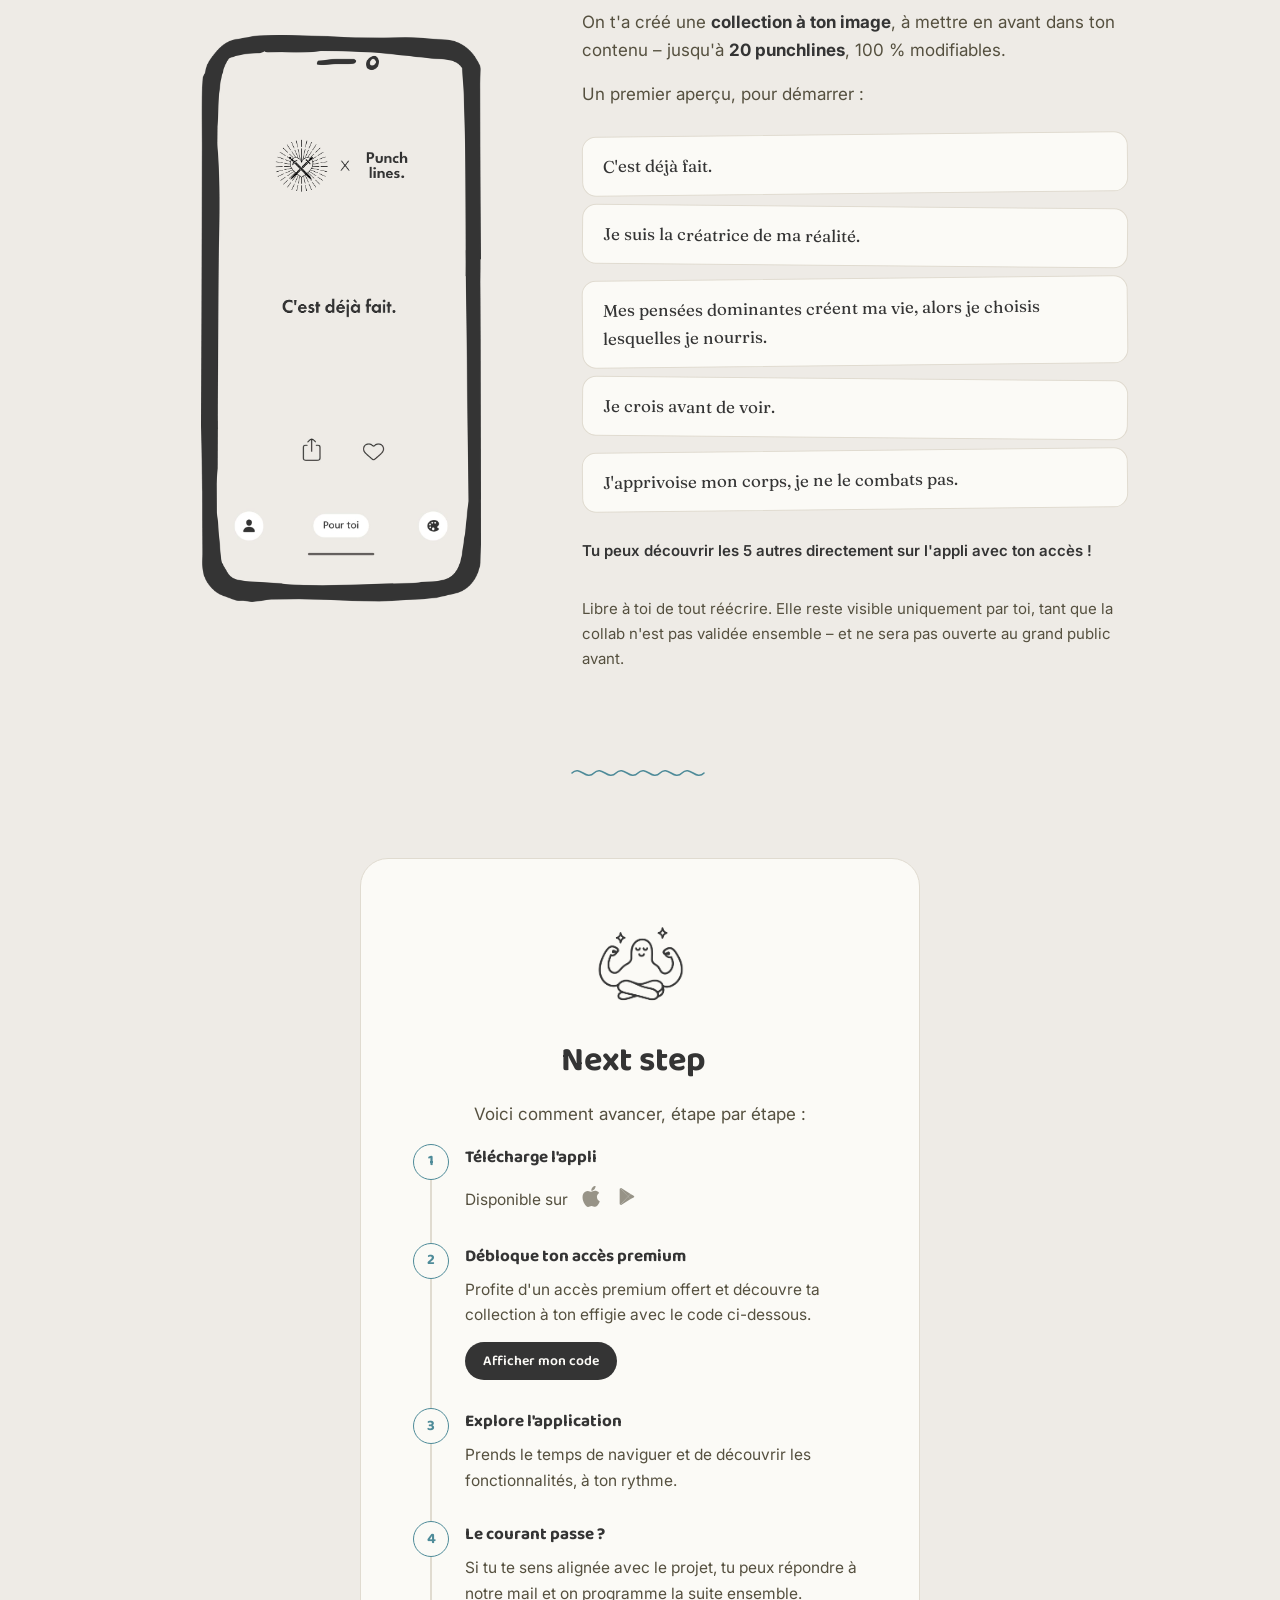
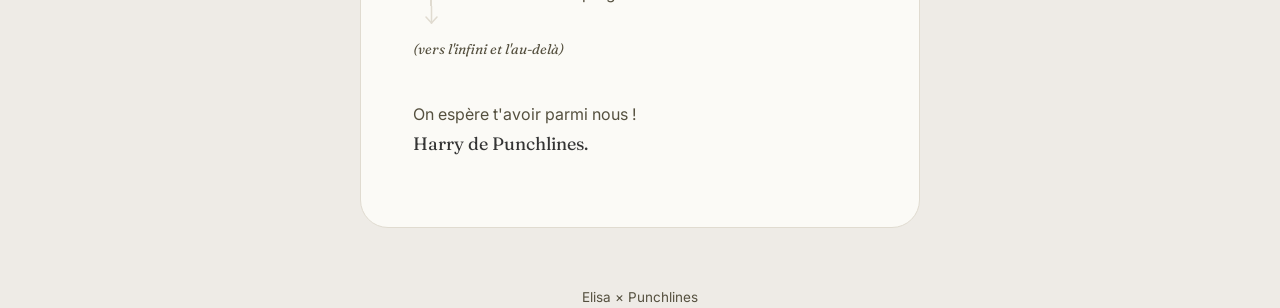
<file: elisabenslimane/index.html>
<!doctype html>
<html lang="fr">
<head>
<meta charset="UTF-8">
<meta name="viewport" content="width=device-width, initial-scale=1">
<title>Elisa × Punchlines – Une collab à ton image</title>
<meta name="description" content="Punchlines invite Elisa à rejoindre l'aventure : collab régulière, collection d'affirmations personnalisée et rémunération évolutive.">
<link rel="preconnect" href="https://fonts.googleapis.com">
<link rel="preconnect" href="https://fonts.gstatic.com" crossorigin>
<link href="https://fonts.googleapis.com/css2?family=Baloo+2:wght@500;600;700;800&family=Fraunces:ital,wght@0,600;0,700;1,500&family=Caveat:wght@600&family=Inter:wght@400;500;600&display=swap" rel="stylesheet">
<link rel="stylesheet" href="styles.css?v=1">
</head>
<body>

<header class="top wrap">
  <div class="wordmark">
    <img src="images/elisa_logo.png" alt="Elisa" class="logo-img">
    <span class="x">×</span>
    <span class="punch">Punch<br>lines.</span>
  </div>
</header>

<main>

  <!-- HERO -->
  <section class="hero wrap">
    <div class="copy">
      <h1>Bienvenue,<br>Elisa.</h1>
      <p class="lede">
        On croit profondément au pouvoir de nos pensées. Punchlines, c'est une appli
        d'affirmations positives – épurée, minimaliste, pensée pour ancrer une vraie
        habitude au quotidien.
      </p>
    </div>
    <div class="hero-art">
      <img src="images/bienvenue.png" alt="Illustration d'un personnage saluant, entouré d'étincelles">
    </div>
    <div class="stats">
      <span class="stat">
        <svg width="17" height="17" viewBox="0 0 24 24" fill="none" stroke="currentColor" stroke-width="2" stroke-linecap="round"><rect x="6" y="2" width="12" height="20" rx="2"/><line x1="10" y1="18" x2="14" y2="18"/></svg>
        <b>+130 000</b> téléchargements
      </span>
      <span class="stat">
        <svg width="17" height="17" viewBox="0 0 24 24" fill="none" stroke="currentColor" stroke-width="2" stroke-linecap="round" stroke-linejoin="round"><polygon points="12 2 15 9 22 9.5 16.5 14 18.5 21 12 17 5.5 21 7.5 14 2 9.5 9 9"/></svg>
        <b>4.8/5</b> · 2 500 avis
      </span>
      <span class="stat">
        <svg width="17" height="17" viewBox="0 0 24 24" fill="none" stroke="currentColor" stroke-width="2" stroke-linecap="round" stroke-linejoin="round"><path d="M21 11.5a8.38 8.38 0 0 1-.9 3.8 8.5 8.5 0 0 1-7.6 4.7 8.38 8.38 0 0 1-3.8-.9L3 21l1.9-5.7a8.38 8.38 0 0 1-.9-3.8 8.5 8.5 0 0 1 4.7-7.6 8.38 8.38 0 0 1 3.8-.9h.5a8.48 8.48 0 0 1 8 8v.5z"/></svg>
        <b>+15 000</b> affirmations partagées
      </span>
      <span class="stat">
        <svg width="17" height="17" viewBox="0 0 24 24" fill="none" stroke="currentColor" stroke-width="2" stroke-linecap="round" stroke-linejoin="round"><rect x="3" y="4" width="18" height="18" rx="2"/><line x1="16" y1="2" x2="16" y2="6"/><line x1="8" y1="2" x2="8" y2="6"/><line x1="3" y1="10" x2="21" y2="10"/></svg>
        Lancée en <b>mai 2025</b>
      </span>
    </div>
  </section>

  <div class="divider" aria-hidden="true">
    <svg width="140" height="18" viewBox="0 0 140 18" fill="none" stroke="currentColor" stroke-width="1.6">
      <path d="M2 9c8-8 14 8 22 0s14 8 22 0 14 8 22 0 14 8 22 0 14 8 22 0 14 8 22 0" stroke-linecap="round"/>
    </svg>
  </div>

  <!-- POURQUOI -->
  <section class="block wrap" id="pourquoi">
    <div class="split reverse">
      <div class="copy">
        <h2>Pourquoi on te contacte ?</h2>
        <p>
          On lance notre programme Creators, et on cherche des profils comme le tien
          pour le porter.
        </p>
        <p>
          On t'offre un <strong>accès premium</strong> dès maintenant, pour découvrir
          l'appli de l'intérieur.
        </p>
      </div>
      <div class="art">
        <img src="images/couronnement.png" alt="Illustration d'un personnage recevant une couronne">
      </div>
    </div>
  </section>

  <div class="divider" aria-hidden="true">
    <svg width="140" height="18" viewBox="0 0 140 18" fill="none" stroke="currentColor" stroke-width="1.6">
      <path d="M2 9c8-8 14 8 22 0s14 8 22 0 14 8 22 0 14 8 22 0 14 8 22 0 14 8 22 0" stroke-linecap="round"/>
    </svg>
  </div>

  <!-- CE QU'ON PROPOSE -->
  <section class="block wrap" id="collab">
    <div class="split">
      <div class="copy">
        <h2>Ce qu'on te propose</h2>
        <ul class="bullets">
          <li>Une collaboration régulière que tu pourras intégrer à ton rythme</li>
          <li>Des revenus stables et évolutifs</li>
          <li>Aucun script imposé – tu gardes ton style, tes formats et ta façon de connecter à ta communauté</li>
          <li>Un objectif de reach réaliste, défini ensemble</li>
        </ul>
      </div>
      <div class="art">
        <img src="images/handshake2.png" alt="Illustration de deux personnages se serrant la main, l'un portant une couronne">
      </div>
    </div>
  </section>

  <div class="divider" aria-hidden="true">
    <svg width="140" height="18" viewBox="0 0 140 18" fill="none" stroke="currentColor" stroke-width="1.6">
      <path d="M2 9c8-8 14 8 22 0s14 8 22 0 14 8 22 0 14 8 22 0 14 8 22 0 14 8 22 0" stroke-linecap="round"/>
    </svg>
  </div>

  <!-- COLLECTION -->
  <section class="block wrap" id="collection">
    <div class="split reverse">
      <div class="copy">
        <h2>Ta place dans l'application</h2>
        <p>
          On t'a créé une <strong>collection à ton image</strong>, à mettre en avant
          dans ton contenu – jusqu'à <strong>20 punchlines</strong>, 100&nbsp;% modifiables.
        </p>
        <p>Un premier aperçu, pour démarrer :</p>
        <ul class="affirmations">
          <li>C'est déjà fait.</li>
          <li>Je suis la créatrice de ma réalité.</li>
          <li>Mes pensées dominantes créent ma vie, alors je choisis lesquelles je nourris.</li>
          <li>Je crois avant de voir.</li>
          <li>J'apprivoise mon corps, je ne le combats pas.</li>
        </ul>
        <p class="teaser">Tu peux découvrir les 5 autres directement sur l'appli avec ton accès !</p>
        <p class="note">
          Libre à toi de tout réécrire. Elle reste visible uniquement par toi, tant que
          la collab n'est pas validée ensemble – et ne sera pas ouverte au grand public
          avant.
        </p>
      </div>
      <div class="art">
        <img src="images/illu_collection_elisa.png" alt="Aperçu de l'écran de l'application montrant la collection Elisa × Punchlines">
      </div>
    </div>
  </section>

  <div class="divider" aria-hidden="true">
    <svg width="140" height="18" viewBox="0 0 140 18" fill="none" stroke="currentColor" stroke-width="1.6">
      <path d="M2 9c8-8 14 8 22 0s14 8 22 0 14 8 22 0 14 8 22 0 14 8 22 0 14 8 22 0" stroke-linecap="round"/>
    </svg>
  </div>

  <!-- CTA -->
  <section class="block wrap" id="commencer">
    <div class="cta">
      <div class="art">
        <img src="images/meditation.png" alt="Illustration d'un personnage assis en tailleur, les bras levés en signe de force">
      </div>

      <h2>Next step</h2>
      <p class="cta-intro">Voici comment avancer, étape par étape :</p>

      <div class="steps-wrap">
        <div class="steps-line" aria-hidden="true"></div>
        <ol class="steps">
        <li class="step">
          <span class="step-num">1</span>
          <div class="step-body">
            <h3>Télécharge l'appli</h3>
            <div class="stores">
              <span class="stores-label">Disponible sur</span>
              <a class="store-icon" href="https://apps.apple.com/app/apple-store/id6744821000?pt=125279170&ct=website&mt=8" target="_blank" rel="noopener" aria-label="App Store">
                <svg width="21" height="21" viewBox="0 0 24 24" fill="currentColor"><path d="M17.05 12.536c-.03-3.06 2.497-4.53 2.61-4.6-1.424-2.08-3.636-2.365-4.42-2.398-1.883-.19-3.674 1.11-4.63 1.11-.958 0-2.428-1.083-3.99-1.053-2.053.03-3.944 1.194-5 3.037-2.133 3.698-.546 9.176 1.532 12.18 1.017 1.47 2.23 3.116 3.82 3.057 1.535-.062 2.114-.98 3.97-.98 1.856 0 2.38.98 4 .95 1.653-.03 2.7-1.5 3.71-2.98 1.17-1.71 1.65-3.37 1.68-3.45-.037-.017-3.22-1.237-3.25-4.9zM14.24 3.66c.84-1.02 1.41-2.44 1.25-3.86-1.21.05-2.68.81-3.55 1.83-.78.9-1.47 2.35-1.28 3.73 1.35.1 2.73-.68 3.58-1.7z"/></svg>
              </a>
              <a class="store-icon" href="https://play.google.com/store/apps/details?id=fr.harryjmg.punchlines" target="_blank" rel="noopener" aria-label="Google Play">
                <svg width="21" height="21" viewBox="0 0 24 24" fill="currentColor"><path d="M3.6 2.6c-.35.35-.55.85-.55 1.5v15.8c0 .65.2 1.15.55 1.5l.1.08L12.6 12v-.2L3.7 2.52l-.1.08z"/><path d="M15.5 15l-2.9-2.9v-.2l2.9-2.9.07.04 3.44 1.96c.98.56.98 1.44 0 2l-3.44 1.96-.07.04z"/><path d="M15.57 14.96 12.6 12 3.7 21.48c.34.36.9.4 1.53.05l10.34-6.57"/><path d="M15.57 9.04 5.23 2.47c-.63-.35-1.19-.3-1.53.06L12.6 12l2.97-2.96z"/></svg>
              </a>
            </div>
          </div>
        </li>

        <li class="step">
          <span class="step-num">2</span>
          <div class="step-body">
            <h3>Débloque ton accès premium</h3>
            <p>Profite d'un accès premium offert et découvre ta collection à ton effigie avec le code ci-dessous.</p>
            <div class="promo">
              <button type="button" id="revealCode" class="promo-reveal">Afficher mon code</button>
              <div class="promo-code-row" id="promoCodeRow" hidden>
                <span class="promo-code" id="promoCode">ELISA-NBR4B7</span>
                <button type="button" id="copyCode" class="copy-btn" aria-label="Copier le code">
                  <svg id="copyIcon" width="16" height="16" viewBox="0 0 24 24" fill="none" stroke="currentColor" stroke-width="2" stroke-linecap="round" stroke-linejoin="round"><rect x="9" y="9" width="12" height="12" rx="2"/><path d="M5 15H4a2 2 0 0 1-2-2V4a2 2 0 0 1 2-2h9a2 2 0 0 1 2 2v1"/></svg>
                  <svg id="checkIcon" width="16" height="16" viewBox="0 0 24 24" fill="none" stroke="currentColor" stroke-width="2" stroke-linecap="round" stroke-linejoin="round" hidden><polyline points="20 6 9 17 4 12"/></svg>
                </button>
              </div>
            </div>
          </div>
        </li>

        <li class="step">
          <span class="step-num">3</span>
          <div class="step-body">
            <h3>Explore l'application</h3>
            <p>Prends le temps de naviguer et de découvrir les fonctionnalités, à ton rythme.</p>
          </div>
        </li>

        <li class="step">
          <span class="step-num">4</span>
          <div class="step-body">
            <h3>Le courant passe ?</h3>
            <p>Si tu te sens alignée avec le projet, tu peux répondre à notre mail et on programme la suite ensemble.</p>
          </div>
        </li>
      </ol>
        <div class="steps-tail">
          <svg class="tail-arrow" width="13" height="24" viewBox="0 0 13 24" aria-hidden="true">
            <line x1="6.5" y1="0" x2="6.5" y2="17" stroke="currentColor" stroke-width="1.5" stroke-linecap="round"/>
            <line x1="6.5" y1="17" x2="1" y2="11" stroke="currentColor" stroke-width="1.5" stroke-linecap="round"/>
            <line x1="6.5" y1="17" x2="12" y2="11" stroke="currentColor" stroke-width="1.5" stroke-linecap="round"/>
          </svg>
          <p class="infinity-note">(vers l'infini et l'au-delà)</p>
        </div>
      </div>

      <p class="sign">
        <span class="sign-line">On espère t'avoir parmi nous !</span><br>
        <span class="sign-name">Harry de Punchlines.</span>
      </p>
    </div>
  </section>

</main>

<footer class="wrap">
  Elisa × Punchlines
</footer>

<script>
  (function () {
    function positionStepsLine() {
      var wrap = document.querySelector('.steps-wrap');
      var line = document.querySelector('.steps-line');
      var nums = document.querySelectorAll('.step-num');
      var lastLi = document.querySelector('.steps li.step:last-child');
      if (!wrap || !line || !nums.length || !lastLi) return;

      var wrapRect = wrap.getBoundingClientRect();
      var firstRect = nums[0].getBoundingClientRect();
      var lastLiRect = lastLi.getBoundingClientRect();

      var firstCenter = firstRect.top + firstRect.height / 2 - wrapRect.top;
      var lastBottom = lastLiRect.bottom - wrapRect.top;

      line.style.top = firstCenter + 'px';
      line.style.height = (lastBottom - firstCenter) + 'px';
    }

    window.addEventListener('load', positionStepsLine);
    window.addEventListener('resize', positionStepsLine);
    if (document.fonts && document.fonts.ready) {
      document.fonts.ready.then(positionStepsLine);
    }
    setTimeout(positionStepsLine, 300);
    window.positionStepsLine = positionStepsLine;
  })();
</script>

<script>
  (function () {
    var revealBtn = document.getElementById('revealCode');
    var promoCodeRow = document.getElementById('promoCodeRow');
    var promoCode = document.getElementById('promoCode');
    var copyBtn = document.getElementById('copyCode');
    var copyIcon = document.getElementById('copyIcon');
    var checkIcon = document.getElementById('checkIcon');
    if (!revealBtn || !promoCodeRow || !promoCode) return;

    var colors = ['#4e8b99', '#343434', '#c2932f', '#d98d80', '#fbfaf6'];

    function burstConfetti(originEl) {
      var rect = originEl.getBoundingClientRect();
      var originX = rect.left + rect.width / 2;
      var originY = rect.top + rect.height / 2;
      var count = 26;

      for (var i = 0; i < count; i++) {
        var piece = document.createElement('span');
        var size = 6 + Math.random() * 5;
        var angle = Math.random() * Math.PI * 2;
        var distance = 60 + Math.random() * 90;
        var dx = Math.cos(angle) * distance;
        var dy = Math.sin(angle) * distance - 40;
        var rotate = Math.random() * 360;
        var color = colors[Math.floor(Math.random() * colors.length)];
        var isCircle = Math.random() > 0.5;

        piece.style.position = 'fixed';
        piece.style.left = originX + 'px';
        piece.style.top = originY + 'px';
        piece.style.width = size + 'px';
        piece.style.height = (isCircle ? size : size * 0.6) + 'px';
        piece.style.background = color;
        piece.style.borderRadius = isCircle ? '50%' : '2px';
        piece.style.pointerEvents = 'none';
        piece.style.zIndex = '9999';
        piece.style.opacity = '1';
        piece.style.transform = 'translate(-50%, -50%) rotate(0deg)';
        piece.style.transition = 'transform 0.8s cubic-bezier(.2,.7,.3,1), opacity 0.8s ease';
        document.body.appendChild(piece);

        requestAnimationFrame(function (p, tx, ty, rot) {
          return function () {
            p.style.transform = 'translate(calc(-50% + ' + tx + 'px), calc(-50% + ' + ty + 'px)) rotate(' + rot + 'deg)';
            p.style.opacity = '0';
          };
        }(piece, dx, dy, rotate));

        (function (p) {
          setTimeout(function () { p.remove(); }, 850);
        })(piece);
      }
    }

    revealBtn.addEventListener('click', function () {
      revealBtn.hidden = true;
      promoCodeRow.hidden = false;
      burstConfetti(promoCodeRow);
      if (window.positionStepsLine) {
        requestAnimationFrame(window.positionStepsLine);
      }
    });

    if (copyBtn) {
      copyBtn.addEventListener('click', function () {
        var text = promoCode.textContent.trim();
        function showCopied() {
          copyIcon.hidden = true;
          checkIcon.hidden = false;
          copyBtn.classList.add('copied');
          setTimeout(function () {
            copyIcon.hidden = false;
            checkIcon.hidden = true;
            copyBtn.classList.remove('copied');
          }, 1600);
        }
        if (navigator.clipboard && navigator.clipboard.writeText) {
          navigator.clipboard.writeText(text).then(showCopied);
        } else {
          var tmp = document.createElement('textarea');
          tmp.value = text;
          tmp.style.position = 'fixed';
          tmp.style.opacity = '0';
          document.body.appendChild(tmp);
          tmp.select();
          try { document.execCommand('copy'); } catch (e) {}
          document.body.removeChild(tmp);
          showCopied();
        }
      });
    }
  })();
</script>

</body>
</html>
</file>
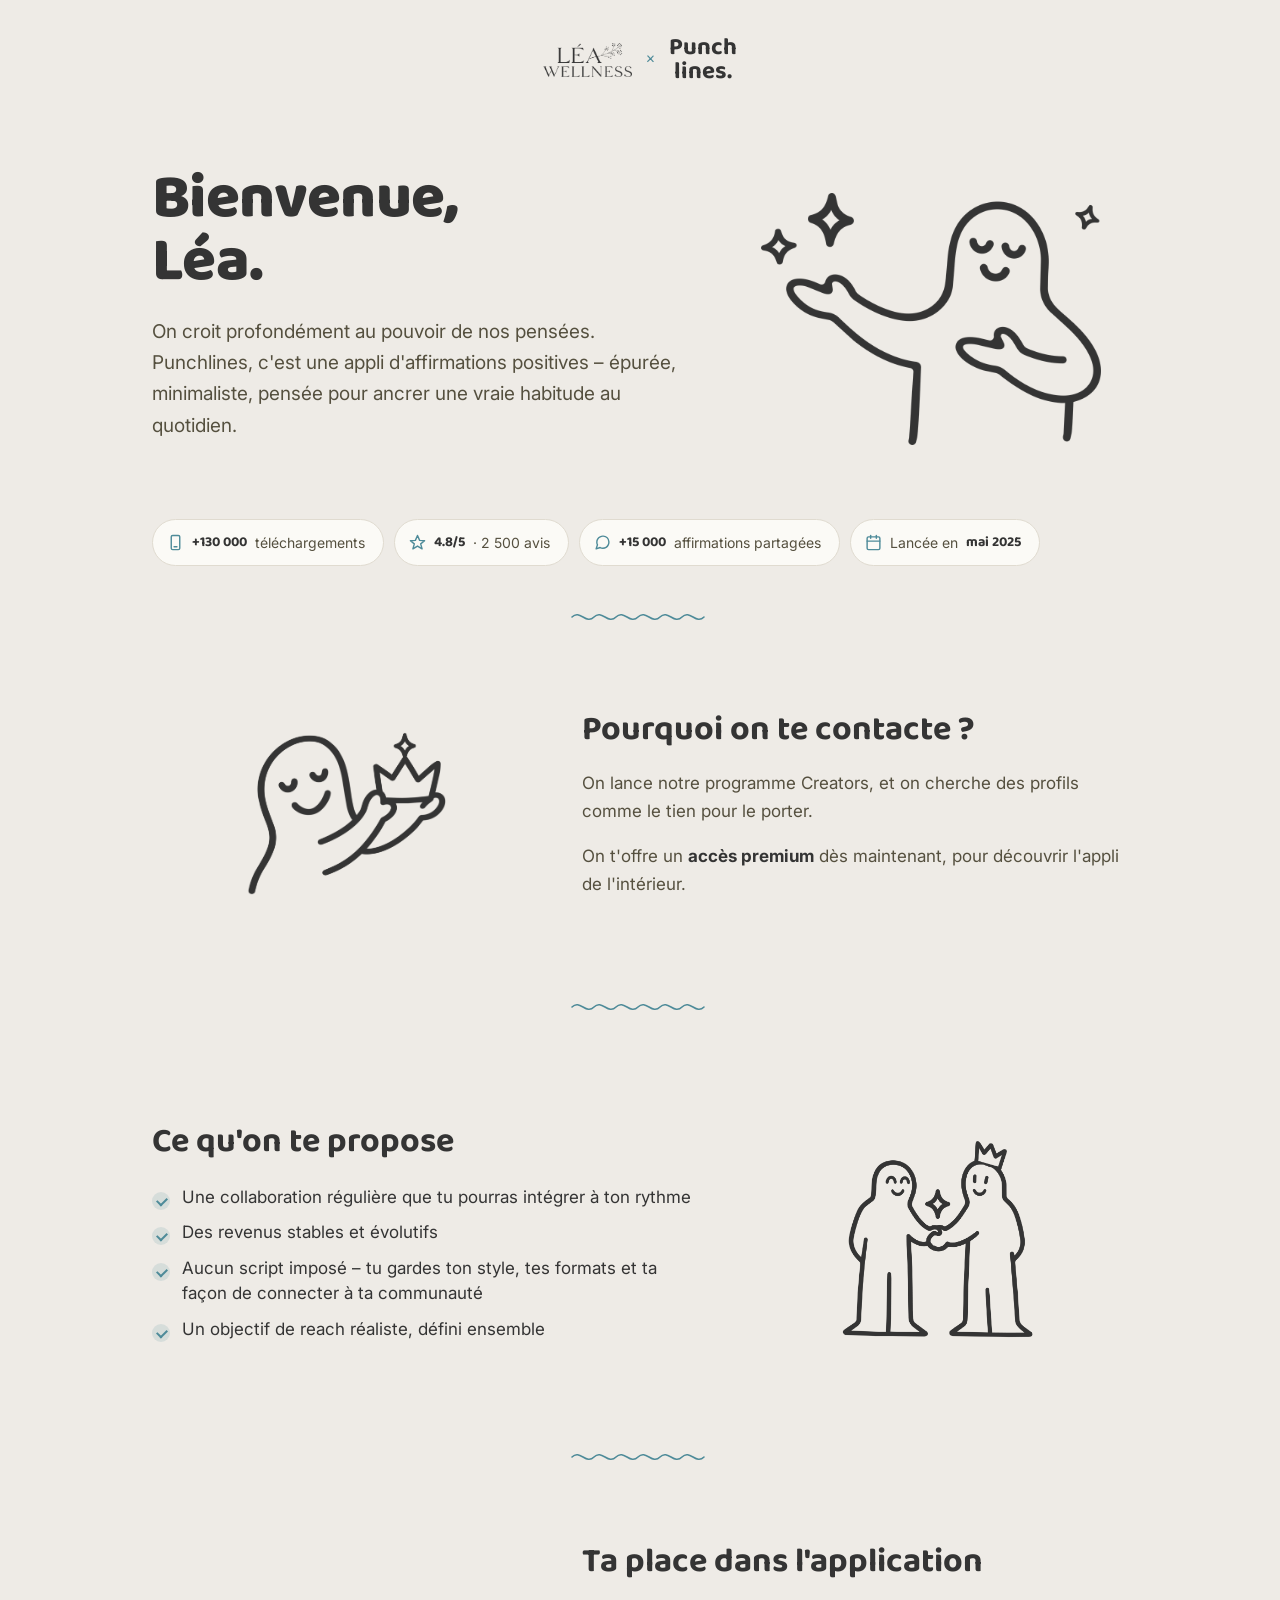
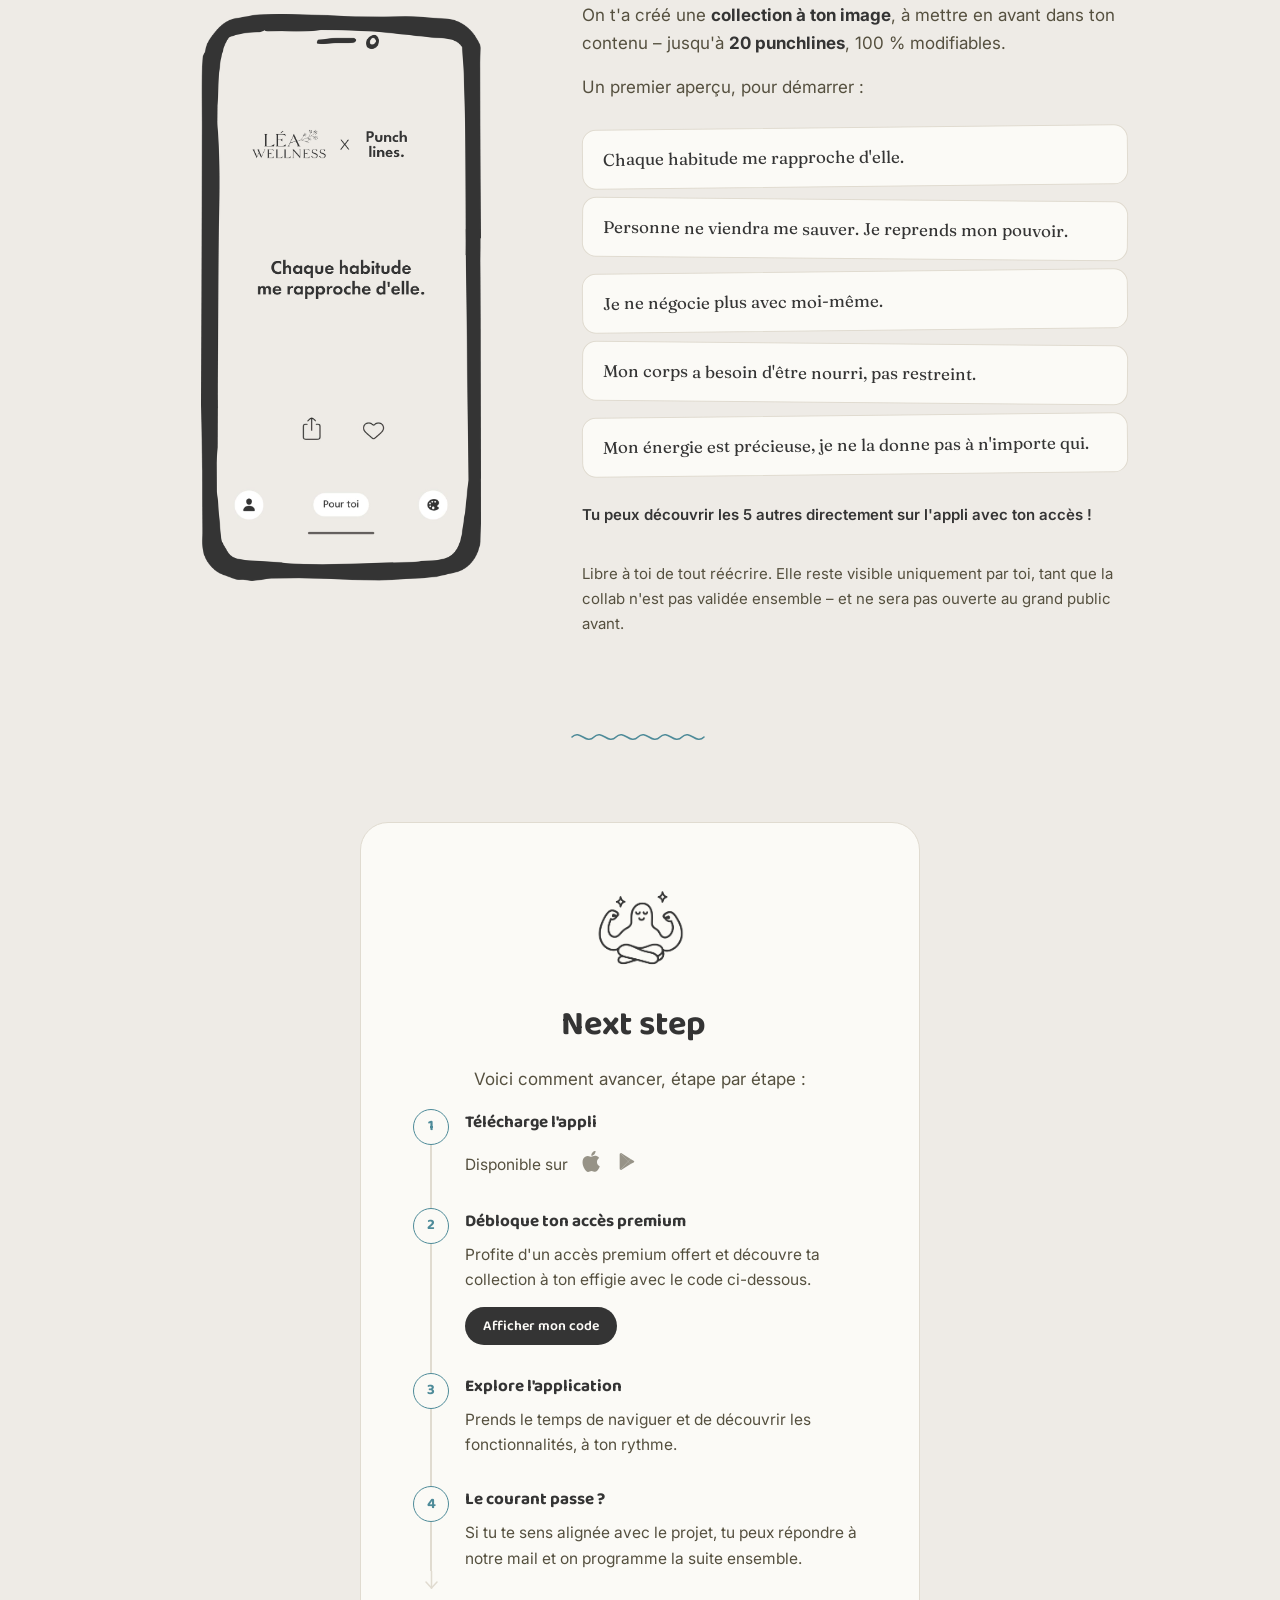
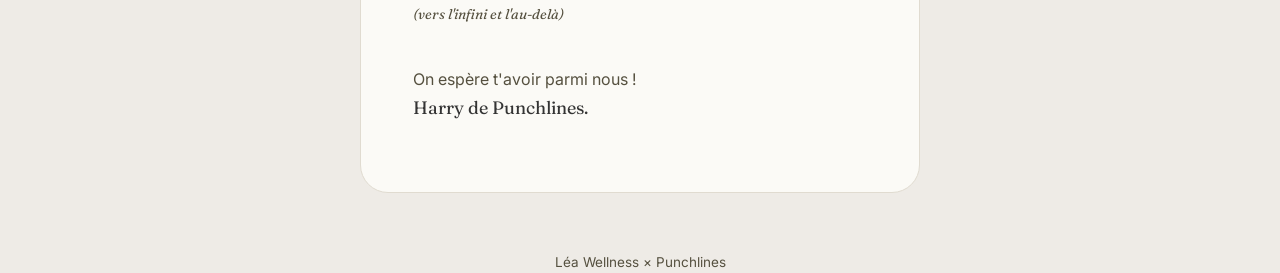
<file: leawellness/index.html>
<!doctype html>
<html lang="fr">
<head>
<meta charset="UTF-8">
<meta name="viewport" content="width=device-width, initial-scale=1">
<title>Léa Wellness × Punchlines – Une collab à ton image</title>
<meta name="description" content="Punchlines invite Léa Wellness à rejoindre l'aventure : collab régulière, collection d'affirmations personnalisée et rémunération évolutive.">
<link rel="preconnect" href="https://fonts.googleapis.com">
<link rel="preconnect" href="https://fonts.gstatic.com" crossorigin>
<link href="https://fonts.googleapis.com/css2?family=Baloo+2:wght@500;600;700;800&family=Fraunces:ital,wght@0,600;0,700;1,500&family=Caveat:wght@600&family=Inter:wght@400;500;600&display=swap" rel="stylesheet">
<link rel="stylesheet" href="styles.css?v=1">
</head>
<body>

<header class="top wrap">
  <div class="wordmark">
    <img src="images/leawellness_logo.png" alt="Léa Wellness" class="logo-img">
    <span class="x">×</span>
    <span class="punch">Punch<br>lines.</span>
  </div>
</header>

<main>

  <!-- HERO -->
  <section class="hero wrap">
    <div class="copy">
      <h1>Bienvenue,<br>Léa.</h1>
      <p class="lede">
        On croit profondément au pouvoir de nos pensées. Punchlines, c'est une appli
        d'affirmations positives – épurée, minimaliste, pensée pour ancrer une vraie
        habitude au quotidien.
      </p>
    </div>
    <div class="hero-art">
      <img src="images/bienvenue.png" alt="Illustration d'un personnage saluant, entouré d'étincelles">
    </div>
    <div class="stats">
      <span class="stat">
        <svg width="17" height="17" viewBox="0 0 24 24" fill="none" stroke="currentColor" stroke-width="2" stroke-linecap="round"><rect x="6" y="2" width="12" height="20" rx="2"/><line x1="10" y1="18" x2="14" y2="18"/></svg>
        <b>+130 000</b> téléchargements
      </span>
      <span class="stat">
        <svg width="17" height="17" viewBox="0 0 24 24" fill="none" stroke="currentColor" stroke-width="2" stroke-linecap="round" stroke-linejoin="round"><polygon points="12 2 15 9 22 9.5 16.5 14 18.5 21 12 17 5.5 21 7.5 14 2 9.5 9 9"/></svg>
        <b>4.8/5</b> · 2 500 avis
      </span>
      <span class="stat">
        <svg width="17" height="17" viewBox="0 0 24 24" fill="none" stroke="currentColor" stroke-width="2" stroke-linecap="round" stroke-linejoin="round"><path d="M21 11.5a8.38 8.38 0 0 1-.9 3.8 8.5 8.5 0 0 1-7.6 4.7 8.38 8.38 0 0 1-3.8-.9L3 21l1.9-5.7a8.38 8.38 0 0 1-.9-3.8 8.5 8.5 0 0 1 4.7-7.6 8.38 8.38 0 0 1 3.8-.9h.5a8.48 8.48 0 0 1 8 8v.5z"/></svg>
        <b>+15 000</b> affirmations partagées
      </span>
      <span class="stat">
        <svg width="17" height="17" viewBox="0 0 24 24" fill="none" stroke="currentColor" stroke-width="2" stroke-linecap="round" stroke-linejoin="round"><rect x="3" y="4" width="18" height="18" rx="2"/><line x1="16" y1="2" x2="16" y2="6"/><line x1="8" y1="2" x2="8" y2="6"/><line x1="3" y1="10" x2="21" y2="10"/></svg>
        Lancée en <b>mai 2025</b>
      </span>
    </div>
  </section>

  <div class="divider" aria-hidden="true">
    <svg width="140" height="18" viewBox="0 0 140 18" fill="none" stroke="currentColor" stroke-width="1.6">
      <path d="M2 9c8-8 14 8 22 0s14 8 22 0 14 8 22 0 14 8 22 0 14 8 22 0 14 8 22 0" stroke-linecap="round"/>
    </svg>
  </div>

  <!-- POURQUOI -->
  <section class="block wrap" id="pourquoi">
    <div class="split reverse">
      <div class="copy">
        <h2>Pourquoi on te contacte ?</h2>
        <p>
          On lance notre programme Creators, et on cherche des profils comme le tien
          pour le porter.
        </p>
        <p>
          On t'offre un <strong>accès premium</strong> dès maintenant, pour découvrir
          l'appli de l'intérieur.
        </p>
      </div>
      <div class="art">
        <img src="images/couronnement.png" alt="Illustration d'un personnage recevant une couronne">
      </div>
    </div>
  </section>

  <div class="divider" aria-hidden="true">
    <svg width="140" height="18" viewBox="0 0 140 18" fill="none" stroke="currentColor" stroke-width="1.6">
      <path d="M2 9c8-8 14 8 22 0s14 8 22 0 14 8 22 0 14 8 22 0 14 8 22 0 14 8 22 0" stroke-linecap="round"/>
    </svg>
  </div>

  <!-- CE QU'ON PROPOSE -->
  <section class="block wrap" id="collab">
    <div class="split">
      <div class="copy">
        <h2>Ce qu'on te propose</h2>
        <ul class="bullets">
          <li>Une collaboration régulière que tu pourras intégrer à ton rythme</li>
          <li>Des revenus stables et évolutifs</li>
          <li>Aucun script imposé – tu gardes ton style, tes formats et ta façon de connecter à ta communauté</li>
          <li>Un objectif de reach réaliste, défini ensemble</li>
        </ul>
      </div>
      <div class="art">
        <img src="images/handshake2.png" alt="Illustration de deux personnages se serrant la main, l'un portant une couronne">
      </div>
    </div>
  </section>

  <div class="divider" aria-hidden="true">
    <svg width="140" height="18" viewBox="0 0 140 18" fill="none" stroke="currentColor" stroke-width="1.6">
      <path d="M2 9c8-8 14 8 22 0s14 8 22 0 14 8 22 0 14 8 22 0 14 8 22 0 14 8 22 0" stroke-linecap="round"/>
    </svg>
  </div>

  <!-- COLLECTION -->
  <section class="block wrap" id="collection">
    <div class="split reverse">
      <div class="copy">
        <h2>Ta place dans l'application</h2>
        <p>
          On t'a créé une <strong>collection à ton image</strong>, à mettre en avant
          dans ton contenu – jusqu'à <strong>20 punchlines</strong>, 100&nbsp;% modifiables.
        </p>
        <p>Un premier aperçu, pour démarrer :</p>
        <ul class="affirmations">
          <li>Chaque habitude me rapproche d'elle.</li>
          <li>Personne ne viendra me sauver. Je reprends mon pouvoir.</li>
          <li>Je ne négocie plus avec moi-même.</li>
          <li>Mon corps a besoin d'être nourri, pas restreint.</li>
          <li>Mon énergie est précieuse, je ne la donne pas à n'importe qui.</li>
        </ul>
        <p class="teaser">Tu peux découvrir les 5 autres directement sur l'appli avec ton accès !</p>
        <p class="note">
          Libre à toi de tout réécrire. Elle reste visible uniquement par toi, tant que
          la collab n'est pas validée ensemble – et ne sera pas ouverte au grand public
          avant.
        </p>
      </div>
      <div class="art">
        <img src="images/illu_collection_leawellness.png" alt="Aperçu de l'écran de l'application montrant la collection Léa Wellness × Punchlines">
      </div>
    </div>
  </section>

  <div class="divider" aria-hidden="true">
    <svg width="140" height="18" viewBox="0 0 140 18" fill="none" stroke="currentColor" stroke-width="1.6">
      <path d="M2 9c8-8 14 8 22 0s14 8 22 0 14 8 22 0 14 8 22 0 14 8 22 0 14 8 22 0" stroke-linecap="round"/>
    </svg>
  </div>

  <!-- CTA -->
  <section class="block wrap" id="commencer">
    <div class="cta">
      <div class="art">
        <img src="images/meditation.png" alt="Illustration d'un personnage assis en tailleur, les bras levés en signe de force">
      </div>

      <h2>Next step</h2>
      <p class="cta-intro">Voici comment avancer, étape par étape :</p>

      <div class="steps-wrap">
        <div class="steps-line" aria-hidden="true"></div>
        <ol class="steps">
        <li class="step">
          <span class="step-num">1</span>
          <div class="step-body">
            <h3>Télécharge l'appli</h3>
            <div class="stores">
              <span class="stores-label">Disponible sur</span>
              <a class="store-icon" href="https://apps.apple.com/app/apple-store/id6744821000?pt=125279170&ct=website&mt=8" target="_blank" rel="noopener" aria-label="App Store">
                <svg width="21" height="21" viewBox="0 0 24 24" fill="currentColor"><path d="M17.05 12.536c-.03-3.06 2.497-4.53 2.61-4.6-1.424-2.08-3.636-2.365-4.42-2.398-1.883-.19-3.674 1.11-4.63 1.11-.958 0-2.428-1.083-3.99-1.053-2.053.03-3.944 1.194-5 3.037-2.133 3.698-.546 9.176 1.532 12.18 1.017 1.47 2.23 3.116 3.82 3.057 1.535-.062 2.114-.98 3.97-.98 1.856 0 2.38.98 4 .95 1.653-.03 2.7-1.5 3.71-2.98 1.17-1.71 1.65-3.37 1.68-3.45-.037-.017-3.22-1.237-3.25-4.9zM14.24 3.66c.84-1.02 1.41-2.44 1.25-3.86-1.21.05-2.68.81-3.55 1.83-.78.9-1.47 2.35-1.28 3.73 1.35.1 2.73-.68 3.58-1.7z"/></svg>
              </a>
              <a class="store-icon" href="https://play.google.com/store/apps/details?id=fr.harryjmg.punchlines" target="_blank" rel="noopener" aria-label="Google Play">
                <svg width="21" height="21" viewBox="0 0 24 24" fill="currentColor"><path d="M3.6 2.6c-.35.35-.55.85-.55 1.5v15.8c0 .65.2 1.15.55 1.5l.1.08L12.6 12v-.2L3.7 2.52l-.1.08z"/><path d="M15.5 15l-2.9-2.9v-.2l2.9-2.9.07.04 3.44 1.96c.98.56.98 1.44 0 2l-3.44 1.96-.07.04z"/><path d="M15.57 14.96 12.6 12 3.7 21.48c.34.36.9.4 1.53.05l10.34-6.57"/><path d="M15.57 9.04 5.23 2.47c-.63-.35-1.19-.3-1.53.06L12.6 12l2.97-2.96z"/></svg>
              </a>
            </div>
          </div>
        </li>

        <li class="step">
          <span class="step-num">2</span>
          <div class="step-body">
            <h3>Débloque ton accès premium</h3>
            <p>Profite d'un accès premium offert et découvre ta collection à ton effigie avec le code ci-dessous.</p>
            <div class="promo">
              <button type="button" id="revealCode" class="promo-reveal">Afficher mon code</button>
              <div class="promo-code-row" id="promoCodeRow" hidden>
                <span class="promo-code" id="promoCode">LEAWELLNESS-ZM7RUK</span>
                <button type="button" id="copyCode" class="copy-btn" aria-label="Copier le code">
                  <svg id="copyIcon" width="16" height="16" viewBox="0 0 24 24" fill="none" stroke="currentColor" stroke-width="2" stroke-linecap="round" stroke-linejoin="round"><rect x="9" y="9" width="12" height="12" rx="2"/><path d="M5 15H4a2 2 0 0 1-2-2V4a2 2 0 0 1 2-2h9a2 2 0 0 1 2 2v1"/></svg>
                  <svg id="checkIcon" width="16" height="16" viewBox="0 0 24 24" fill="none" stroke="currentColor" stroke-width="2" stroke-linecap="round" stroke-linejoin="round" hidden><polyline points="20 6 9 17 4 12"/></svg>
                </button>
              </div>
            </div>
          </div>
        </li>

        <li class="step">
          <span class="step-num">3</span>
          <div class="step-body">
            <h3>Explore l'application</h3>
            <p>Prends le temps de naviguer et de découvrir les fonctionnalités, à ton rythme.</p>
          </div>
        </li>

        <li class="step">
          <span class="step-num">4</span>
          <div class="step-body">
            <h3>Le courant passe ?</h3>
            <p>Si tu te sens alignée avec le projet, tu peux répondre à notre mail et on programme la suite ensemble.</p>
          </div>
        </li>
      </ol>
        <div class="steps-tail">
          <svg class="tail-arrow" width="13" height="24" viewBox="0 0 13 24" aria-hidden="true">
            <line x1="6.5" y1="0" x2="6.5" y2="17" stroke="currentColor" stroke-width="1.5" stroke-linecap="round"/>
            <line x1="6.5" y1="17" x2="1" y2="11" stroke="currentColor" stroke-width="1.5" stroke-linecap="round"/>
            <line x1="6.5" y1="17" x2="12" y2="11" stroke="currentColor" stroke-width="1.5" stroke-linecap="round"/>
          </svg>
          <p class="infinity-note">(vers l'infini et l'au-delà)</p>
        </div>
      </div>

      <p class="sign">
        <span class="sign-line">On espère t'avoir parmi nous !</span><br>
        <span class="sign-name">Harry de Punchlines.</span>
      </p>
    </div>
  </section>

</main>

<footer class="wrap">
  Léa Wellness × Punchlines
</footer>

<script>
  (function () {
    function positionStepsLine() {
      var wrap = document.querySelector('.steps-wrap');
      var line = document.querySelector('.steps-line');
      var nums = document.querySelectorAll('.step-num');
      var lastLi = document.querySelector('.steps li.step:last-child');
      if (!wrap || !line || !nums.length || !lastLi) return;

      var wrapRect = wrap.getBoundingClientRect();
      var firstRect = nums[0].getBoundingClientRect();
      var lastLiRect = lastLi.getBoundingClientRect();

      var firstCenter = firstRect.top + firstRect.height / 2 - wrapRect.top;
      var lastBottom = lastLiRect.bottom - wrapRect.top;

      line.style.top = firstCenter + 'px';
      line.style.height = (lastBottom - firstCenter) + 'px';
    }

    window.addEventListener('load', positionStepsLine);
    window.addEventListener('resize', positionStepsLine);
    if (document.fonts && document.fonts.ready) {
      document.fonts.ready.then(positionStepsLine);
    }
    setTimeout(positionStepsLine, 300);
    window.positionStepsLine = positionStepsLine;
  })();
</script>

<script>
  (function () {
    var revealBtn = document.getElementById('revealCode');
    var promoCodeRow = document.getElementById('promoCodeRow');
    var promoCode = document.getElementById('promoCode');
    var copyBtn = document.getElementById('copyCode');
    var copyIcon = document.getElementById('copyIcon');
    var checkIcon = document.getElementById('checkIcon');
    if (!revealBtn || !promoCodeRow || !promoCode) return;

    var colors = ['#4e8b99', '#343434', '#c2932f', '#d98d80', '#fbfaf6'];

    function burstConfetti(originEl) {
      var rect = originEl.getBoundingClientRect();
      var originX = rect.left + rect.width / 2;
      var originY = rect.top + rect.height / 2;
      var count = 26;

      for (var i = 0; i < count; i++) {
        var piece = document.createElement('span');
        var size = 6 + Math.random() * 5;
        var angle = Math.random() * Math.PI * 2;
        var distance = 60 + Math.random() * 90;
        var dx = Math.cos(angle) * distance;
        var dy = Math.sin(angle) * distance - 40;
        var rotate = Math.random() * 360;
        var color = colors[Math.floor(Math.random() * colors.length)];
        var isCircle = Math.random() > 0.5;

        piece.style.position = 'fixed';
        piece.style.left = originX + 'px';
        piece.style.top = originY + 'px';
        piece.style.width = size + 'px';
        piece.style.height = (isCircle ? size : size * 0.6) + 'px';
        piece.style.background = color;
        piece.style.borderRadius = isCircle ? '50%' : '2px';
        piece.style.pointerEvents = 'none';
        piece.style.zIndex = '9999';
        piece.style.opacity = '1';
        piece.style.transform = 'translate(-50%, -50%) rotate(0deg)';
        piece.style.transition = 'transform 0.8s cubic-bezier(.2,.7,.3,1), opacity 0.8s ease';
        document.body.appendChild(piece);

        requestAnimationFrame(function (p, tx, ty, rot) {
          return function () {
            p.style.transform = 'translate(calc(-50% + ' + tx + 'px), calc(-50% + ' + ty + 'px)) rotate(' + rot + 'deg)';
            p.style.opacity = '0';
          };
        }(piece, dx, dy, rotate));

        (function (p) {
          setTimeout(function () { p.remove(); }, 850);
        })(piece);
      }
    }

    revealBtn.addEventListener('click', function () {
      revealBtn.hidden = true;
      promoCodeRow.hidden = false;
      burstConfetti(promoCodeRow);
      if (window.positionStepsLine) {
        requestAnimationFrame(window.positionStepsLine);
      }
    });

    if (copyBtn) {
      copyBtn.addEventListener('click', function () {
        var text = promoCode.textContent.trim();
        function showCopied() {
          copyIcon.hidden = true;
          checkIcon.hidden = false;
          copyBtn.classList.add('copied');
          setTimeout(function () {
            copyIcon.hidden = false;
            checkIcon.hidden = true;
            copyBtn.classList.remove('copied');
          }, 1600);
        }
        if (navigator.clipboard && navigator.clipboard.writeText) {
          navigator.clipboard.writeText(text).then(showCopied);
        } else {
          var tmp = document.createElement('textarea');
          tmp.value = text;
          tmp.style.position = 'fixed';
          tmp.style.opacity = '0';
          document.body.appendChild(tmp);
          tmp.select();
          try { document.execCommand('copy'); } catch (e) {}
          document.body.removeChild(tmp);
          showCopied();
        }
      });
    }
  })();
</script>

</body>
</html>
</file>
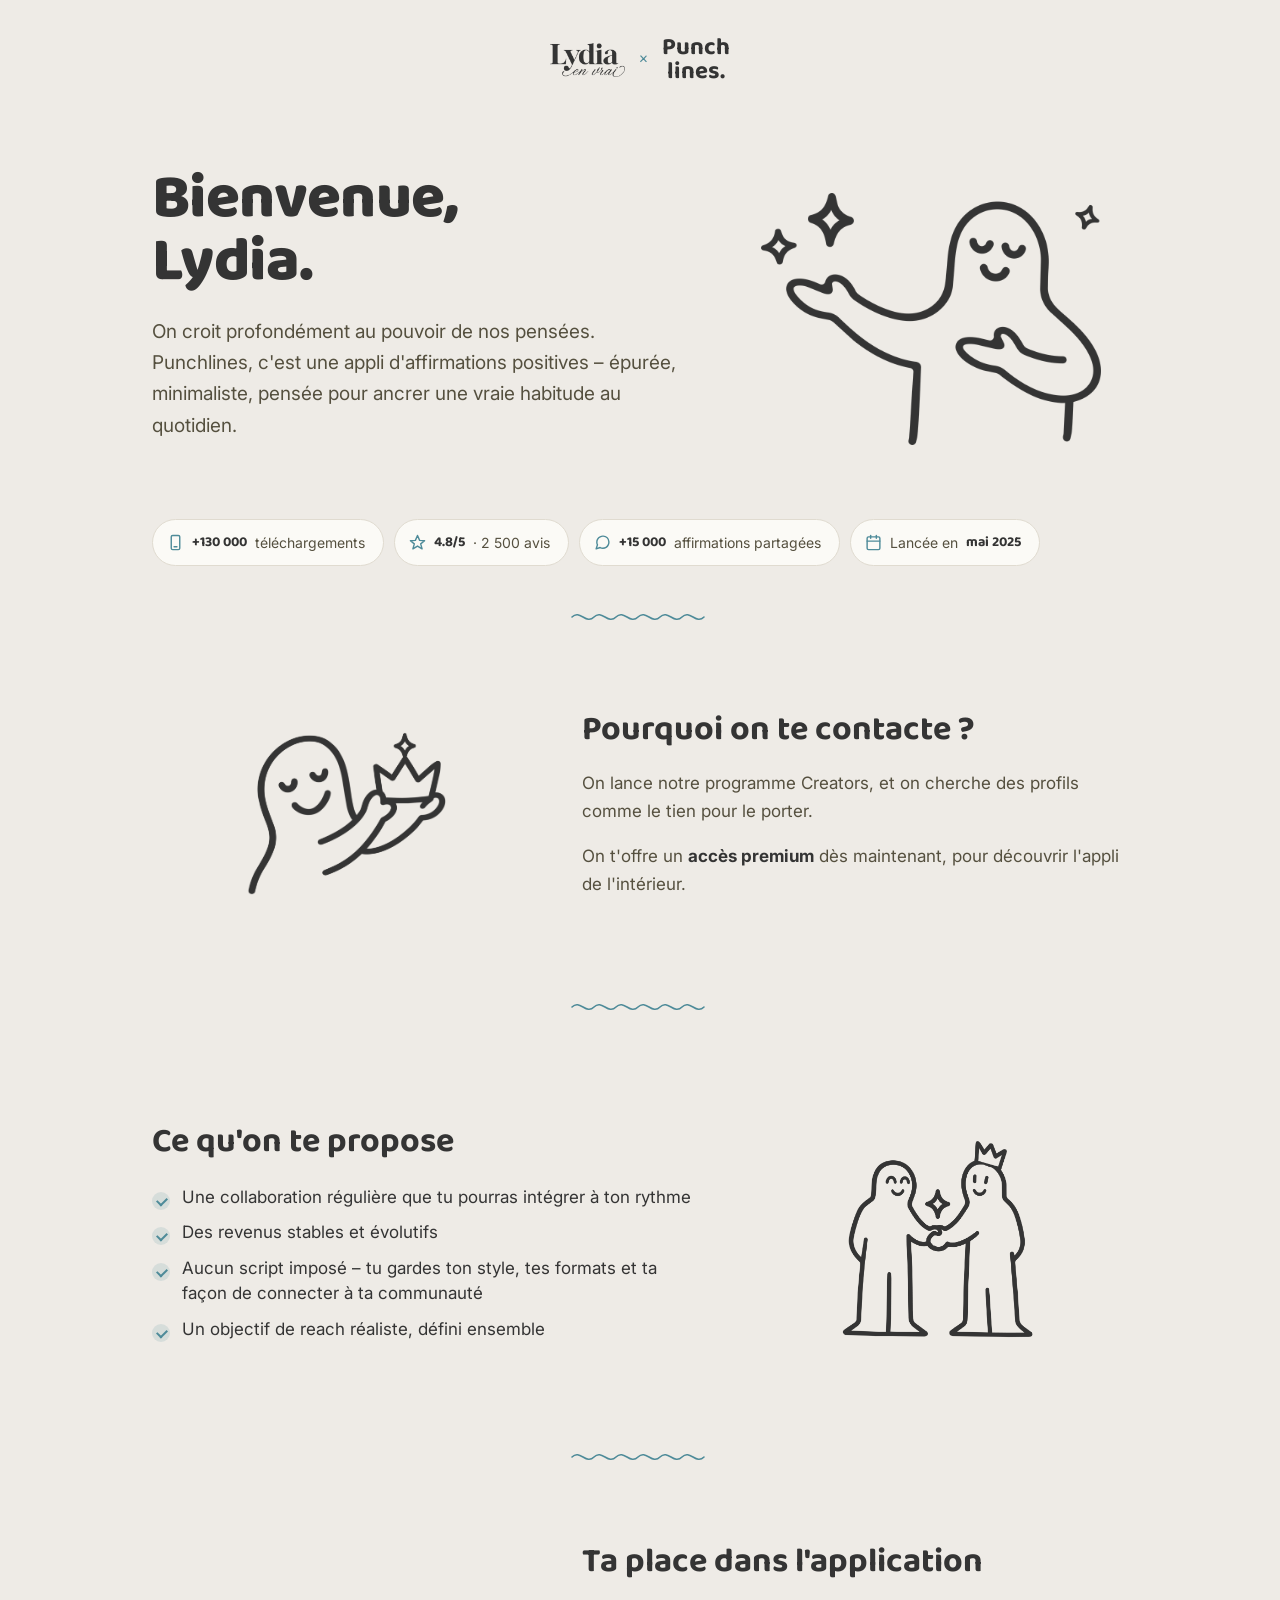
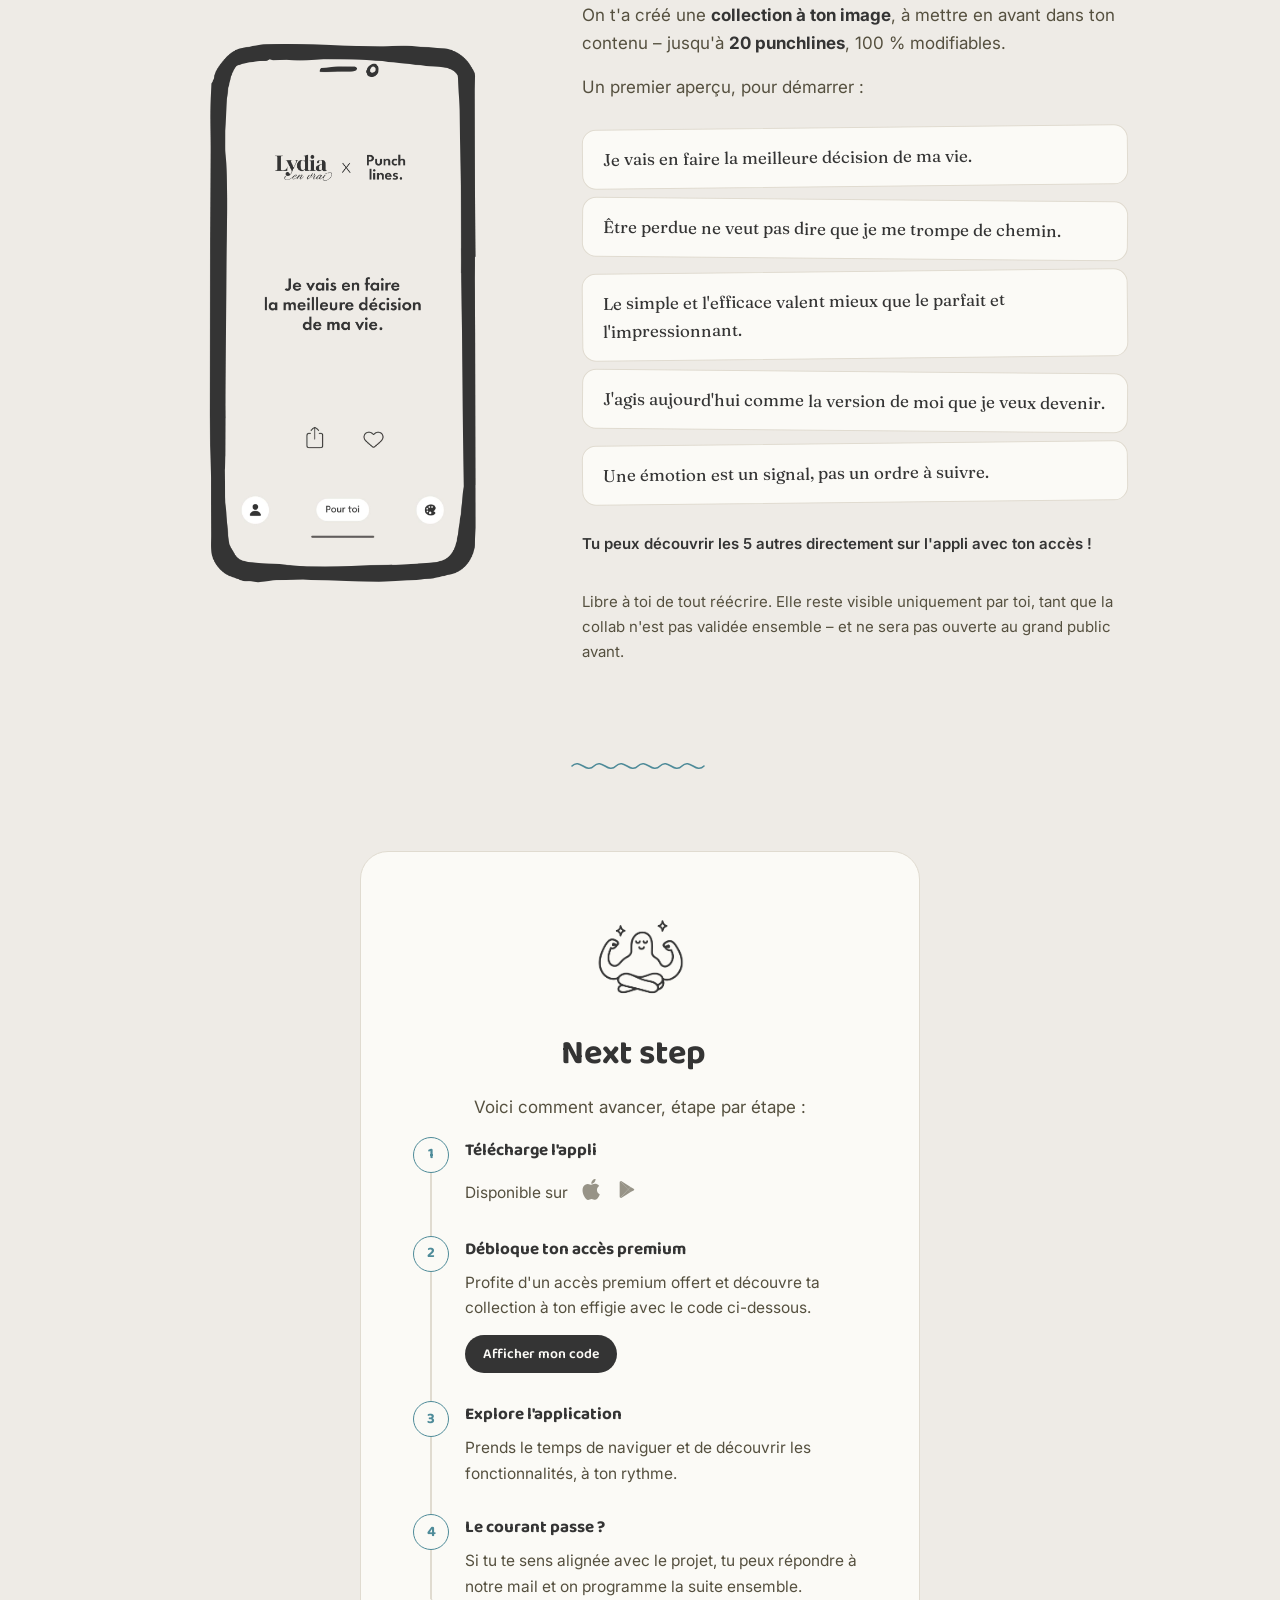
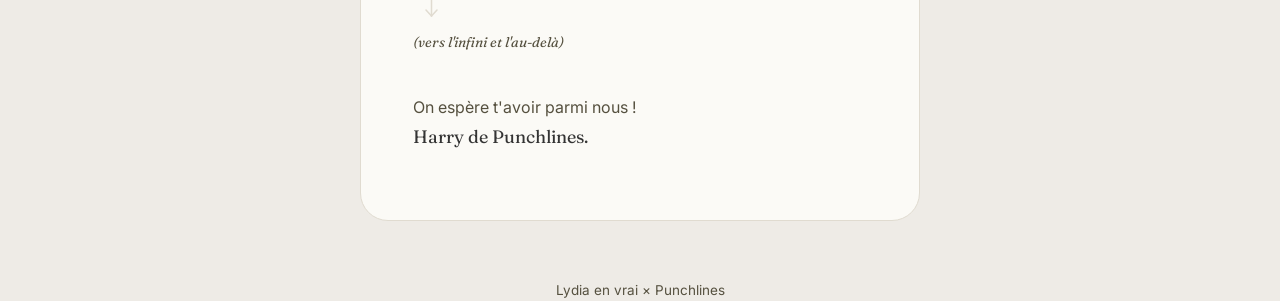
<file: lydiaenvrai/index.html>
<!doctype html>
<html lang="fr">
<head>
<meta charset="UTF-8">
<meta name="viewport" content="width=device-width, initial-scale=1">
<title>Lydia en vrai × Punchlines – Une collab à ton image</title>
<meta name="description" content="Punchlines invite Lydia en vrai à rejoindre l'aventure : collab régulière, collection d'affirmations personnalisée et rémunération évolutive.">
<link rel="preconnect" href="https://fonts.googleapis.com">
<link rel="preconnect" href="https://fonts.gstatic.com" crossorigin>
<link href="https://fonts.googleapis.com/css2?family=Baloo+2:wght@500;600;700;800&family=Fraunces:ital,wght@0,600;0,700;1,500&family=Caveat:wght@600&family=Inter:wght@400;500;600&display=swap" rel="stylesheet">
<link rel="stylesheet" href="styles.css?v=31">
</head>
<body>

<header class="top wrap">
  <div class="wordmark">
    <img src="images/lydiaenvrai_logo.png" alt="Lydia en vrai" class="logo-img">
    <span class="x">×</span>
    <span class="punch">Punch<br>lines.</span>
  </div>
</header>

<main>

  <!-- HERO -->
  <section class="hero wrap">
    <div class="copy">
      <h1>Bienvenue,<br>Lydia.</h1>
      <p class="lede">
        On croit profondément au pouvoir de nos pensées. Punchlines, c'est une appli
        d'affirmations positives – épurée, minimaliste, pensée pour ancrer une vraie
        habitude au quotidien.
      </p>
    </div>
    <div class="hero-art">
      <img src="images/bienvenue.png" alt="Illustration d'un personnage saluant, entouré d'étincelles, disant Lydiaaa">
    </div>
    <div class="stats">
      <span class="stat">
        <svg width="17" height="17" viewBox="0 0 24 24" fill="none" stroke="currentColor" stroke-width="2" stroke-linecap="round"><rect x="6" y="2" width="12" height="20" rx="2"/><line x1="10" y1="18" x2="14" y2="18"/></svg>
        <b>+130 000</b> téléchargements
      </span>
      <span class="stat">
        <svg width="17" height="17" viewBox="0 0 24 24" fill="none" stroke="currentColor" stroke-width="2" stroke-linecap="round" stroke-linejoin="round"><polygon points="12 2 15 9 22 9.5 16.5 14 18.5 21 12 17 5.5 21 7.5 14 2 9.5 9 9"/></svg>
        <b>4.8/5</b> · 2 500 avis
      </span>
      <span class="stat">
        <svg width="17" height="17" viewBox="0 0 24 24" fill="none" stroke="currentColor" stroke-width="2" stroke-linecap="round" stroke-linejoin="round"><path d="M21 11.5a8.38 8.38 0 0 1-.9 3.8 8.5 8.5 0 0 1-7.6 4.7 8.38 8.38 0 0 1-3.8-.9L3 21l1.9-5.7a8.38 8.38 0 0 1-.9-3.8 8.5 8.5 0 0 1 4.7-7.6 8.38 8.38 0 0 1 3.8-.9h.5a8.48 8.48 0 0 1 8 8v.5z"/></svg>
        <b>+15 000</b> affirmations partagées
      </span>
      <span class="stat">
        <svg width="17" height="17" viewBox="0 0 24 24" fill="none" stroke="currentColor" stroke-width="2" stroke-linecap="round" stroke-linejoin="round"><rect x="3" y="4" width="18" height="18" rx="2"/><line x1="16" y1="2" x2="16" y2="6"/><line x1="8" y1="2" x2="8" y2="6"/><line x1="3" y1="10" x2="21" y2="10"/></svg>
        Lancée en <b>mai 2025</b>
      </span>
    </div>
  </section>

  <div class="divider" aria-hidden="true">
    <svg width="140" height="18" viewBox="0 0 140 18" fill="none" stroke="currentColor" stroke-width="1.6">
      <path d="M2 9c8-8 14 8 22 0s14 8 22 0 14 8 22 0 14 8 22 0 14 8 22 0 14 8 22 0" stroke-linecap="round"/>
    </svg>
  </div>

  <!-- POURQUOI -->
  <section class="block wrap" id="pourquoi">
    <div class="split reverse">
      <div class="copy">
        <h2>Pourquoi on te contacte ?</h2>
        <p>
          On lance notre programme Creators, et on cherche des profils comme le tien
          pour le porter.
        </p>
        <p>
          On t'offre un <strong>accès premium</strong> dès maintenant, pour découvrir
          l'appli de l'intérieur.
        </p>
      </div>
      <div class="art">
        <img src="images/couronnement.png" alt="Illustration d'un personnage recevant une couronne">
      </div>
    </div>
  </section>

  <div class="divider" aria-hidden="true">
    <svg width="140" height="18" viewBox="0 0 140 18" fill="none" stroke="currentColor" stroke-width="1.6">
      <path d="M2 9c8-8 14 8 22 0s14 8 22 0 14 8 22 0 14 8 22 0 14 8 22 0 14 8 22 0" stroke-linecap="round"/>
    </svg>
  </div>

  <!-- CE QU'ON PROPOSE -->
  <section class="block wrap" id="collab">
    <div class="split">
      <div class="copy">
        <h2>Ce qu'on te propose</h2>
        <ul class="bullets">
          <li>Une collaboration régulière que tu pourras intégrer à ton rythme</li>
          <li>Des revenus stables et évolutifs</li>
          <li>Aucun script imposé – tu gardes ton style, tes formats et ta façon de connecter à ta communauté</li>
          <li>Un objectif de reach réaliste, défini ensemble</li>
        </ul>
      </div>
      <div class="art">
        <img src="images/handshake2.png" alt="Illustration de deux personnages se serrant la main, l'un portant une couronne">
      </div>
    </div>
  </section>

  <div class="divider" aria-hidden="true">
    <svg width="140" height="18" viewBox="0 0 140 18" fill="none" stroke="currentColor" stroke-width="1.6">
      <path d="M2 9c8-8 14 8 22 0s14 8 22 0 14 8 22 0 14 8 22 0 14 8 22 0 14 8 22 0" stroke-linecap="round"/>
    </svg>
  </div>

  <!-- COLLECTION -->
  <section class="block wrap" id="collection">
    <div class="split reverse">
      <div class="copy">
        <h2>Ta place dans l'application</h2>
        <p>
          On t'a créé une <strong>collection à ton image</strong>, à mettre en avant
          dans ton contenu – jusqu'à <strong>20 punchlines</strong>, 100&nbsp;% modifiables.
        </p>
        <p>Un premier aperçu, pour démarrer :</p>
        <ul class="affirmations">
          <li>Je vais en faire la meilleure décision de ma vie.</li>
          <li>Être perdue ne veut pas dire que je me trompe de chemin.</li>
          <li>Le simple et l'efficace valent mieux que le parfait et l'impressionnant.</li>
          <li>J'agis aujourd'hui comme la version de moi que je veux devenir.</li>
          <li>Une émotion est un signal, pas un ordre à suivre.</li>
        </ul>
        <p class="teaser">Tu peux découvrir les 5 autres directement sur l'appli avec ton accès !</p>
        <p class="note">
          Libre à toi de tout réécrire. Elle reste visible uniquement par toi, tant que
          la collab n'est pas validée ensemble – et ne sera pas ouverte au grand public
          avant.
        </p>
      </div>
      <div class="art">
        <img src="images/illu_collection_lydia.png" alt="Aperçu de l'écran de l'application montrant la collection Lydia en vrai × Punchlines">
      </div>
    </div>
  </section>

  <div class="divider" aria-hidden="true">
    <svg width="140" height="18" viewBox="0 0 140 18" fill="none" stroke="currentColor" stroke-width="1.6">
      <path d="M2 9c8-8 14 8 22 0s14 8 22 0 14 8 22 0 14 8 22 0 14 8 22 0 14 8 22 0" stroke-linecap="round"/>
    </svg>
  </div>

  <!-- CTA -->
  <section class="block wrap" id="commencer">
    <div class="cta">
      <div class="art">
        <img src="images/meditation.png" alt="Illustration d'un personnage assis en tailleur, les bras levés en signe de force">
      </div>

      <h2>Next step</h2>
      <p class="cta-intro">Voici comment avancer, étape par étape :</p>

      <div class="steps-wrap">
        <div class="steps-line" aria-hidden="true"></div>
        <ol class="steps">
        <li class="step">
          <span class="step-num">1</span>
          <div class="step-body">
            <h3>Télécharge l'appli</h3>
            <div class="stores">
              <span class="stores-label">Disponible sur</span>
              <a class="store-icon" href="https://apps.apple.com/app/apple-store/id6744821000?pt=125279170&ct=website&mt=8" target="_blank" rel="noopener" aria-label="App Store">
                <svg width="21" height="21" viewBox="0 0 24 24" fill="currentColor"><path d="M17.05 12.536c-.03-3.06 2.497-4.53 2.61-4.6-1.424-2.08-3.636-2.365-4.42-2.398-1.883-.19-3.674 1.11-4.63 1.11-.958 0-2.428-1.083-3.99-1.053-2.053.03-3.944 1.194-5 3.037-2.133 3.698-.546 9.176 1.532 12.18 1.017 1.47 2.23 3.116 3.82 3.057 1.535-.062 2.114-.98 3.97-.98 1.856 0 2.38.98 4 .95 1.653-.03 2.7-1.5 3.71-2.98 1.17-1.71 1.65-3.37 1.68-3.45-.037-.017-3.22-1.237-3.25-4.9zM14.24 3.66c.84-1.02 1.41-2.44 1.25-3.86-1.21.05-2.68.81-3.55 1.83-.78.9-1.47 2.35-1.28 3.73 1.35.1 2.73-.68 3.58-1.7z"/></svg>
              </a>
              <a class="store-icon" href="https://play.google.com/store/apps/details?id=fr.harryjmg.punchlines" target="_blank" rel="noopener" aria-label="Google Play">
                <svg width="21" height="21" viewBox="0 0 24 24" fill="currentColor"><path d="M3.6 2.6c-.35.35-.55.85-.55 1.5v15.8c0 .65.2 1.15.55 1.5l.1.08L12.6 12v-.2L3.7 2.52l-.1.08z"/><path d="M15.5 15l-2.9-2.9v-.2l2.9-2.9.07.04 3.44 1.96c.98.56.98 1.44 0 2l-3.44 1.96-.07.04z"/><path d="M15.57 14.96 12.6 12 3.7 21.48c.34.36.9.4 1.53.05l10.34-6.57"/><path d="M15.57 9.04 5.23 2.47c-.63-.35-1.19-.3-1.53.06L12.6 12l2.97-2.96z"/></svg>
              </a>
            </div>
          </div>
        </li>

        <li class="step">
          <span class="step-num">2</span>
          <div class="step-body">
            <h3>Débloque ton accès premium</h3>
            <p>Profite d'un accès premium offert et découvre ta collection à ton effigie avec le code ci-dessous.</p>
            <div class="promo">
              <button type="button" id="revealCode" class="promo-reveal">Afficher mon code</button>
              <div class="promo-code-row" id="promoCodeRow" hidden>
                <span class="promo-code" id="promoCode">LYDIAENVRAI-67ACZU</span>
                <button type="button" id="copyCode" class="copy-btn" aria-label="Copier le code">
                  <svg id="copyIcon" width="16" height="16" viewBox="0 0 24 24" fill="none" stroke="currentColor" stroke-width="2" stroke-linecap="round" stroke-linejoin="round"><rect x="9" y="9" width="12" height="12" rx="2"/><path d="M5 15H4a2 2 0 0 1-2-2V4a2 2 0 0 1 2-2h9a2 2 0 0 1 2 2v1"/></svg>
                  <svg id="checkIcon" width="16" height="16" viewBox="0 0 24 24" fill="none" stroke="currentColor" stroke-width="2" stroke-linecap="round" stroke-linejoin="round" hidden><polyline points="20 6 9 17 4 12"/></svg>
                </button>
              </div>
            </div>
          </div>
        </li>

        <li class="step">
          <span class="step-num">3</span>
          <div class="step-body">
            <h3>Explore l'application</h3>
            <p>Prends le temps de naviguer et de découvrir les fonctionnalités, à ton rythme.</p>
          </div>
        </li>

        <li class="step">
          <span class="step-num">4</span>
          <div class="step-body">
            <h3>Le courant passe ?</h3>
            <p>Si tu te sens alignée avec le projet, tu peux répondre à notre mail et on programme la suite ensemble.</p>
          </div>
        </li>
      </ol>
        <div class="steps-tail">
          <svg class="tail-arrow" width="13" height="24" viewBox="0 0 13 24" aria-hidden="true">
            <line x1="6.5" y1="0" x2="6.5" y2="17" stroke="currentColor" stroke-width="1.5" stroke-linecap="round"/>
            <line x1="6.5" y1="17" x2="1" y2="11" stroke="currentColor" stroke-width="1.5" stroke-linecap="round"/>
            <line x1="6.5" y1="17" x2="12" y2="11" stroke="currentColor" stroke-width="1.5" stroke-linecap="round"/>
          </svg>
          <p class="infinity-note">(vers l'infini et l'au-delà)</p>
        </div>
      </div>

      <p class="sign">
        <span class="sign-line">On espère t'avoir parmi nous !</span><br>
        <span class="sign-name">Harry de Punchlines.</span>
      </p>
    </div>
  </section>

</main>

<footer class="wrap">
  Lydia en vrai × Punchlines
</footer>

<script>
  (function () {
    function positionStepsLine() {
      var wrap = document.querySelector('.steps-wrap');
      var line = document.querySelector('.steps-line');
      var nums = document.querySelectorAll('.step-num');
      var lastLi = document.querySelector('.steps li.step:last-child');
      if (!wrap || !line || !nums.length || !lastLi) return;

      var wrapRect = wrap.getBoundingClientRect();
      var firstRect = nums[0].getBoundingClientRect();
      var lastLiRect = lastLi.getBoundingClientRect();

      var firstCenter = firstRect.top + firstRect.height / 2 - wrapRect.top;
      var lastBottom = lastLiRect.bottom - wrapRect.top;

      line.style.top = firstCenter + 'px';
      line.style.height = (lastBottom - firstCenter) + 'px';
    }

    window.addEventListener('load', positionStepsLine);
    window.addEventListener('resize', positionStepsLine);
    if (document.fonts && document.fonts.ready) {
      document.fonts.ready.then(positionStepsLine);
    }
    setTimeout(positionStepsLine, 300);
    window.positionStepsLine = positionStepsLine;
  })();
</script>

<script>
  (function () {
    var revealBtn = document.getElementById('revealCode');
    var promoCodeRow = document.getElementById('promoCodeRow');
    var promoCode = document.getElementById('promoCode');
    var copyBtn = document.getElementById('copyCode');
    var copyIcon = document.getElementById('copyIcon');
    var checkIcon = document.getElementById('checkIcon');
    if (!revealBtn || !promoCodeRow || !promoCode) return;

    var colors = ['#4e8b99', '#343434', '#c2932f', '#d98d80', '#fbfaf6'];

    function burstConfetti(originEl) {
      var rect = originEl.getBoundingClientRect();
      var originX = rect.left + rect.width / 2;
      var originY = rect.top + rect.height / 2;
      var count = 26;

      for (var i = 0; i < count; i++) {
        var piece = document.createElement('span');
        var size = 6 + Math.random() * 5;
        var angle = Math.random() * Math.PI * 2;
        var distance = 60 + Math.random() * 90;
        var dx = Math.cos(angle) * distance;
        var dy = Math.sin(angle) * distance - 40;
        var rotate = Math.random() * 360;
        var color = colors[Math.floor(Math.random() * colors.length)];
        var isCircle = Math.random() > 0.5;

        piece.style.position = 'fixed';
        piece.style.left = originX + 'px';
        piece.style.top = originY + 'px';
        piece.style.width = size + 'px';
        piece.style.height = (isCircle ? size : size * 0.6) + 'px';
        piece.style.background = color;
        piece.style.borderRadius = isCircle ? '50%' : '2px';
        piece.style.pointerEvents = 'none';
        piece.style.zIndex = '9999';
        piece.style.opacity = '1';
        piece.style.transform = 'translate(-50%, -50%) rotate(0deg)';
        piece.style.transition = 'transform 0.8s cubic-bezier(.2,.7,.3,1), opacity 0.8s ease';
        document.body.appendChild(piece);

        requestAnimationFrame(function (p, tx, ty, rot) {
          return function () {
            p.style.transform = 'translate(calc(-50% + ' + tx + 'px), calc(-50% + ' + ty + 'px)) rotate(' + rot + 'deg)';
            p.style.opacity = '0';
          };
        }(piece, dx, dy, rotate));

        (function (p) {
          setTimeout(function () { p.remove(); }, 850);
        })(piece);
      }
    }

    revealBtn.addEventListener('click', function () {
      revealBtn.hidden = true;
      promoCodeRow.hidden = false;
      burstConfetti(promoCodeRow);
      if (window.positionStepsLine) {
        requestAnimationFrame(window.positionStepsLine);
      }
    });

    if (copyBtn) {
      copyBtn.addEventListener('click', function () {
        var text = promoCode.textContent.trim();
        function showCopied() {
          copyIcon.hidden = true;
          checkIcon.hidden = false;
          copyBtn.classList.add('copied');
          setTimeout(function () {
            copyIcon.hidden = false;
            checkIcon.hidden = true;
            copyBtn.classList.remove('copied');
          }, 1600);
        }
        if (navigator.clipboard && navigator.clipboard.writeText) {
          navigator.clipboard.writeText(text).then(showCopied);
        } else {
          var tmp = document.createElement('textarea');
          tmp.value = text;
          tmp.style.position = 'fixed';
          tmp.style.opacity = '0';
          document.body.appendChild(tmp);
          tmp.select();
          try { document.execCommand('copy'); } catch (e) {}
          document.body.removeChild(tmp);
          showCopied();
        }
      });
    }
  })();
</script>

</body>
</html>
</file>
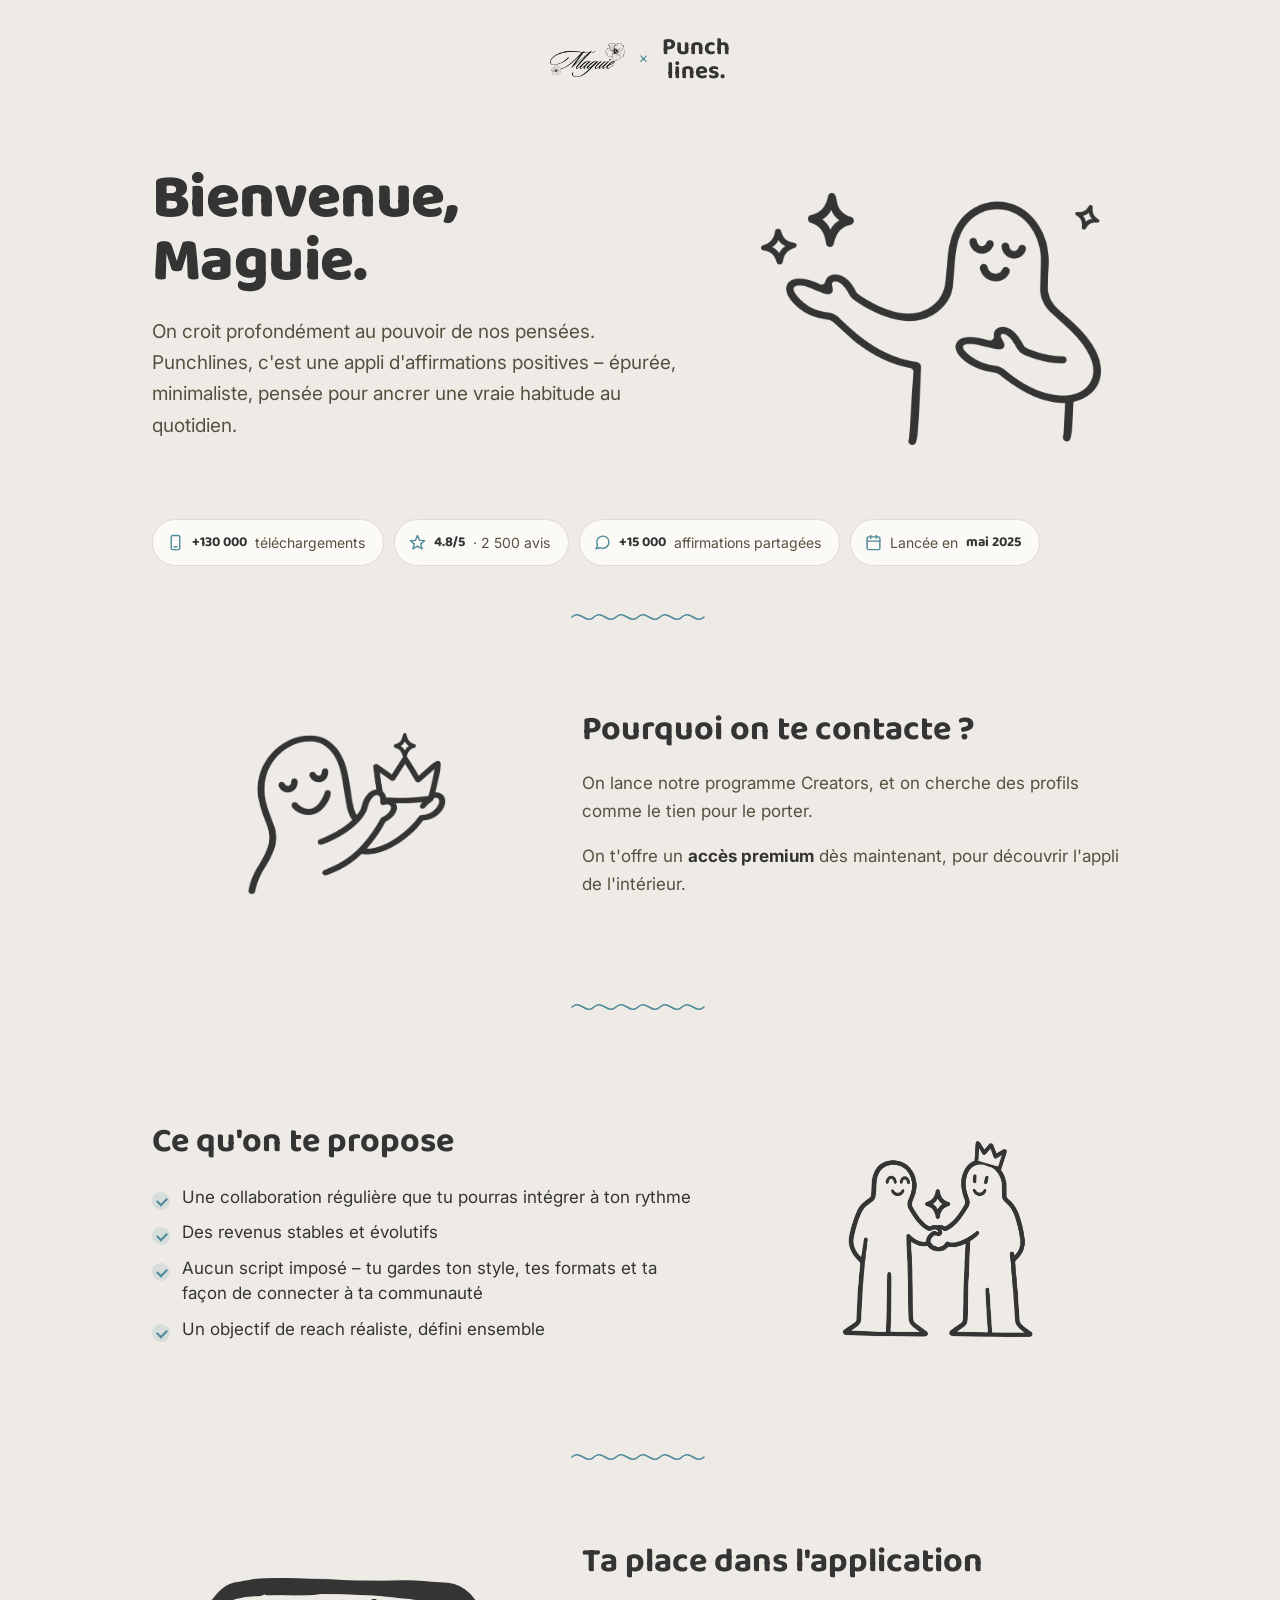
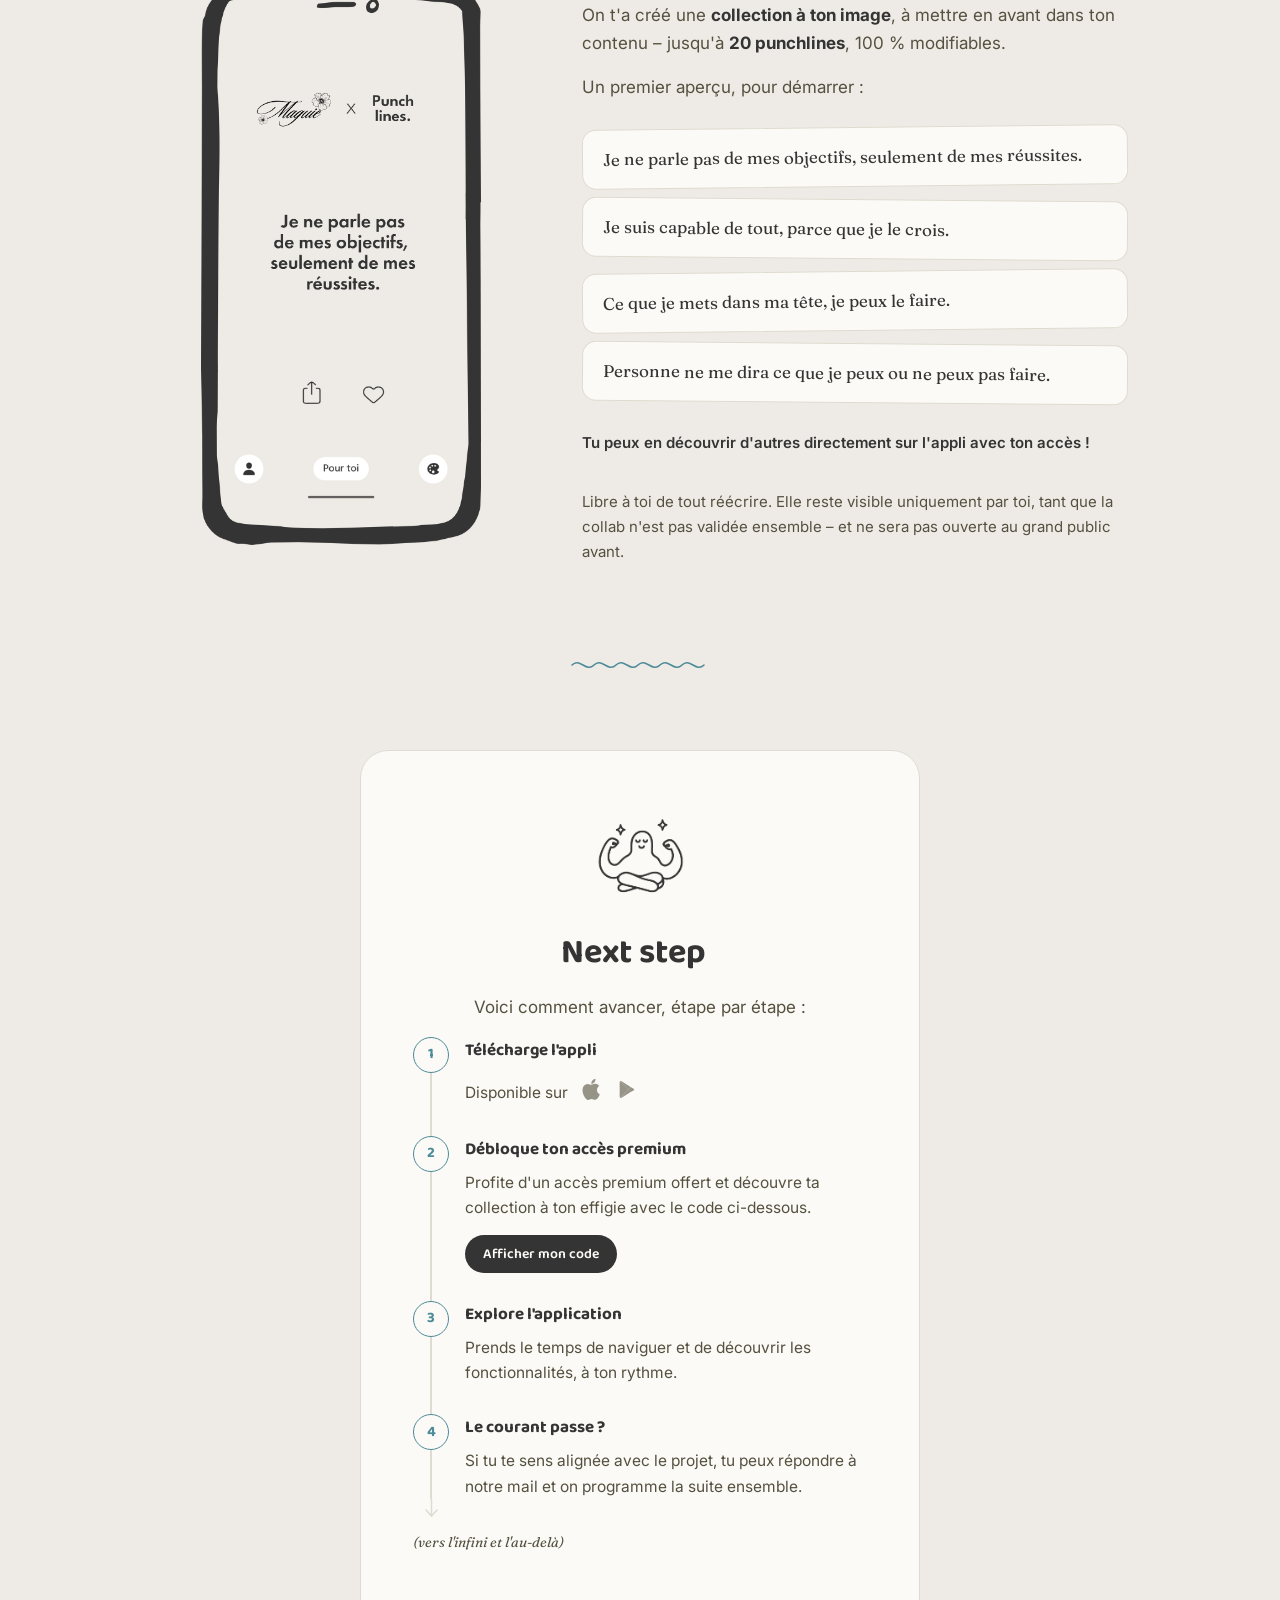
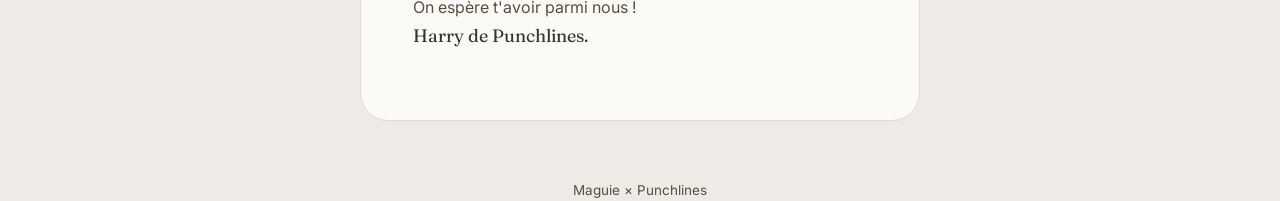
<file: maguie/index.html>
<!doctype html>
<html lang="fr">
<head>
<meta charset="UTF-8">
<meta name="viewport" content="width=device-width, initial-scale=1">
<title>Maguie × Punchlines – Une collab à ton image</title>
<meta name="description" content="Punchlines invite Maguie à rejoindre l'aventure : collab régulière, collection d'affirmations personnalisée et rémunération évolutive.">
<link rel="preconnect" href="https://fonts.googleapis.com">
<link rel="preconnect" href="https://fonts.gstatic.com" crossorigin>
<link href="https://fonts.googleapis.com/css2?family=Baloo+2:wght@500;600;700;800&family=Fraunces:ital,wght@0,600;0,700;1,500&family=Caveat:wght@600&family=Inter:wght@400;500;600&display=swap" rel="stylesheet">
<link rel="stylesheet" href="styles.css?v=1">
</head>
<body>

<header class="top wrap">
  <div class="wordmark">
    <img src="images/maguie_logo.png" alt="Maguie" class="logo-img">
    <span class="x">×</span>
    <span class="punch">Punch<br>lines.</span>
  </div>
</header>

<main>

  <!-- HERO -->
  <section class="hero wrap">
    <div class="copy">
      <h1>Bienvenue,<br>Maguie.</h1>
      <p class="lede">
        On croit profondément au pouvoir de nos pensées. Punchlines, c'est une appli
        d'affirmations positives – épurée, minimaliste, pensée pour ancrer une vraie
        habitude au quotidien.
      </p>
    </div>
    <div class="hero-art">
      <img src="images/bienvenue.png" alt="Illustration d'un personnage saluant, entouré d'étincelles">
    </div>
    <div class="stats">
      <span class="stat">
        <svg width="17" height="17" viewBox="0 0 24 24" fill="none" stroke="currentColor" stroke-width="2" stroke-linecap="round"><rect x="6" y="2" width="12" height="20" rx="2"/><line x1="10" y1="18" x2="14" y2="18"/></svg>
        <b>+130 000</b> téléchargements
      </span>
      <span class="stat">
        <svg width="17" height="17" viewBox="0 0 24 24" fill="none" stroke="currentColor" stroke-width="2" stroke-linecap="round" stroke-linejoin="round"><polygon points="12 2 15 9 22 9.5 16.5 14 18.5 21 12 17 5.5 21 7.5 14 2 9.5 9 9"/></svg>
        <b>4.8/5</b> · 2 500 avis
      </span>
      <span class="stat">
        <svg width="17" height="17" viewBox="0 0 24 24" fill="none" stroke="currentColor" stroke-width="2" stroke-linecap="round" stroke-linejoin="round"><path d="M21 11.5a8.38 8.38 0 0 1-.9 3.8 8.5 8.5 0 0 1-7.6 4.7 8.38 8.38 0 0 1-3.8-.9L3 21l1.9-5.7a8.38 8.38 0 0 1-.9-3.8 8.5 8.5 0 0 1 4.7-7.6 8.38 8.38 0 0 1 3.8-.9h.5a8.48 8.48 0 0 1 8 8v.5z"/></svg>
        <b>+15 000</b> affirmations partagées
      </span>
      <span class="stat">
        <svg width="17" height="17" viewBox="0 0 24 24" fill="none" stroke="currentColor" stroke-width="2" stroke-linecap="round" stroke-linejoin="round"><rect x="3" y="4" width="18" height="18" rx="2"/><line x1="16" y1="2" x2="16" y2="6"/><line x1="8" y1="2" x2="8" y2="6"/><line x1="3" y1="10" x2="21" y2="10"/></svg>
        Lancée en <b>mai 2025</b>
      </span>
    </div>
  </section>

  <div class="divider" aria-hidden="true">
    <svg width="140" height="18" viewBox="0 0 140 18" fill="none" stroke="currentColor" stroke-width="1.6">
      <path d="M2 9c8-8 14 8 22 0s14 8 22 0 14 8 22 0 14 8 22 0 14 8 22 0 14 8 22 0" stroke-linecap="round"/>
    </svg>
  </div>

  <!-- POURQUOI -->
  <section class="block wrap" id="pourquoi">
    <div class="split reverse">
      <div class="copy">
        <h2>Pourquoi on te contacte ?</h2>
        <p>
          On lance notre programme Creators, et on cherche des profils comme le tien
          pour le porter.
        </p>
        <p>
          On t'offre un <strong>accès premium</strong> dès maintenant, pour découvrir
          l'appli de l'intérieur.
        </p>
      </div>
      <div class="art">
        <img src="images/couronnement.png" alt="Illustration d'un personnage recevant une couronne">
      </div>
    </div>
  </section>

  <div class="divider" aria-hidden="true">
    <svg width="140" height="18" viewBox="0 0 140 18" fill="none" stroke="currentColor" stroke-width="1.6">
      <path d="M2 9c8-8 14 8 22 0s14 8 22 0 14 8 22 0 14 8 22 0 14 8 22 0 14 8 22 0" stroke-linecap="round"/>
    </svg>
  </div>

  <!-- CE QU'ON PROPOSE -->
  <section class="block wrap" id="collab">
    <div class="split">
      <div class="copy">
        <h2>Ce qu'on te propose</h2>
        <ul class="bullets">
          <li>Une collaboration régulière que tu pourras intégrer à ton rythme</li>
          <li>Des revenus stables et évolutifs</li>
          <li>Aucun script imposé – tu gardes ton style, tes formats et ta façon de connecter à ta communauté</li>
          <li>Un objectif de reach réaliste, défini ensemble</li>
        </ul>
      </div>
      <div class="art">
        <img src="images/handshake2.png" alt="Illustration de deux personnages se serrant la main, l'un portant une couronne">
      </div>
    </div>
  </section>

  <div class="divider" aria-hidden="true">
    <svg width="140" height="18" viewBox="0 0 140 18" fill="none" stroke="currentColor" stroke-width="1.6">
      <path d="M2 9c8-8 14 8 22 0s14 8 22 0 14 8 22 0 14 8 22 0 14 8 22 0 14 8 22 0" stroke-linecap="round"/>
    </svg>
  </div>

  <!-- COLLECTION -->
  <section class="block wrap" id="collection">
    <div class="split reverse">
      <div class="copy">
        <h2>Ta place dans l'application</h2>
        <p>
          On t'a créé une <strong>collection à ton image</strong>, à mettre en avant
          dans ton contenu – jusqu'à <strong>20 punchlines</strong>, 100&nbsp;% modifiables.
        </p>
        <p>Un premier aperçu, pour démarrer :</p>
        <ul class="affirmations">
          <li>Je ne parle pas de mes objectifs, seulement de mes réussites.</li>
          <li>Je suis capable de tout, parce que je le crois.</li>
          <li>Ce que je mets dans ma tête, je peux le faire.</li>
          <li>Personne ne me dira ce que je peux ou ne peux pas faire.</li>
        </ul>
        <p class="teaser">Tu peux en découvrir d'autres directement sur l'appli avec ton accès !</p>
        <p class="note">
          Libre à toi de tout réécrire. Elle reste visible uniquement par toi, tant que
          la collab n'est pas validée ensemble – et ne sera pas ouverte au grand public
          avant.
        </p>
      </div>
      <div class="art">
        <img src="images/illu_collection_maguie.png" alt="Aperçu de l'écran de l'application montrant la collection Maguie × Punchlines">
      </div>
    </div>
  </section>

  <div class="divider" aria-hidden="true">
    <svg width="140" height="18" viewBox="0 0 140 18" fill="none" stroke="currentColor" stroke-width="1.6">
      <path d="M2 9c8-8 14 8 22 0s14 8 22 0 14 8 22 0 14 8 22 0 14 8 22 0 14 8 22 0" stroke-linecap="round"/>
    </svg>
  </div>

  <!-- CTA -->
  <section class="block wrap" id="commencer">
    <div class="cta">
      <div class="art">
        <img src="images/meditation.png" alt="Illustration d'un personnage assis en tailleur, les bras levés en signe de force">
      </div>

      <h2>Next step</h2>
      <p class="cta-intro">Voici comment avancer, étape par étape :</p>

      <div class="steps-wrap">
        <div class="steps-line" aria-hidden="true"></div>
        <ol class="steps">
        <li class="step">
          <span class="step-num">1</span>
          <div class="step-body">
            <h3>Télécharge l'appli</h3>
            <div class="stores">
              <span class="stores-label">Disponible sur</span>
              <a class="store-icon" href="https://apps.apple.com/app/apple-store/id6744821000?pt=125279170&ct=website&mt=8" target="_blank" rel="noopener" aria-label="App Store">
                <svg width="21" height="21" viewBox="0 0 24 24" fill="currentColor"><path d="M17.05 12.536c-.03-3.06 2.497-4.53 2.61-4.6-1.424-2.08-3.636-2.365-4.42-2.398-1.883-.19-3.674 1.11-4.63 1.11-.958 0-2.428-1.083-3.99-1.053-2.053.03-3.944 1.194-5 3.037-2.133 3.698-.546 9.176 1.532 12.18 1.017 1.47 2.23 3.116 3.82 3.057 1.535-.062 2.114-.98 3.97-.98 1.856 0 2.38.98 4 .95 1.653-.03 2.7-1.5 3.71-2.98 1.17-1.71 1.65-3.37 1.68-3.45-.037-.017-3.22-1.237-3.25-4.9zM14.24 3.66c.84-1.02 1.41-2.44 1.25-3.86-1.21.05-2.68.81-3.55 1.83-.78.9-1.47 2.35-1.28 3.73 1.35.1 2.73-.68 3.58-1.7z"/></svg>
              </a>
              <a class="store-icon" href="https://play.google.com/store/apps/details?id=fr.harryjmg.punchlines" target="_blank" rel="noopener" aria-label="Google Play">
                <svg width="21" height="21" viewBox="0 0 24 24" fill="currentColor"><path d="M3.6 2.6c-.35.35-.55.85-.55 1.5v15.8c0 .65.2 1.15.55 1.5l.1.08L12.6 12v-.2L3.7 2.52l-.1.08z"/><path d="M15.5 15l-2.9-2.9v-.2l2.9-2.9.07.04 3.44 1.96c.98.56.98 1.44 0 2l-3.44 1.96-.07.04z"/><path d="M15.57 14.96 12.6 12 3.7 21.48c.34.36.9.4 1.53.05l10.34-6.57"/><path d="M15.57 9.04 5.23 2.47c-.63-.35-1.19-.3-1.53.06L12.6 12l2.97-2.96z"/></svg>
              </a>
            </div>
          </div>
        </li>

        <li class="step">
          <span class="step-num">2</span>
          <div class="step-body">
            <h3>Débloque ton accès premium</h3>
            <p>Profite d'un accès premium offert et découvre ta collection à ton effigie avec le code ci-dessous.</p>
            <div class="promo">
              <button type="button" id="revealCode" class="promo-reveal">Afficher mon code</button>
              <div class="promo-code-row" id="promoCodeRow" hidden>
                <span class="promo-code" id="promoCode">MAGUIE-C6GF5F</span>
                <button type="button" id="copyCode" class="copy-btn" aria-label="Copier le code">
                  <svg id="copyIcon" width="16" height="16" viewBox="0 0 24 24" fill="none" stroke="currentColor" stroke-width="2" stroke-linecap="round" stroke-linejoin="round"><rect x="9" y="9" width="12" height="12" rx="2"/><path d="M5 15H4a2 2 0 0 1-2-2V4a2 2 0 0 1 2-2h9a2 2 0 0 1 2 2v1"/></svg>
                  <svg id="checkIcon" width="16" height="16" viewBox="0 0 24 24" fill="none" stroke="currentColor" stroke-width="2" stroke-linecap="round" stroke-linejoin="round" hidden><polyline points="20 6 9 17 4 12"/></svg>
                </button>
              </div>
            </div>
          </div>
        </li>

        <li class="step">
          <span class="step-num">3</span>
          <div class="step-body">
            <h3>Explore l'application</h3>
            <p>Prends le temps de naviguer et de découvrir les fonctionnalités, à ton rythme.</p>
          </div>
        </li>

        <li class="step">
          <span class="step-num">4</span>
          <div class="step-body">
            <h3>Le courant passe ?</h3>
            <p>Si tu te sens alignée avec le projet, tu peux répondre à notre mail et on programme la suite ensemble.</p>
          </div>
        </li>
      </ol>
        <div class="steps-tail">
          <svg class="tail-arrow" width="13" height="24" viewBox="0 0 13 24" aria-hidden="true">
            <line x1="6.5" y1="0" x2="6.5" y2="17" stroke="currentColor" stroke-width="1.5" stroke-linecap="round"/>
            <line x1="6.5" y1="17" x2="1" y2="11" stroke="currentColor" stroke-width="1.5" stroke-linecap="round"/>
            <line x1="6.5" y1="17" x2="12" y2="11" stroke="currentColor" stroke-width="1.5" stroke-linecap="round"/>
          </svg>
          <p class="infinity-note">(vers l'infini et l'au-delà)</p>
        </div>
      </div>

      <p class="sign">
        <span class="sign-line">On espère t'avoir parmi nous !</span><br>
        <span class="sign-name">Harry de Punchlines.</span>
      </p>
    </div>
  </section>

</main>

<footer class="wrap">
  Maguie × Punchlines
</footer>

<script>
  (function () {
    function positionStepsLine() {
      var wrap = document.querySelector('.steps-wrap');
      var line = document.querySelector('.steps-line');
      var nums = document.querySelectorAll('.step-num');
      var lastLi = document.querySelector('.steps li.step:last-child');
      if (!wrap || !line || !nums.length || !lastLi) return;

      var wrapRect = wrap.getBoundingClientRect();
      var firstRect = nums[0].getBoundingClientRect();
      var lastLiRect = lastLi.getBoundingClientRect();

      var firstCenter = firstRect.top + firstRect.height / 2 - wrapRect.top;
      var lastBottom = lastLiRect.bottom - wrapRect.top;

      line.style.top = firstCenter + 'px';
      line.style.height = (lastBottom - firstCenter) + 'px';
    }

    window.addEventListener('load', positionStepsLine);
    window.addEventListener('resize', positionStepsLine);
    if (document.fonts && document.fonts.ready) {
      document.fonts.ready.then(positionStepsLine);
    }
    setTimeout(positionStepsLine, 300);
    window.positionStepsLine = positionStepsLine;
  })();
</script>

<script>
  (function () {
    var revealBtn = document.getElementById('revealCode');
    var promoCodeRow = document.getElementById('promoCodeRow');
    var promoCode = document.getElementById('promoCode');
    var copyBtn = document.getElementById('copyCode');
    var copyIcon = document.getElementById('copyIcon');
    var checkIcon = document.getElementById('checkIcon');
    if (!revealBtn || !promoCodeRow || !promoCode) return;

    var colors = ['#4e8b99', '#343434', '#c2932f', '#d98d80', '#fbfaf6'];

    function burstConfetti(originEl) {
      var rect = originEl.getBoundingClientRect();
      var originX = rect.left + rect.width / 2;
      var originY = rect.top + rect.height / 2;
      var count = 26;

      for (var i = 0; i < count; i++) {
        var piece = document.createElement('span');
        var size = 6 + Math.random() * 5;
        var angle = Math.random() * Math.PI * 2;
        var distance = 60 + Math.random() * 90;
        var dx = Math.cos(angle) * distance;
        var dy = Math.sin(angle) * distance - 40;
        var rotate = Math.random() * 360;
        var color = colors[Math.floor(Math.random() * colors.length)];
        var isCircle = Math.random() > 0.5;

        piece.style.position = 'fixed';
        piece.style.left = originX + 'px';
        piece.style.top = originY + 'px';
        piece.style.width = size + 'px';
        piece.style.height = (isCircle ? size : size * 0.6) + 'px';
        piece.style.background = color;
        piece.style.borderRadius = isCircle ? '50%' : '2px';
        piece.style.pointerEvents = 'none';
        piece.style.zIndex = '9999';
        piece.style.opacity = '1';
        piece.style.transform = 'translate(-50%, -50%) rotate(0deg)';
        piece.style.transition = 'transform 0.8s cubic-bezier(.2,.7,.3,1), opacity 0.8s ease';
        document.body.appendChild(piece);

        requestAnimationFrame(function (p, tx, ty, rot) {
          return function () {
            p.style.transform = 'translate(calc(-50% + ' + tx + 'px), calc(-50% + ' + ty + 'px)) rotate(' + rot + 'deg)';
            p.style.opacity = '0';
          };
        }(piece, dx, dy, rotate));

        (function (p) {
          setTimeout(function () { p.remove(); }, 850);
        })(piece);
      }
    }

    revealBtn.addEventListener('click', function () {
      revealBtn.hidden = true;
      promoCodeRow.hidden = false;
      burstConfetti(promoCodeRow);
      if (window.positionStepsLine) {
        requestAnimationFrame(window.positionStepsLine);
      }
    });

    if (copyBtn) {
      copyBtn.addEventListener('click', function () {
        var text = promoCode.textContent.trim();
        function showCopied() {
          copyIcon.hidden = true;
          checkIcon.hidden = false;
          copyBtn.classList.add('copied');
          setTimeout(function () {
            copyIcon.hidden = false;
            checkIcon.hidden = true;
            copyBtn.classList.remove('copied');
          }, 1600);
        }
        if (navigator.clipboard && navigator.clipboard.writeText) {
          navigator.clipboard.writeText(text).then(showCopied);
        } else {
          var tmp = document.createElement('textarea');
          tmp.value = text;
          tmp.style.position = 'fixed';
          tmp.style.opacity = '0';
          document.body.appendChild(tmp);
          tmp.select();
          try { document.execCommand('copy'); } catch (e) {}
          document.body.removeChild(tmp);
          showCopied();
        }
      });
    }
  })();
</script>

</body>
</html>
</file>
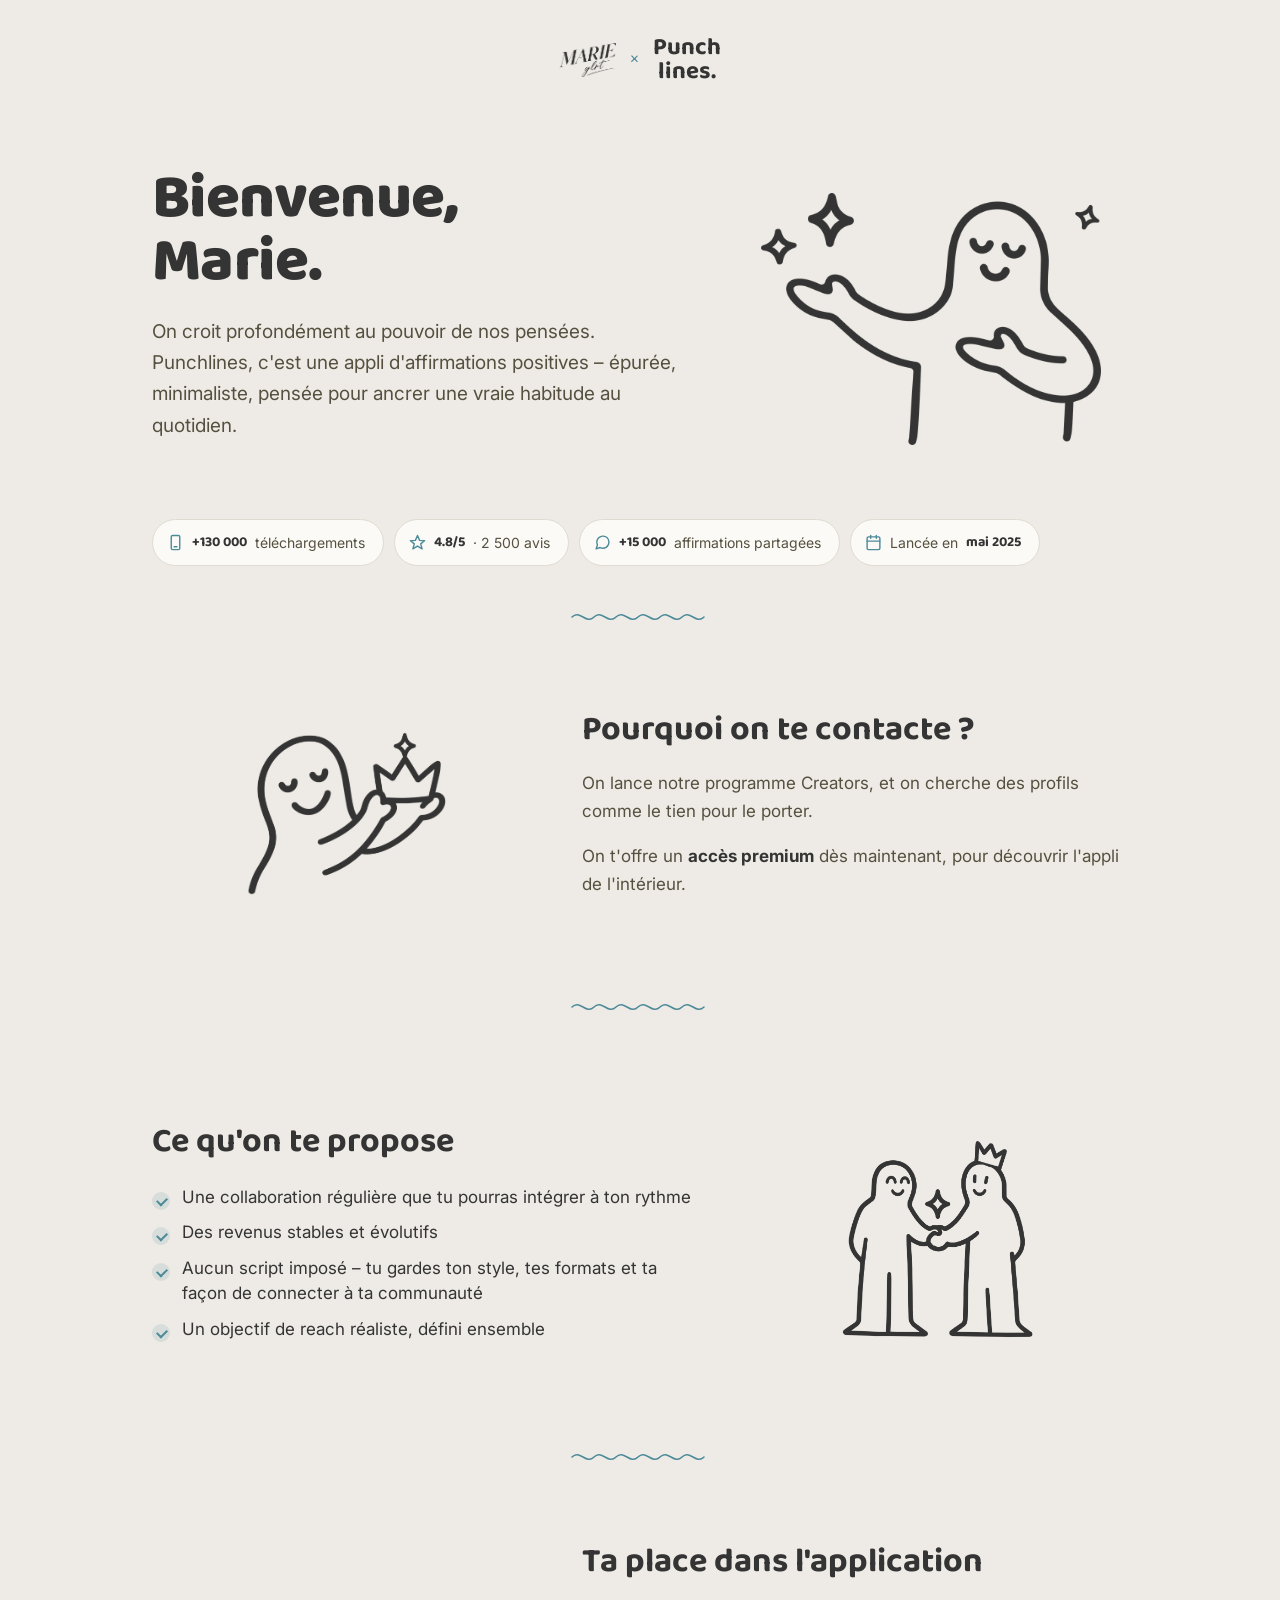
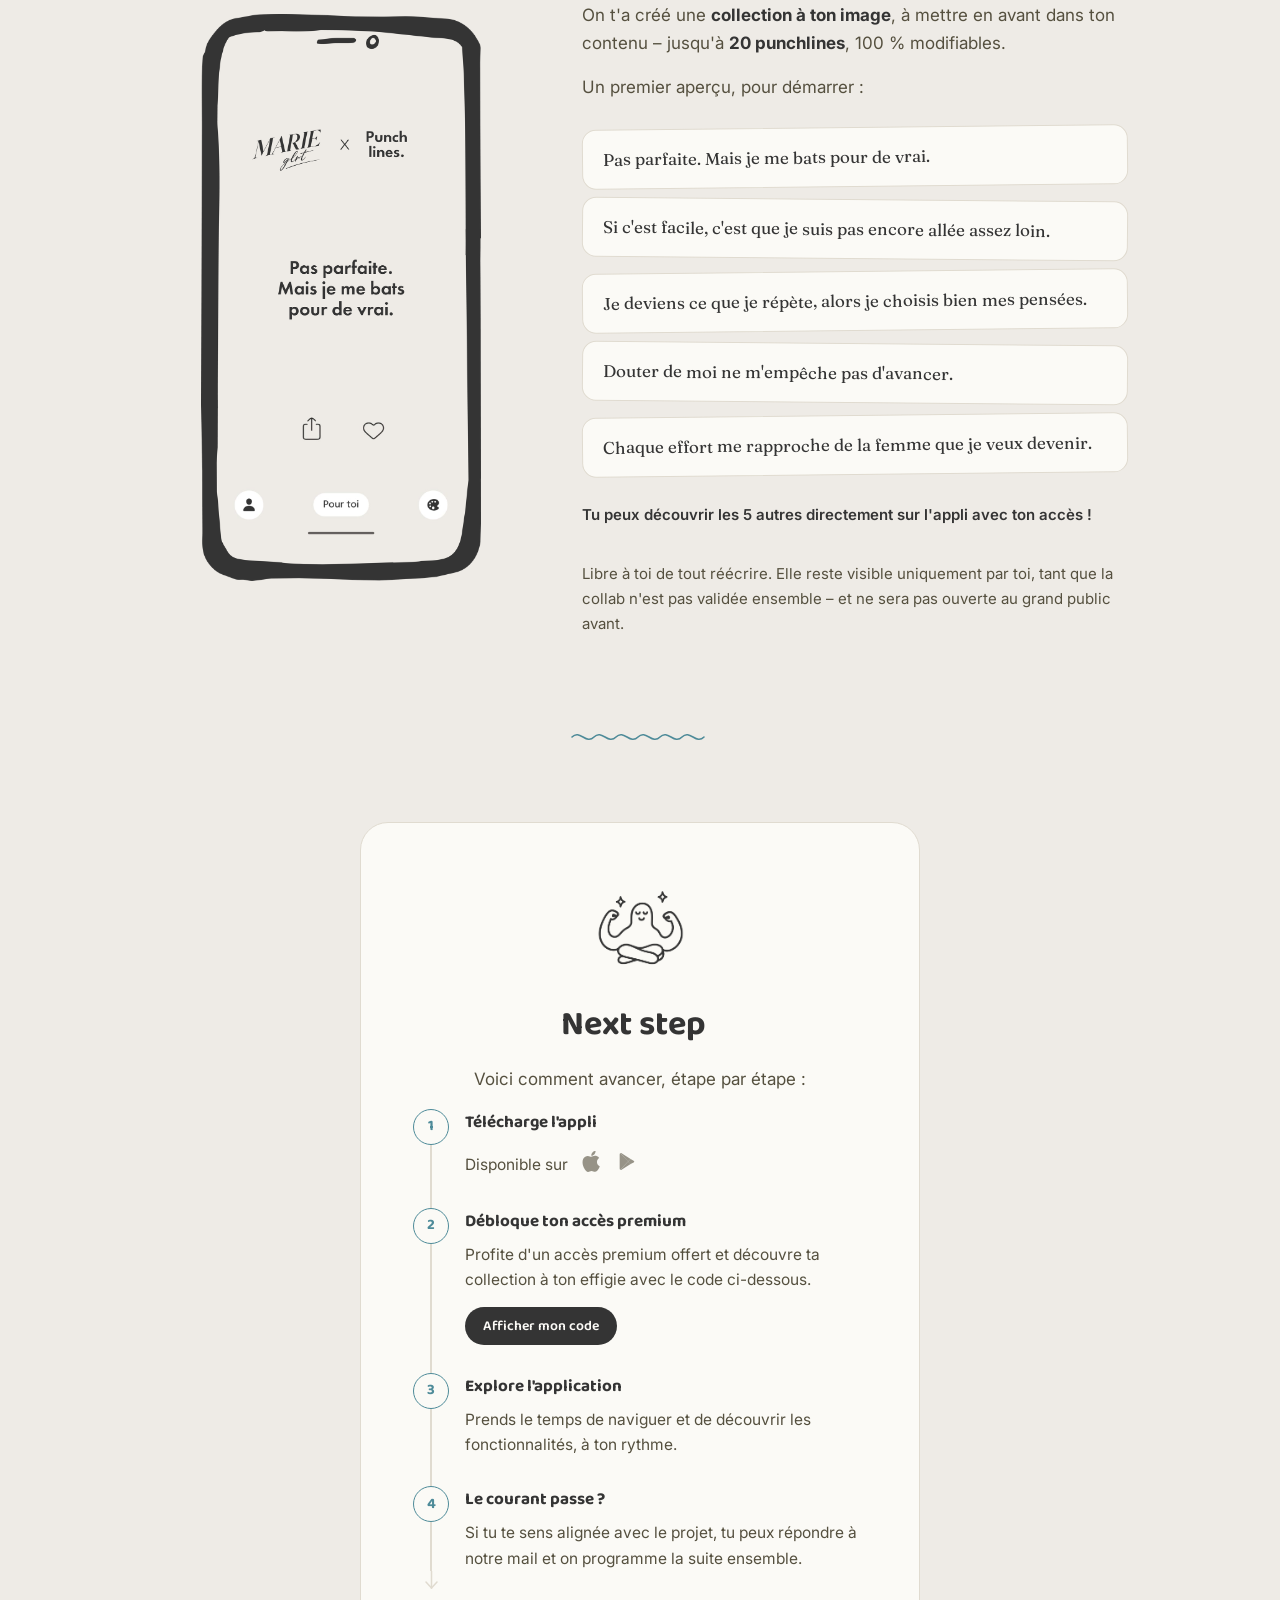
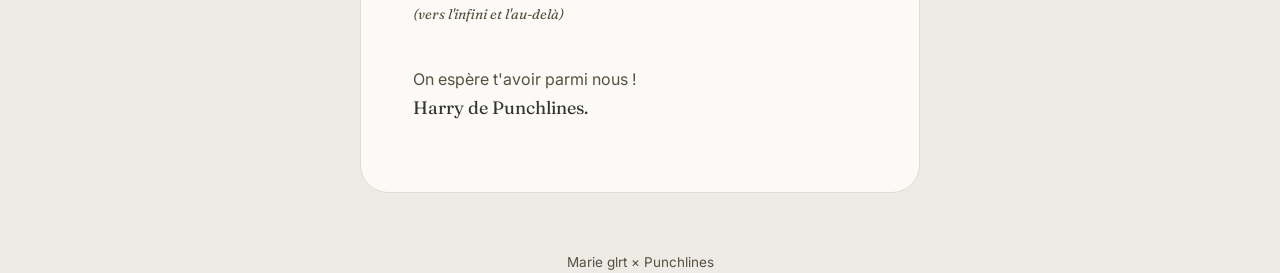
<file: marieglrt/index.html>
<!doctype html>
<html lang="fr">
<head>
<meta charset="UTF-8">
<meta name="viewport" content="width=device-width, initial-scale=1">
<title>Marie glrt × Punchlines – Une collab à ton image</title>
<meta name="description" content="Punchlines invite Marie glrt à rejoindre l'aventure : collab régulière, collection d'affirmations personnalisée et rémunération évolutive.">
<link rel="preconnect" href="https://fonts.googleapis.com">
<link rel="preconnect" href="https://fonts.gstatic.com" crossorigin>
<link href="https://fonts.googleapis.com/css2?family=Baloo+2:wght@500;600;700;800&family=Fraunces:ital,wght@0,600;0,700;1,500&family=Caveat:wght@600&family=Inter:wght@400;500;600&display=swap" rel="stylesheet">
<link rel="stylesheet" href="styles.css?v=1">
</head>
<body>

<header class="top wrap">
  <div class="wordmark">
    <img src="images/marieglrt_logo.png" alt="Marie glrt" class="logo-img">
    <span class="x">×</span>
    <span class="punch">Punch<br>lines.</span>
  </div>
</header>

<main>

  <!-- HERO -->
  <section class="hero wrap">
    <div class="copy">
      <h1>Bienvenue,<br>Marie.</h1>
      <p class="lede">
        On croit profondément au pouvoir de nos pensées. Punchlines, c'est une appli
        d'affirmations positives – épurée, minimaliste, pensée pour ancrer une vraie
        habitude au quotidien.
      </p>
    </div>
    <div class="hero-art">
      <img src="images/bienvenue.png" alt="Illustration d'un personnage saluant, entouré d'étincelles">
    </div>
    <div class="stats">
      <span class="stat">
        <svg width="17" height="17" viewBox="0 0 24 24" fill="none" stroke="currentColor" stroke-width="2" stroke-linecap="round"><rect x="6" y="2" width="12" height="20" rx="2"/><line x1="10" y1="18" x2="14" y2="18"/></svg>
        <b>+130 000</b> téléchargements
      </span>
      <span class="stat">
        <svg width="17" height="17" viewBox="0 0 24 24" fill="none" stroke="currentColor" stroke-width="2" stroke-linecap="round" stroke-linejoin="round"><polygon points="12 2 15 9 22 9.5 16.5 14 18.5 21 12 17 5.5 21 7.5 14 2 9.5 9 9"/></svg>
        <b>4.8/5</b> · 2 500 avis
      </span>
      <span class="stat">
        <svg width="17" height="17" viewBox="0 0 24 24" fill="none" stroke="currentColor" stroke-width="2" stroke-linecap="round" stroke-linejoin="round"><path d="M21 11.5a8.38 8.38 0 0 1-.9 3.8 8.5 8.5 0 0 1-7.6 4.7 8.38 8.38 0 0 1-3.8-.9L3 21l1.9-5.7a8.38 8.38 0 0 1-.9-3.8 8.5 8.5 0 0 1 4.7-7.6 8.38 8.38 0 0 1 3.8-.9h.5a8.48 8.48 0 0 1 8 8v.5z"/></svg>
        <b>+15 000</b> affirmations partagées
      </span>
      <span class="stat">
        <svg width="17" height="17" viewBox="0 0 24 24" fill="none" stroke="currentColor" stroke-width="2" stroke-linecap="round" stroke-linejoin="round"><rect x="3" y="4" width="18" height="18" rx="2"/><line x1="16" y1="2" x2="16" y2="6"/><line x1="8" y1="2" x2="8" y2="6"/><line x1="3" y1="10" x2="21" y2="10"/></svg>
        Lancée en <b>mai 2025</b>
      </span>
    </div>
  </section>

  <div class="divider" aria-hidden="true">
    <svg width="140" height="18" viewBox="0 0 140 18" fill="none" stroke="currentColor" stroke-width="1.6">
      <path d="M2 9c8-8 14 8 22 0s14 8 22 0 14 8 22 0 14 8 22 0 14 8 22 0 14 8 22 0" stroke-linecap="round"/>
    </svg>
  </div>

  <!-- POURQUOI -->
  <section class="block wrap" id="pourquoi">
    <div class="split reverse">
      <div class="copy">
        <h2>Pourquoi on te contacte ?</h2>
        <p>
          On lance notre programme Creators, et on cherche des profils comme le tien
          pour le porter.
        </p>
        <p>
          On t'offre un <strong>accès premium</strong> dès maintenant, pour découvrir
          l'appli de l'intérieur.
        </p>
      </div>
      <div class="art">
        <img src="images/couronnement.png" alt="Illustration d'un personnage recevant une couronne">
      </div>
    </div>
  </section>

  <div class="divider" aria-hidden="true">
    <svg width="140" height="18" viewBox="0 0 140 18" fill="none" stroke="currentColor" stroke-width="1.6">
      <path d="M2 9c8-8 14 8 22 0s14 8 22 0 14 8 22 0 14 8 22 0 14 8 22 0 14 8 22 0" stroke-linecap="round"/>
    </svg>
  </div>

  <!-- CE QU'ON PROPOSE -->
  <section class="block wrap" id="collab">
    <div class="split">
      <div class="copy">
        <h2>Ce qu'on te propose</h2>
        <ul class="bullets">
          <li>Une collaboration régulière que tu pourras intégrer à ton rythme</li>
          <li>Des revenus stables et évolutifs</li>
          <li>Aucun script imposé – tu gardes ton style, tes formats et ta façon de connecter à ta communauté</li>
          <li>Un objectif de reach réaliste, défini ensemble</li>
        </ul>
      </div>
      <div class="art">
        <img src="images/handshake2.png" alt="Illustration de deux personnages se serrant la main, l'un portant une couronne">
      </div>
    </div>
  </section>

  <div class="divider" aria-hidden="true">
    <svg width="140" height="18" viewBox="0 0 140 18" fill="none" stroke="currentColor" stroke-width="1.6">
      <path d="M2 9c8-8 14 8 22 0s14 8 22 0 14 8 22 0 14 8 22 0 14 8 22 0 14 8 22 0" stroke-linecap="round"/>
    </svg>
  </div>

  <!-- COLLECTION -->
  <section class="block wrap" id="collection">
    <div class="split reverse">
      <div class="copy">
        <h2>Ta place dans l'application</h2>
        <p>
          On t'a créé une <strong>collection à ton image</strong>, à mettre en avant
          dans ton contenu – jusqu'à <strong>20 punchlines</strong>, 100&nbsp;% modifiables.
        </p>
        <p>Un premier aperçu, pour démarrer :</p>
        <ul class="affirmations">
          <li>Pas parfaite. Mais je me bats pour de vrai.</li>
          <li>Si c'est facile, c'est que je suis pas encore allée assez loin.</li>
          <li>Je deviens ce que je répète, alors je choisis bien mes pensées.</li>
          <li>Douter de moi ne m'empêche pas d'avancer.</li>
          <li>Chaque effort me rapproche de la femme que je veux devenir.</li>
        </ul>
        <p class="teaser">Tu peux découvrir les 5 autres directement sur l'appli avec ton accès !</p>
        <p class="note">
          Libre à toi de tout réécrire. Elle reste visible uniquement par toi, tant que
          la collab n'est pas validée ensemble – et ne sera pas ouverte au grand public
          avant.
        </p>
      </div>
      <div class="art">
        <img src="images/illu_collection_marie.png" alt="Aperçu de l'écran de l'application montrant la collection Marie glrt × Punchlines">
      </div>
    </div>
  </section>

  <div class="divider" aria-hidden="true">
    <svg width="140" height="18" viewBox="0 0 140 18" fill="none" stroke="currentColor" stroke-width="1.6">
      <path d="M2 9c8-8 14 8 22 0s14 8 22 0 14 8 22 0 14 8 22 0 14 8 22 0 14 8 22 0" stroke-linecap="round"/>
    </svg>
  </div>

  <!-- CTA -->
  <section class="block wrap" id="commencer">
    <div class="cta">
      <div class="art">
        <img src="images/meditation.png" alt="Illustration d'un personnage assis en tailleur, les bras levés en signe de force">
      </div>

      <h2>Next step</h2>
      <p class="cta-intro">Voici comment avancer, étape par étape :</p>

      <div class="steps-wrap">
        <div class="steps-line" aria-hidden="true"></div>
        <ol class="steps">
        <li class="step">
          <span class="step-num">1</span>
          <div class="step-body">
            <h3>Télécharge l'appli</h3>
            <div class="stores">
              <span class="stores-label">Disponible sur</span>
              <a class="store-icon" href="https://apps.apple.com/app/apple-store/id6744821000?pt=125279170&ct=website&mt=8" target="_blank" rel="noopener" aria-label="App Store">
                <svg width="21" height="21" viewBox="0 0 24 24" fill="currentColor"><path d="M17.05 12.536c-.03-3.06 2.497-4.53 2.61-4.6-1.424-2.08-3.636-2.365-4.42-2.398-1.883-.19-3.674 1.11-4.63 1.11-.958 0-2.428-1.083-3.99-1.053-2.053.03-3.944 1.194-5 3.037-2.133 3.698-.546 9.176 1.532 12.18 1.017 1.47 2.23 3.116 3.82 3.057 1.535-.062 2.114-.98 3.97-.98 1.856 0 2.38.98 4 .95 1.653-.03 2.7-1.5 3.71-2.98 1.17-1.71 1.65-3.37 1.68-3.45-.037-.017-3.22-1.237-3.25-4.9zM14.24 3.66c.84-1.02 1.41-2.44 1.25-3.86-1.21.05-2.68.81-3.55 1.83-.78.9-1.47 2.35-1.28 3.73 1.35.1 2.73-.68 3.58-1.7z"/></svg>
              </a>
              <a class="store-icon" href="https://play.google.com/store/apps/details?id=fr.harryjmg.punchlines" target="_blank" rel="noopener" aria-label="Google Play">
                <svg width="21" height="21" viewBox="0 0 24 24" fill="currentColor"><path d="M3.6 2.6c-.35.35-.55.85-.55 1.5v15.8c0 .65.2 1.15.55 1.5l.1.08L12.6 12v-.2L3.7 2.52l-.1.08z"/><path d="M15.5 15l-2.9-2.9v-.2l2.9-2.9.07.04 3.44 1.96c.98.56.98 1.44 0 2l-3.44 1.96-.07.04z"/><path d="M15.57 14.96 12.6 12 3.7 21.48c.34.36.9.4 1.53.05l10.34-6.57"/><path d="M15.57 9.04 5.23 2.47c-.63-.35-1.19-.3-1.53.06L12.6 12l2.97-2.96z"/></svg>
              </a>
            </div>
          </div>
        </li>

        <li class="step">
          <span class="step-num">2</span>
          <div class="step-body">
            <h3>Débloque ton accès premium</h3>
            <p>Profite d'un accès premium offert et découvre ta collection à ton effigie avec le code ci-dessous.</p>
            <div class="promo">
              <button type="button" id="revealCode" class="promo-reveal">Afficher mon code</button>
              <div class="promo-code-row" id="promoCodeRow" hidden>
                <span class="promo-code" id="promoCode">MARIE-6BKUDV</span>
                <button type="button" id="copyCode" class="copy-btn" aria-label="Copier le code">
                  <svg id="copyIcon" width="16" height="16" viewBox="0 0 24 24" fill="none" stroke="currentColor" stroke-width="2" stroke-linecap="round" stroke-linejoin="round"><rect x="9" y="9" width="12" height="12" rx="2"/><path d="M5 15H4a2 2 0 0 1-2-2V4a2 2 0 0 1 2-2h9a2 2 0 0 1 2 2v1"/></svg>
                  <svg id="checkIcon" width="16" height="16" viewBox="0 0 24 24" fill="none" stroke="currentColor" stroke-width="2" stroke-linecap="round" stroke-linejoin="round" hidden><polyline points="20 6 9 17 4 12"/></svg>
                </button>
              </div>
            </div>
          </div>
        </li>

        <li class="step">
          <span class="step-num">3</span>
          <div class="step-body">
            <h3>Explore l'application</h3>
            <p>Prends le temps de naviguer et de découvrir les fonctionnalités, à ton rythme.</p>
          </div>
        </li>

        <li class="step">
          <span class="step-num">4</span>
          <div class="step-body">
            <h3>Le courant passe ?</h3>
            <p>Si tu te sens alignée avec le projet, tu peux répondre à notre mail et on programme la suite ensemble.</p>
          </div>
        </li>
      </ol>
        <div class="steps-tail">
          <svg class="tail-arrow" width="13" height="24" viewBox="0 0 13 24" aria-hidden="true">
            <line x1="6.5" y1="0" x2="6.5" y2="17" stroke="currentColor" stroke-width="1.5" stroke-linecap="round"/>
            <line x1="6.5" y1="17" x2="1" y2="11" stroke="currentColor" stroke-width="1.5" stroke-linecap="round"/>
            <line x1="6.5" y1="17" x2="12" y2="11" stroke="currentColor" stroke-width="1.5" stroke-linecap="round"/>
          </svg>
          <p class="infinity-note">(vers l'infini et l'au-delà)</p>
        </div>
      </div>

      <p class="sign">
        <span class="sign-line">On espère t'avoir parmi nous !</span><br>
        <span class="sign-name">Harry de Punchlines.</span>
      </p>
    </div>
  </section>

</main>

<footer class="wrap">
  Marie glrt × Punchlines
</footer>

<script>
  (function () {
    function positionStepsLine() {
      var wrap = document.querySelector('.steps-wrap');
      var line = document.querySelector('.steps-line');
      var nums = document.querySelectorAll('.step-num');
      var lastLi = document.querySelector('.steps li.step:last-child');
      if (!wrap || !line || !nums.length || !lastLi) return;

      var wrapRect = wrap.getBoundingClientRect();
      var firstRect = nums[0].getBoundingClientRect();
      var lastLiRect = lastLi.getBoundingClientRect();

      var firstCenter = firstRect.top + firstRect.height / 2 - wrapRect.top;
      var lastBottom = lastLiRect.bottom - wrapRect.top;

      line.style.top = firstCenter + 'px';
      line.style.height = (lastBottom - firstCenter) + 'px';
    }

    window.addEventListener('load', positionStepsLine);
    window.addEventListener('resize', positionStepsLine);
    if (document.fonts && document.fonts.ready) {
      document.fonts.ready.then(positionStepsLine);
    }
    setTimeout(positionStepsLine, 300);
    window.positionStepsLine = positionStepsLine;
  })();
</script>

<script>
  (function () {
    var revealBtn = document.getElementById('revealCode');
    var promoCodeRow = document.getElementById('promoCodeRow');
    var promoCode = document.getElementById('promoCode');
    var copyBtn = document.getElementById('copyCode');
    var copyIcon = document.getElementById('copyIcon');
    var checkIcon = document.getElementById('checkIcon');
    if (!revealBtn || !promoCodeRow || !promoCode) return;

    var colors = ['#4e8b99', '#343434', '#c2932f', '#d98d80', '#fbfaf6'];

    function burstConfetti(originEl) {
      var rect = originEl.getBoundingClientRect();
      var originX = rect.left + rect.width / 2;
      var originY = rect.top + rect.height / 2;
      var count = 26;

      for (var i = 0; i < count; i++) {
        var piece = document.createElement('span');
        var size = 6 + Math.random() * 5;
        var angle = Math.random() * Math.PI * 2;
        var distance = 60 + Math.random() * 90;
        var dx = Math.cos(angle) * distance;
        var dy = Math.sin(angle) * distance - 40;
        var rotate = Math.random() * 360;
        var color = colors[Math.floor(Math.random() * colors.length)];
        var isCircle = Math.random() > 0.5;

        piece.style.position = 'fixed';
        piece.style.left = originX + 'px';
        piece.style.top = originY + 'px';
        piece.style.width = size + 'px';
        piece.style.height = (isCircle ? size : size * 0.6) + 'px';
        piece.style.background = color;
        piece.style.borderRadius = isCircle ? '50%' : '2px';
        piece.style.pointerEvents = 'none';
        piece.style.zIndex = '9999';
        piece.style.opacity = '1';
        piece.style.transform = 'translate(-50%, -50%) rotate(0deg)';
        piece.style.transition = 'transform 0.8s cubic-bezier(.2,.7,.3,1), opacity 0.8s ease';
        document.body.appendChild(piece);

        requestAnimationFrame(function (p, tx, ty, rot) {
          return function () {
            p.style.transform = 'translate(calc(-50% + ' + tx + 'px), calc(-50% + ' + ty + 'px)) rotate(' + rot + 'deg)';
            p.style.opacity = '0';
          };
        }(piece, dx, dy, rotate));

        (function (p) {
          setTimeout(function () { p.remove(); }, 850);
        })(piece);
      }
    }

    revealBtn.addEventListener('click', function () {
      revealBtn.hidden = true;
      promoCodeRow.hidden = false;
      burstConfetti(promoCodeRow);
      if (window.positionStepsLine) {
        requestAnimationFrame(window.positionStepsLine);
      }
    });

    if (copyBtn) {
      copyBtn.addEventListener('click', function () {
        var text = promoCode.textContent.trim();
        function showCopied() {
          copyIcon.hidden = true;
          checkIcon.hidden = false;
          copyBtn.classList.add('copied');
          setTimeout(function () {
            copyIcon.hidden = false;
            checkIcon.hidden = true;
            copyBtn.classList.remove('copied');
          }, 1600);
        }
        if (navigator.clipboard && navigator.clipboard.writeText) {
          navigator.clipboard.writeText(text).then(showCopied);
        } else {
          var tmp = document.createElement('textarea');
          tmp.value = text;
          tmp.style.position = 'fixed';
          tmp.style.opacity = '0';
          document.body.appendChild(tmp);
          tmp.select();
          try { document.execCommand('copy'); } catch (e) {}
          document.body.removeChild(tmp);
          showCopied();
        }
      });
    }
  })();
</script>

</body>
</html>
</file>
<file: ammrynn/styles.css>
/* ---------------------------------------------------
   Creators × Punchlines – collab pitch page
--------------------------------------------------- */

:root {
  --cream: #eeebe6;
  --cream-deep: #e0dbd0;
  --paper: #fbfaf6;
  --ink: #343434;
  --heading: #343434;
  --ink-soft: #55503f;
  --gold: #c2932f;
  --gold-deep: #4e8b99;
  --rose: #d98d80;

  --serif: "Fraunces", "Iowan Old Style", serif;
  --script: "Caveat", cursive;
  --display: "Baloo 2", sans-serif;
  --body: "Inter", sans-serif;

  --max: 1040px;
}

* { box-sizing: border-box; }

html {
  scroll-behavior: smooth;
  overflow-x: hidden;
  cursor: url("data:image/svg+xml,%3Csvg xmlns='http://www.w3.org/2000/svg' width='22' height='22' viewBox='0 0 24 24' fill='none' stroke='%23343434' stroke-width='2' stroke-linecap='round' stroke-linejoin='round'%3E%3Cpath d='M12 2c1 5 5 9 10 10-5 1-9 5-10 10-1-5-5-9-10-10 5-1 9-5 10-10z'/%3E%3C/svg%3E") 11 11, auto;
}

body {
  margin: 0;
  background: var(--cream);
  color: var(--ink);
  font-family: var(--body);
  font-size: 17px;
  line-height: 1.65;
  -webkit-font-smoothing: antialiased;
  overflow-x: hidden;
}

img { max-width: 100%; display: block; }

.wrap {
  max-width: var(--max);
  margin: 0 auto;
  padding: 0 32px;
}

@media (prefers-reduced-motion: reduce) {
  * { animation: none !important; transition: none !important; }
}

/* ---------- focus ---------- */
a:focus-visible,
button:focus-visible {
  outline: 3px solid var(--gold-deep);
  outline-offset: 3px;
}

/* ---------- header / wordmark ---------- */
.top {
  padding-top: 36px;
  padding-bottom: 26px;
  text-align: center;
}

.wordmark {
  display: inline-flex;
  align-items: center;
  gap: 14px;
}

.wordmark .logo-img {
  height: 46px;
  width: auto;
}

.wordmark .x {
  color: var(--gold-deep);
  font-family: var(--display);
  font-size: 18px;
}

.wordmark .punch {
  font-family: var(--display);
  font-weight: 700;
  font-size: 24px;
  line-height: 1;
  color: var(--heading);
}

/* ---------- hero ---------- */
.hero {
  padding-top: 56px;
  padding-bottom: 24px;
  display: grid;
  grid-template-columns: 1.15fr 0.85fr;
  gap: 48px;
  align-items: center;
}

.hero h1 {
  font-family: var(--display);
  font-weight: 800;
  font-size: clamp(40px, 5.4vw, 62px);
  line-height: 1.02;
  margin: 0 0 22px;
  letter-spacing: -0.01em;
  color: var(--heading);
}

.hero .lede {
  font-size: 19px;
  color: var(--ink-soft);
  max-width: 46ch;
  margin: 0 0 30px;
}

.hero .lede strong {
  color: var(--ink);
  font-weight: 600;
}

.hero-art {
  justify-self: center;
}

.hero-art img {
  width: 100%;
  max-width: 340px;
}

/* stat pills */
.stats {
  grid-column: 1 / -1;
  display: flex;
  flex-wrap: wrap;
  gap: 10px;
}

.stat {
  background: var(--paper);
  border: 1px solid var(--cream-deep);
  border-radius: 999px;
  padding: 11px 18px 11px 14px;
  display: inline-flex;
  align-items: center;
  gap: 8px;
  font-size: 14px;
  color: var(--ink-soft);
  white-space: nowrap;
}

.stat svg { flex: none; color: var(--gold-deep); }

.stat b {
  color: var(--ink);
  font-family: var(--display);
  font-weight: 700;
}

.lede.ambass {
  margin-top: 26px;
  margin-bottom: 0;
}

/* ---------- divider ---------- */
.divider {
  display: flex;
  justify-content: center;
  padding: 18px 0;
  color: var(--gold-deep);
}

/* ---------- sections ---------- */
section.block {
  padding-top: 58px;
  padding-bottom: 58px;
}

.block h2 {
  font-family: var(--display);
  font-weight: 700;
  font-size: clamp(26px, 3vw, 34px);
  line-height: 1.15;
  margin: 0 0 20px;
  max-width: 22ch;
  color: var(--heading);
}

.block p {
  color: var(--ink-soft);
  max-width: 62ch;
  margin: 0 0 16px;
}

.block p strong { color: var(--ink); }

.split {
  display: grid;
  grid-template-columns: 1.3fr 0.9fr;
  gap: 52px;
  align-items: center;
}

.split.reverse {
  grid-template-columns: 0.9fr 1.3fr;
}
.split.reverse .art { order: 1; }
.split.reverse .copy { order: 2; }

.art img {
  max-width: 280px;
  margin: 0 auto;
}

#pourquoi .art img {
  max-width: 220px;
}

/* ---------- collection cards ---------- */
.affirmations {
  list-style: none;
  margin: 26px 0 0;
  padding: 0;
  display: grid;
  gap: 12px;
}

.affirmations li {
  background: var(--paper);
  border: 1px solid var(--cream-deep);
  border-radius: 14px;
  padding: 15px 20px;
  font-family: var(--serif);
  font-size: 17px;
  color: var(--ink);
}

.affirmations li:nth-child(odd)  { transform: rotate(-0.6deg); }
.affirmations li:nth-child(even) { transform: rotate(0.5deg); }

/* scannable bullet list */
.bullets {
  list-style: none;
  margin: 24px 0 0;
  padding: 0;
  display: grid;
  gap: 10px;
}

.bullets li {
  position: relative;
  padding-left: 30px;
  font-size: 17px;
  color: var(--ink);
  line-height: 1.5;
}

.bullets li::before {
  content: "";
  position: absolute;
  left: 0;
  top: 7px;
  width: 18px;
  height: 18px;
  border-radius: 50%;
  background: var(--gold-deep);
  opacity: 0.15;
}

.bullets li::after {
  content: "";
  position: absolute;
  left: 5px;
  top: 12px;
  width: 8px;
  height: 5px;
  border-left: 2px solid var(--gold-deep);
  border-bottom: 2px solid var(--gold-deep);
  transform: rotate(-45deg);
}

#collection .teaser {
  margin-top: 28px;
  font-size: 15px;
  color: var(--ink);
  font-weight: 600;
}

.note {
  margin-top: 12px;
  font-size: 15px;
  color: var(--ink-soft);
}

#collection .note {
  margin-top: 34px;
}

/* ---------- CTA ---------- */
.cta {
  background: var(--paper);
  border: 1px solid var(--cream-deep);
  border-radius: 28px;
  padding: 52px;
  max-width: 560px;
  margin: 0 auto;
}

.cta .art {
  display: flex;
  justify-content: center;
  margin-bottom: 20px;
}

.cta .art img { max-width: 110px; margin: 0 auto; display: block; }

.cta h2 { text-align: center; }
.cta .cta-intro { text-align: center; margin-top: 8px; }

/* steps */
.steps-wrap {
  position: relative;
  margin-top: 14px;
}

.steps-line {
  position: absolute;
  left: 17.25px;
  top: 0;
  width: 1.5px;
  background: var(--cream-deep);
  z-index: 0;
}

.steps {
  list-style: none;
  margin: 0;
  padding: 0;
  display: grid;
  gap: 28px;
}

.steps-tail {
  display: flex;
  flex-direction: column;
  align-items: center;
  width: 36px;
}

.tail-arrow {
  display: block;
  color: var(--cream-deep);
}

.steps-tail .infinity-note {
  align-self: flex-start;
  margin: 8px 0 0;
  font-family: var(--serif);
  font-style: italic;
  font-size: 14px;
  color: var(--ink-soft);
  white-space: nowrap;
}

.step {
  display: grid;
  grid-template-columns: 36px 1fr;
  gap: 16px;
  align-items: start;
}

.step-num {
  width: 36px;
  height: 36px;
  border-radius: 50%;
  border: 1.5px solid var(--gold-deep);
  background: var(--paper);
  color: var(--gold-deep);
  font-family: var(--display);
  font-weight: 700;
  font-size: 15px;
  display: flex;
  align-items: center;
  justify-content: center;
  flex: none;
  position: relative;
  z-index: 1;
}

.step-body h3 {
  font-family: var(--display);
  font-weight: 700;
  font-size: 17px;
  color: var(--ink);
  margin: 0 0 6px;
}

.step-body p {
  color: var(--ink-soft);
  font-size: 15.5px;
  margin: 0;
  max-width: 52ch;
}

.deadline {
  display: inline-flex;
  align-items: center;
  gap: 8px;
  background: var(--cream);
  border: 1px solid var(--cream-deep);
  color: var(--gold-deep);
  border-radius: 999px;
  padding: 7px 16px;
  font-size: 14px;
  font-weight: 600;
  margin: 6px 0 22px;
}

.promo {
  display: flex;
  flex-direction: column;
  gap: 12px;
  margin-top: 14px;
}

.promo-code-row {
  display: flex;
  align-items: center;
  gap: 8px;
}

.promo-code-row[hidden] {
  display: none;
}

.promo-code {
  font-family: var(--display);
  font-weight: 700;
  font-size: 15px;
  color: var(--ink);
  background: var(--cream);
  border: 1px dashed var(--cream-deep);
  border-radius: 8px;
  padding: 8px 14px;
  letter-spacing: 0.02em;
}

.copy-btn {
  display: inline-flex;
  align-items: center;
  justify-content: center;
  width: 34px;
  height: 34px;
  flex: none;
  background: var(--ink);
  color: var(--paper);
  border: none;
  border-radius: 8px;
  cursor: pointer;
  transition: background 0.15s ease, transform 0.15s ease;
}

.copy-btn:hover {
  background: var(--gold-deep);
  transform: translateY(-1px);
}

.copy-btn.copied {
  background: var(--gold-deep);
}

.promo-reveal {
  align-self: flex-start;
  font-family: var(--display);
  font-weight: 600;
  font-size: 14px;
  color: var(--paper);
  background: var(--ink);
  border: none;
  border-radius: 999px;
  padding: 8px 18px;
  cursor: pointer;
  transition: background 0.15s ease, transform 0.15s ease;
}

.promo-reveal:hover {
  background: var(--gold-deep);
  transform: translateY(-1px);
}

.stores {
  display: flex;
  align-items: center;
  gap: 14px;
  margin-top: 14px;
}

.stores-label {
  font-size: 15.5px;
  color: var(--ink-soft);
}

.store-icon {
  color: var(--ink-soft);
  opacity: 0.6;
  transition: opacity 0.15s ease, color 0.15s ease;
}

.store-icon:hover {
  opacity: 1;
  color: var(--gold-deep);
}

.cta .sign {
  margin-top: 40px;
  font-size: 16px;
  line-height: 1.7;
  color: var(--ink-soft);
}

.sign-line {
  font-family: var(--body);
}

.sign-name {
  font-family: var(--serif);
  font-size: 18px;
  color: var(--ink);
}

/* ---------- footer ---------- */
footer {
  padding: 40px 0 60px;
  text-align: center;
  color: var(--ink-soft);
  font-size: 13.5px;
}

/* ---------- responsive ---------- */
@media (max-width: 820px) {
  .hero,
  .split,
  .split.reverse {
    grid-template-columns: 1fr;
  }
  .split.reverse .art,
  .split.reverse .copy,
  .split .art {
    order: 0;
  }
  .hero-art { order: -1; }
  .hero-art img { max-width: 168px; margin: 0 auto; }
  .cta { padding: 34px 26px; border-radius: 22px; }
  .art img { max-width: 200px; }
  #pourquoi .art img { max-width: 170px; }
}

@media (max-width: 640px) {
  .wrap { padding: 0 24px; }
  section.block { padding-top: 44px; padding-bottom: 44px; }
  .top { padding-top: 28px; padding-bottom: 24px; }
  .hero { padding-top: 22px; padding-bottom: 36px; gap: 32px; }
  .hero .lede { margin-bottom: 0; }
  .stats { justify-content: center; }
  .hero-art img { transform: translateX(-14px); }
  .affirmations li:nth-child(odd),
  .affirmations li:nth-child(even) {
    transform: none;
  }
  .cta { padding: 28px 20px; }
  .cta .stores { justify-content: center; }
}

@media (max-width: 520px) {
  .wrap { padding: 0 20px; }
  .wordmark .logo-img { height: 34px; }
  .wordmark .punch { font-size: 17px; }
  .wordmark .x { font-size: 15px; }
}
</file>
<file: aurianelavaux/styles.css>
/* ---------------------------------------------------
   Creators × Punchlines – collab pitch page
--------------------------------------------------- */

:root {
  --cream: #eeebe6;
  --cream-deep: #e0dbd0;
  --paper: #fbfaf6;
  --ink: #343434;
  --heading: #343434;
  --ink-soft: #55503f;
  --gold: #c2932f;
  --gold-deep: #4e8b99;
  --rose: #d98d80;

  --serif: "Fraunces", "Iowan Old Style", serif;
  --script: "Caveat", cursive;
  --display: "Baloo 2", sans-serif;
  --body: "Inter", sans-serif;

  --max: 1040px;
}

* { box-sizing: border-box; }

html {
  scroll-behavior: smooth;
  overflow-x: hidden;
  cursor: url("data:image/svg+xml,%3Csvg xmlns='http://www.w3.org/2000/svg' width='22' height='22' viewBox='0 0 24 24' fill='none' stroke='%23343434' stroke-width='2' stroke-linecap='round' stroke-linejoin='round'%3E%3Cpath d='M12 2c1 5 5 9 10 10-5 1-9 5-10 10-1-5-5-9-10-10 5-1 9-5 10-10z'/%3E%3C/svg%3E") 11 11, auto;
}

body {
  margin: 0;
  background: var(--cream);
  color: var(--ink);
  font-family: var(--body);
  font-size: 17px;
  line-height: 1.65;
  -webkit-font-smoothing: antialiased;
  overflow-x: hidden;
}

img { max-width: 100%; display: block; }

.wrap {
  max-width: var(--max);
  margin: 0 auto;
  padding: 0 32px;
}

@media (prefers-reduced-motion: reduce) {
  * { animation: none !important; transition: none !important; }
}

/* ---------- focus ---------- */
a:focus-visible,
button:focus-visible {
  outline: 3px solid var(--gold-deep);
  outline-offset: 3px;
}

/* ---------- header / wordmark ---------- */
.top {
  padding-top: 36px;
  padding-bottom: 26px;
  text-align: center;
}

.wordmark {
  display: inline-flex;
  align-items: center;
  gap: 14px;
}

.wordmark .logo-img {
  height: 34px;
  width: auto;
}

.wordmark .x {
  color: var(--gold-deep);
  font-family: var(--display);
  font-size: 18px;
}

.wordmark .punch {
  font-family: var(--display);
  font-weight: 700;
  font-size: 24px;
  line-height: 1;
  color: var(--heading);
}

/* ---------- hero ---------- */
.hero {
  padding-top: 56px;
  padding-bottom: 24px;
  display: grid;
  grid-template-columns: 1.15fr 0.85fr;
  gap: 48px;
  align-items: center;
}

.hero h1 {
  font-family: var(--display);
  font-weight: 800;
  font-size: clamp(40px, 5.4vw, 62px);
  line-height: 1.02;
  margin: 0 0 22px;
  letter-spacing: -0.01em;
  color: var(--heading);
}

.hero .lede {
  font-size: 19px;
  color: var(--ink-soft);
  max-width: 46ch;
  margin: 0 0 30px;
}

.hero .lede strong {
  color: var(--ink);
  font-weight: 600;
}

.hero-art {
  justify-self: center;
}

.hero-art img {
  width: 100%;
  max-width: 340px;
}

/* stat pills */
.stats {
  grid-column: 1 / -1;
  display: flex;
  flex-wrap: wrap;
  gap: 10px;
}

.stat {
  background: var(--paper);
  border: 1px solid var(--cream-deep);
  border-radius: 999px;
  padding: 11px 18px 11px 14px;
  display: inline-flex;
  align-items: center;
  gap: 8px;
  font-size: 14px;
  color: var(--ink-soft);
  white-space: nowrap;
}

.stat svg { flex: none; color: var(--gold-deep); }

.stat b {
  color: var(--ink);
  font-family: var(--display);
  font-weight: 700;
}

.lede.ambass {
  margin-top: 26px;
  margin-bottom: 0;
}

/* ---------- divider ---------- */
.divider {
  display: flex;
  justify-content: center;
  padding: 18px 0;
  color: var(--gold-deep);
}

/* ---------- sections ---------- */
section.block {
  padding-top: 58px;
  padding-bottom: 58px;
}

.block h2 {
  font-family: var(--display);
  font-weight: 700;
  font-size: clamp(26px, 3vw, 34px);
  line-height: 1.15;
  margin: 0 0 20px;
  max-width: 22ch;
  color: var(--heading);
}

.block p {
  color: var(--ink-soft);
  max-width: 62ch;
  margin: 0 0 16px;
}

.block p strong { color: var(--ink); }

.split {
  display: grid;
  grid-template-columns: 1.3fr 0.9fr;
  gap: 52px;
  align-items: center;
}

.split.reverse {
  grid-template-columns: 0.9fr 1.3fr;
}
.split.reverse .art { order: 1; }
.split.reverse .copy { order: 2; }

.art img {
  max-width: 280px;
  margin: 0 auto;
}

#pourquoi .art img {
  max-width: 220px;
}

/* ---------- collection cards ---------- */
.affirmations {
  list-style: none;
  margin: 26px 0 0;
  padding: 0;
  display: grid;
  gap: 12px;
}

.affirmations li {
  background: var(--paper);
  border: 1px solid var(--cream-deep);
  border-radius: 14px;
  padding: 15px 20px;
  font-family: var(--serif);
  font-size: 17px;
  color: var(--ink);
}

.affirmations li:nth-child(odd)  { transform: rotate(-0.6deg); }
.affirmations li:nth-child(even) { transform: rotate(0.5deg); }

/* scannable bullet list */
.bullets {
  list-style: none;
  margin: 24px 0 0;
  padding: 0;
  display: grid;
  gap: 10px;
}

.bullets li {
  position: relative;
  padding-left: 30px;
  font-size: 17px;
  color: var(--ink);
  line-height: 1.5;
}

.bullets li::before {
  content: "";
  position: absolute;
  left: 0;
  top: 7px;
  width: 18px;
  height: 18px;
  border-radius: 50%;
  background: var(--gold-deep);
  opacity: 0.15;
}

.bullets li::after {
  content: "";
  position: absolute;
  left: 5px;
  top: 12px;
  width: 8px;
  height: 5px;
  border-left: 2px solid var(--gold-deep);
  border-bottom: 2px solid var(--gold-deep);
  transform: rotate(-45deg);
}

#collection .teaser {
  margin-top: 28px;
  font-size: 15px;
  color: var(--ink);
  font-weight: 600;
}

.note {
  margin-top: 12px;
  font-size: 15px;
  color: var(--ink-soft);
}

#collection .note {
  margin-top: 34px;
}

/* ---------- CTA ---------- */
.cta {
  background: var(--paper);
  border: 1px solid var(--cream-deep);
  border-radius: 28px;
  padding: 52px;
  max-width: 560px;
  margin: 0 auto;
}

.cta .art {
  display: flex;
  justify-content: center;
  margin-bottom: 20px;
}

.cta .art img { max-width: 110px; margin: 0 auto; display: block; }

.cta h2 { text-align: center; }
.cta .cta-intro { text-align: center; margin-top: 8px; }

/* steps */
.steps-wrap {
  position: relative;
  margin-top: 14px;
}

.steps-line {
  position: absolute;
  left: 17.25px;
  top: 0;
  width: 1.5px;
  background: var(--cream-deep);
  z-index: 0;
}

.steps {
  list-style: none;
  margin: 0;
  padding: 0;
  display: grid;
  gap: 28px;
}

.steps-tail {
  display: flex;
  flex-direction: column;
  align-items: center;
  width: 36px;
}

.tail-arrow {
  display: block;
  color: var(--cream-deep);
}

.steps-tail .infinity-note {
  align-self: flex-start;
  margin: 8px 0 0;
  font-family: var(--serif);
  font-style: italic;
  font-size: 14px;
  color: var(--ink-soft);
  white-space: nowrap;
}

.step {
  display: grid;
  grid-template-columns: 36px 1fr;
  gap: 16px;
  align-items: start;
}

.step-num {
  width: 36px;
  height: 36px;
  border-radius: 50%;
  border: 1.5px solid var(--gold-deep);
  background: var(--paper);
  color: var(--gold-deep);
  font-family: var(--display);
  font-weight: 700;
  font-size: 15px;
  display: flex;
  align-items: center;
  justify-content: center;
  flex: none;
  position: relative;
  z-index: 1;
}

.step-body h3 {
  font-family: var(--display);
  font-weight: 700;
  font-size: 17px;
  color: var(--ink);
  margin: 0 0 6px;
}

.step-body p {
  color: var(--ink-soft);
  font-size: 15.5px;
  margin: 0;
  max-width: 52ch;
}

.deadline {
  display: inline-flex;
  align-items: center;
  gap: 8px;
  background: var(--cream);
  border: 1px solid var(--cream-deep);
  color: var(--gold-deep);
  border-radius: 999px;
  padding: 7px 16px;
  font-size: 14px;
  font-weight: 600;
  margin: 6px 0 22px;
}

.promo {
  display: flex;
  flex-direction: column;
  gap: 12px;
  margin-top: 14px;
}

.promo-code-row {
  display: flex;
  align-items: center;
  gap: 8px;
}

.promo-code-row[hidden] {
  display: none;
}

.promo-code {
  font-family: var(--display);
  font-weight: 700;
  font-size: 15px;
  color: var(--ink);
  background: var(--cream);
  border: 1px dashed var(--cream-deep);
  border-radius: 8px;
  padding: 8px 14px;
  letter-spacing: 0.02em;
}

.copy-btn {
  display: inline-flex;
  align-items: center;
  justify-content: center;
  width: 34px;
  height: 34px;
  flex: none;
  background: var(--ink);
  color: var(--paper);
  border: none;
  border-radius: 8px;
  cursor: pointer;
  transition: background 0.15s ease, transform 0.15s ease;
}

.copy-btn:hover {
  background: var(--gold-deep);
  transform: translateY(-1px);
}

.copy-btn.copied {
  background: var(--gold-deep);
}

.promo-reveal {
  align-self: flex-start;
  font-family: var(--display);
  font-weight: 600;
  font-size: 14px;
  color: var(--paper);
  background: var(--ink);
  border: none;
  border-radius: 999px;
  padding: 8px 18px;
  cursor: pointer;
  transition: background 0.15s ease, transform 0.15s ease;
}

.promo-reveal:hover {
  background: var(--gold-deep);
  transform: translateY(-1px);
}

.stores {
  display: flex;
  align-items: center;
  gap: 14px;
  margin-top: 14px;
}

.stores-label {
  font-size: 15.5px;
  color: var(--ink-soft);
}

.store-icon {
  color: var(--ink-soft);
  opacity: 0.6;
  transition: opacity 0.15s ease, color 0.15s ease;
}

.store-icon:hover {
  opacity: 1;
  color: var(--gold-deep);
}

.cta .sign {
  margin-top: 40px;
  font-size: 16px;
  line-height: 1.7;
  color: var(--ink-soft);
}

.sign-line {
  font-family: var(--body);
}

.sign-name {
  font-family: var(--serif);
  font-size: 18px;
  color: var(--ink);
}

/* ---------- footer ---------- */
footer {
  padding: 40px 0 60px;
  text-align: center;
  color: var(--ink-soft);
  font-size: 13.5px;
}

/* ---------- responsive ---------- */
@media (max-width: 820px) {
  .hero,
  .split,
  .split.reverse {
    grid-template-columns: 1fr;
  }
  .split.reverse .art,
  .split.reverse .copy,
  .split .art {
    order: 0;
  }
  .hero-art { order: -1; }
  .hero-art img { max-width: 168px; margin: 0 auto; }
  .cta { padding: 34px 26px; border-radius: 22px; }
  .art img { max-width: 200px; }
  #pourquoi .art img { max-width: 170px; }
}

@media (max-width: 640px) {
  .wrap { padding: 0 24px; }
  section.block { padding-top: 44px; padding-bottom: 44px; }
  .top { padding-top: 28px; padding-bottom: 24px; }
  .hero { padding-top: 22px; padding-bottom: 36px; gap: 32px; }
  .hero .lede { margin-bottom: 0; }
  .stats { justify-content: center; }
  .hero-art img { transform: translateX(-14px); }
  .affirmations li:nth-child(odd),
  .affirmations li:nth-child(even) {
    transform: none;
  }
  .cta { padding: 28px 20px; }
  .cta .stores { justify-content: center; }
}

@media (max-width: 520px) {
  .wrap { padding: 0 20px; }
  .wordmark .logo-img { height: 26px; }
  .wordmark .punch { font-size: 17px; }
  .wordmark .x { font-size: 15px; }
}
</file>
<file: beglees/styles.css>
/* ---------------------------------------------------
   Creators × Punchlines – collab pitch page
--------------------------------------------------- */

:root {
  --cream: #eeebe6;
  --cream-deep: #e0dbd0;
  --paper: #fbfaf6;
  --ink: #343434;
  --heading: #343434;
  --ink-soft: #55503f;
  --gold: #c2932f;
  --gold-deep: #4e8b99;
  --rose: #d98d80;

  --serif: "Fraunces", "Iowan Old Style", serif;
  --script: "Caveat", cursive;
  --display: "Baloo 2", sans-serif;
  --body: "Inter", sans-serif;

  --max: 1040px;
}

* { box-sizing: border-box; }

html {
  scroll-behavior: smooth;
  overflow-x: hidden;
  cursor: url("data:image/svg+xml,%3Csvg xmlns='http://www.w3.org/2000/svg' width='22' height='22' viewBox='0 0 24 24' fill='none' stroke='%23343434' stroke-width='2' stroke-linecap='round' stroke-linejoin='round'%3E%3Cpath d='M12 2c1 5 5 9 10 10-5 1-9 5-10 10-1-5-5-9-10-10 5-1 9-5 10-10z'/%3E%3C/svg%3E") 11 11, auto;
}

body {
  margin: 0;
  background: var(--cream);
  color: var(--ink);
  font-family: var(--body);
  font-size: 17px;
  line-height: 1.65;
  -webkit-font-smoothing: antialiased;
  overflow-x: hidden;
}

img { max-width: 100%; display: block; }

.wrap {
  max-width: var(--max);
  margin: 0 auto;
  padding: 0 32px;
}

@media (prefers-reduced-motion: reduce) {
  * { animation: none !important; transition: none !important; }
}

/* ---------- focus ---------- */
a:focus-visible,
button:focus-visible {
  outline: 3px solid var(--gold-deep);
  outline-offset: 3px;
}

/* ---------- header / wordmark ---------- */
.top {
  padding-top: 36px;
  padding-bottom: 26px;
  text-align: center;
}

.wordmark {
  display: inline-flex;
  align-items: center;
  gap: 14px;
}

.wordmark .logo-img {
  height: 34px;
  width: auto;
}

.wordmark .x {
  color: var(--gold-deep);
  font-family: var(--display);
  font-size: 18px;
}

.wordmark .punch {
  font-family: var(--display);
  font-weight: 700;
  font-size: 24px;
  line-height: 1;
  color: var(--heading);
}

/* ---------- hero ---------- */
.hero {
  padding-top: 56px;
  padding-bottom: 24px;
  display: grid;
  grid-template-columns: 1.15fr 0.85fr;
  gap: 48px;
  align-items: center;
}

.hero h1 {
  font-family: var(--display);
  font-weight: 800;
  font-size: clamp(40px, 5.4vw, 62px);
  line-height: 1.02;
  margin: 0 0 22px;
  letter-spacing: -0.01em;
  color: var(--heading);
}

.hero .lede {
  font-size: 19px;
  color: var(--ink-soft);
  max-width: 46ch;
  margin: 0 0 30px;
}

.hero .lede strong {
  color: var(--ink);
  font-weight: 600;
}

.hero-art {
  justify-self: center;
}

.hero-art img {
  width: 100%;
  max-width: 340px;
}

/* stat pills */
.stats {
  grid-column: 1 / -1;
  display: flex;
  flex-wrap: wrap;
  gap: 10px;
}

.stat {
  background: var(--paper);
  border: 1px solid var(--cream-deep);
  border-radius: 999px;
  padding: 11px 18px 11px 14px;
  display: inline-flex;
  align-items: center;
  gap: 8px;
  font-size: 14px;
  color: var(--ink-soft);
  white-space: nowrap;
}

.stat svg { flex: none; color: var(--gold-deep); }

.stat b {
  color: var(--ink);
  font-family: var(--display);
  font-weight: 700;
}

.lede.ambass {
  margin-top: 26px;
  margin-bottom: 0;
}

/* ---------- divider ---------- */
.divider {
  display: flex;
  justify-content: center;
  padding: 18px 0;
  color: var(--gold-deep);
}

/* ---------- sections ---------- */
section.block {
  padding-top: 58px;
  padding-bottom: 58px;
}

.block h2 {
  font-family: var(--display);
  font-weight: 700;
  font-size: clamp(26px, 3vw, 34px);
  line-height: 1.15;
  margin: 0 0 20px;
  max-width: 22ch;
  color: var(--heading);
}

.block p {
  color: var(--ink-soft);
  max-width: 62ch;
  margin: 0 0 16px;
}

.block p strong { color: var(--ink); }

.split {
  display: grid;
  grid-template-columns: 1.3fr 0.9fr;
  gap: 52px;
  align-items: center;
}

.split.reverse {
  grid-template-columns: 0.9fr 1.3fr;
}
.split.reverse .art { order: 1; }
.split.reverse .copy { order: 2; }

.art img {
  max-width: 280px;
  margin: 0 auto;
}

#pourquoi .art img {
  max-width: 220px;
}

/* ---------- collection cards ---------- */
.affirmations {
  list-style: none;
  margin: 26px 0 0;
  padding: 0;
  display: grid;
  gap: 12px;
}

.affirmations li {
  background: var(--paper);
  border: 1px solid var(--cream-deep);
  border-radius: 14px;
  padding: 15px 20px;
  font-family: var(--serif);
  font-size: 17px;
  color: var(--ink);
}

.affirmations li:nth-child(odd)  { transform: rotate(-0.6deg); }
.affirmations li:nth-child(even) { transform: rotate(0.5deg); }

/* scannable bullet list */
.bullets {
  list-style: none;
  margin: 24px 0 0;
  padding: 0;
  display: grid;
  gap: 10px;
}

.bullets li {
  position: relative;
  padding-left: 30px;
  font-size: 17px;
  color: var(--ink);
  line-height: 1.5;
}

.bullets li::before {
  content: "";
  position: absolute;
  left: 0;
  top: 7px;
  width: 18px;
  height: 18px;
  border-radius: 50%;
  background: var(--gold-deep);
  opacity: 0.15;
}

.bullets li::after {
  content: "";
  position: absolute;
  left: 5px;
  top: 12px;
  width: 8px;
  height: 5px;
  border-left: 2px solid var(--gold-deep);
  border-bottom: 2px solid var(--gold-deep);
  transform: rotate(-45deg);
}

#collection .teaser {
  margin-top: 28px;
  font-size: 15px;
  color: var(--ink);
  font-weight: 600;
}

.note {
  margin-top: 12px;
  font-size: 15px;
  color: var(--ink-soft);
}

#collection .note {
  margin-top: 34px;
}

/* ---------- CTA ---------- */
.cta {
  background: var(--paper);
  border: 1px solid var(--cream-deep);
  border-radius: 28px;
  padding: 52px;
  max-width: 560px;
  margin: 0 auto;
}

.cta .art {
  display: flex;
  justify-content: center;
  margin-bottom: 20px;
}

.cta .art img { max-width: 110px; margin: 0 auto; display: block; }

.cta h2 { text-align: center; }
.cta .cta-intro { text-align: center; margin-top: 8px; }

/* steps */
.steps-wrap {
  position: relative;
  margin-top: 14px;
}

.steps-line {
  position: absolute;
  left: 17.25px;
  top: 0;
  width: 1.5px;
  background: var(--cream-deep);
  z-index: 0;
}

.steps {
  list-style: none;
  margin: 0;
  padding: 0;
  display: grid;
  gap: 28px;
}

.steps-tail {
  display: flex;
  flex-direction: column;
  align-items: center;
  width: 36px;
}

.tail-arrow {
  display: block;
  color: var(--cream-deep);
}

.steps-tail .infinity-note {
  align-self: flex-start;
  margin: 8px 0 0;
  font-family: var(--serif);
  font-style: italic;
  font-size: 14px;
  color: var(--ink-soft);
  white-space: nowrap;
}

.step {
  display: grid;
  grid-template-columns: 36px 1fr;
  gap: 16px;
  align-items: start;
}

.step-num {
  width: 36px;
  height: 36px;
  border-radius: 50%;
  border: 1.5px solid var(--gold-deep);
  background: var(--paper);
  color: var(--gold-deep);
  font-family: var(--display);
  font-weight: 700;
  font-size: 15px;
  display: flex;
  align-items: center;
  justify-content: center;
  flex: none;
  position: relative;
  z-index: 1;
}

.step-body h3 {
  font-family: var(--display);
  font-weight: 700;
  font-size: 17px;
  color: var(--ink);
  margin: 0 0 6px;
}

.step-body p {
  color: var(--ink-soft);
  font-size: 15.5px;
  margin: 0;
  max-width: 52ch;
}

.deadline {
  display: inline-flex;
  align-items: center;
  gap: 8px;
  background: var(--cream);
  border: 1px solid var(--cream-deep);
  color: var(--gold-deep);
  border-radius: 999px;
  padding: 7px 16px;
  font-size: 14px;
  font-weight: 600;
  margin: 6px 0 22px;
}

.promo {
  display: flex;
  flex-direction: column;
  gap: 12px;
  margin-top: 14px;
}

.promo-code-row {
  display: flex;
  align-items: center;
  gap: 8px;
}

.promo-code-row[hidden] {
  display: none;
}

.promo-code {
  font-family: var(--display);
  font-weight: 700;
  font-size: 15px;
  color: var(--ink);
  background: var(--cream);
  border: 1px dashed var(--cream-deep);
  border-radius: 8px;
  padding: 8px 14px;
  letter-spacing: 0.02em;
}

.copy-btn {
  display: inline-flex;
  align-items: center;
  justify-content: center;
  width: 34px;
  height: 34px;
  flex: none;
  background: var(--ink);
  color: var(--paper);
  border: none;
  border-radius: 8px;
  cursor: pointer;
  transition: background 0.15s ease, transform 0.15s ease;
}

.copy-btn:hover {
  background: var(--gold-deep);
  transform: translateY(-1px);
}

.copy-btn.copied {
  background: var(--gold-deep);
}

.promo-reveal {
  align-self: flex-start;
  font-family: var(--display);
  font-weight: 600;
  font-size: 14px;
  color: var(--paper);
  background: var(--ink);
  border: none;
  border-radius: 999px;
  padding: 8px 18px;
  cursor: pointer;
  transition: background 0.15s ease, transform 0.15s ease;
}

.promo-reveal:hover {
  background: var(--gold-deep);
  transform: translateY(-1px);
}

.stores {
  display: flex;
  align-items: center;
  gap: 14px;
  margin-top: 14px;
}

.stores-label {
  font-size: 15.5px;
  color: var(--ink-soft);
}

.store-icon {
  color: var(--ink-soft);
  opacity: 0.6;
  transition: opacity 0.15s ease, color 0.15s ease;
}

.store-icon:hover {
  opacity: 1;
  color: var(--gold-deep);
}

.cta .sign {
  margin-top: 40px;
  font-size: 16px;
  line-height: 1.7;
  color: var(--ink-soft);
}

.sign-line {
  font-family: var(--body);
}

.sign-name {
  font-family: var(--serif);
  font-size: 18px;
  color: var(--ink);
}

/* ---------- footer ---------- */
footer {
  padding: 40px 0 60px;
  text-align: center;
  color: var(--ink-soft);
  font-size: 13.5px;
}

/* ---------- responsive ---------- */
@media (max-width: 820px) {
  .hero,
  .split,
  .split.reverse {
    grid-template-columns: 1fr;
  }
  .split.reverse .art,
  .split.reverse .copy,
  .split .art {
    order: 0;
  }
  .hero-art { order: -1; }
  .hero-art img { max-width: 168px; margin: 0 auto; }
  .cta { padding: 34px 26px; border-radius: 22px; }
  .art img { max-width: 200px; }
  #pourquoi .art img { max-width: 170px; }
}

@media (max-width: 640px) {
  .wrap { padding: 0 24px; }
  section.block { padding-top: 44px; padding-bottom: 44px; }
  .top { padding-top: 28px; padding-bottom: 24px; }
  .hero { padding-top: 22px; padding-bottom: 36px; gap: 32px; }
  .hero .lede { margin-bottom: 0; }
  .stats { justify-content: center; }
  .hero-art img { transform: translateX(-14px); }
  .affirmations li:nth-child(odd),
  .affirmations li:nth-child(even) {
    transform: none;
  }
  .cta { padding: 28px 20px; }
  .cta .stores { justify-content: center; }
}

@media (max-width: 520px) {
  .wrap { padding: 0 20px; }
  .wordmark .logo-img { height: 26px; }
  .wordmark .punch { font-size: 17px; }
  .wordmark .x { font-size: 15px; }
}
</file>
<file: elisabenslimane/styles.css>
/* ---------------------------------------------------
   Creators × Punchlines – collab pitch page
--------------------------------------------------- */

:root {
  --cream: #eeebe6;
  --cream-deep: #e0dbd0;
  --paper: #fbfaf6;
  --ink: #343434;
  --heading: #343434;
  --ink-soft: #55503f;
  --gold: #c2932f;
  --gold-deep: #4e8b99;
  --rose: #d98d80;

  --serif: "Fraunces", "Iowan Old Style", serif;
  --script: "Caveat", cursive;
  --display: "Baloo 2", sans-serif;
  --body: "Inter", sans-serif;

  --max: 1040px;
}

* { box-sizing: border-box; }

html {
  scroll-behavior: smooth;
  overflow-x: hidden;
  cursor: url("data:image/svg+xml,%3Csvg xmlns='http://www.w3.org/2000/svg' width='22' height='22' viewBox='0 0 24 24' fill='none' stroke='%23343434' stroke-width='2' stroke-linecap='round' stroke-linejoin='round'%3E%3Cpath d='M12 2c1 5 5 9 10 10-5 1-9 5-10 10-1-5-5-9-10-10 5-1 9-5 10-10z'/%3E%3C/svg%3E") 11 11, auto;
}

body {
  margin: 0;
  background: var(--cream);
  color: var(--ink);
  font-family: var(--body);
  font-size: 17px;
  line-height: 1.65;
  -webkit-font-smoothing: antialiased;
  overflow-x: hidden;
}

img { max-width: 100%; display: block; }

.wrap {
  max-width: var(--max);
  margin: 0 auto;
  padding: 0 32px;
}

@media (prefers-reduced-motion: reduce) {
  * { animation: none !important; transition: none !important; }
}

/* ---------- focus ---------- */
a:focus-visible,
button:focus-visible {
  outline: 3px solid var(--gold-deep);
  outline-offset: 3px;
}

/* ---------- header / wordmark ---------- */
.top {
  padding-top: 36px;
  padding-bottom: 26px;
  text-align: center;
}

.wordmark {
  display: inline-flex;
  align-items: center;
  gap: 14px;
}

.wordmark .logo-img {
  height: 48px;
  width: auto;
}

.wordmark .x {
  color: var(--gold-deep);
  font-family: var(--display);
  font-size: 18px;
}

.wordmark .punch {
  font-family: var(--display);
  font-weight: 700;
  font-size: 24px;
  line-height: 1;
  color: var(--heading);
}

/* ---------- hero ---------- */
.hero {
  padding-top: 56px;
  padding-bottom: 24px;
  display: grid;
  grid-template-columns: 1.15fr 0.85fr;
  gap: 48px;
  align-items: center;
}

.hero h1 {
  font-family: var(--display);
  font-weight: 800;
  font-size: clamp(40px, 5.4vw, 62px);
  line-height: 1.02;
  margin: 0 0 22px;
  letter-spacing: -0.01em;
  color: var(--heading);
}

.hero .lede {
  font-size: 19px;
  color: var(--ink-soft);
  max-width: 46ch;
  margin: 0 0 30px;
}

.hero .lede strong {
  color: var(--ink);
  font-weight: 600;
}

.hero-art {
  justify-self: center;
}

.hero-art img {
  width: 100%;
  max-width: 340px;
}

/* stat pills */
.stats {
  grid-column: 1 / -1;
  display: flex;
  flex-wrap: wrap;
  gap: 10px;
}

.stat {
  background: var(--paper);
  border: 1px solid var(--cream-deep);
  border-radius: 999px;
  padding: 11px 18px 11px 14px;
  display: inline-flex;
  align-items: center;
  gap: 8px;
  font-size: 14px;
  color: var(--ink-soft);
  white-space: nowrap;
}

.stat svg { flex: none; color: var(--gold-deep); }

.stat b {
  color: var(--ink);
  font-family: var(--display);
  font-weight: 700;
}

.lede.ambass {
  margin-top: 26px;
  margin-bottom: 0;
}

/* ---------- divider ---------- */
.divider {
  display: flex;
  justify-content: center;
  padding: 18px 0;
  color: var(--gold-deep);
}

/* ---------- sections ---------- */
section.block {
  padding-top: 58px;
  padding-bottom: 58px;
}

.block h2 {
  font-family: var(--display);
  font-weight: 700;
  font-size: clamp(26px, 3vw, 34px);
  line-height: 1.15;
  margin: 0 0 20px;
  max-width: 22ch;
  color: var(--heading);
}

.block p {
  color: var(--ink-soft);
  max-width: 62ch;
  margin: 0 0 16px;
}

.block p strong { color: var(--ink); }

.split {
  display: grid;
  grid-template-columns: 1.3fr 0.9fr;
  gap: 52px;
  align-items: center;
}

.split.reverse {
  grid-template-columns: 0.9fr 1.3fr;
}
.split.reverse .art { order: 1; }
.split.reverse .copy { order: 2; }

.art img {
  max-width: 280px;
  margin: 0 auto;
}

#pourquoi .art img {
  max-width: 220px;
}

/* ---------- collection cards ---------- */
.affirmations {
  list-style: none;
  margin: 26px 0 0;
  padding: 0;
  display: grid;
  gap: 12px;
}

.affirmations li {
  background: var(--paper);
  border: 1px solid var(--cream-deep);
  border-radius: 14px;
  padding: 15px 20px;
  font-family: var(--serif);
  font-size: 17px;
  color: var(--ink);
}

.affirmations li:nth-child(odd)  { transform: rotate(-0.6deg); }
.affirmations li:nth-child(even) { transform: rotate(0.5deg); }

/* scannable bullet list */
.bullets {
  list-style: none;
  margin: 24px 0 0;
  padding: 0;
  display: grid;
  gap: 10px;
}

.bullets li {
  position: relative;
  padding-left: 30px;
  font-size: 17px;
  color: var(--ink);
  line-height: 1.5;
}

.bullets li::before {
  content: "";
  position: absolute;
  left: 0;
  top: 7px;
  width: 18px;
  height: 18px;
  border-radius: 50%;
  background: var(--gold-deep);
  opacity: 0.15;
}

.bullets li::after {
  content: "";
  position: absolute;
  left: 5px;
  top: 12px;
  width: 8px;
  height: 5px;
  border-left: 2px solid var(--gold-deep);
  border-bottom: 2px solid var(--gold-deep);
  transform: rotate(-45deg);
}

#collection .teaser {
  margin-top: 28px;
  font-size: 15px;
  color: var(--ink);
  font-weight: 600;
}

.note {
  margin-top: 12px;
  font-size: 15px;
  color: var(--ink-soft);
}

#collection .note {
  margin-top: 34px;
}

/* ---------- CTA ---------- */
.cta {
  background: var(--paper);
  border: 1px solid var(--cream-deep);
  border-radius: 28px;
  padding: 52px;
  max-width: 560px;
  margin: 0 auto;
}

.cta .art {
  display: flex;
  justify-content: center;
  margin-bottom: 20px;
}

.cta .art img { max-width: 110px; margin: 0 auto; display: block; }

.cta h2 { text-align: center; }
.cta .cta-intro { text-align: center; margin-top: 8px; }

/* steps */
.steps-wrap {
  position: relative;
  margin-top: 14px;
}

.steps-line {
  position: absolute;
  left: 17.25px;
  top: 0;
  width: 1.5px;
  background: var(--cream-deep);
  z-index: 0;
}

.steps {
  list-style: none;
  margin: 0;
  padding: 0;
  display: grid;
  gap: 28px;
}

.steps-tail {
  display: flex;
  flex-direction: column;
  align-items: center;
  width: 36px;
}

.tail-arrow {
  display: block;
  color: var(--cream-deep);
}

.steps-tail .infinity-note {
  align-self: flex-start;
  margin: 8px 0 0;
  font-family: var(--serif);
  font-style: italic;
  font-size: 14px;
  color: var(--ink-soft);
  white-space: nowrap;
}

.step {
  display: grid;
  grid-template-columns: 36px 1fr;
  gap: 16px;
  align-items: start;
}

.step-num {
  width: 36px;
  height: 36px;
  border-radius: 50%;
  border: 1.5px solid var(--gold-deep);
  background: var(--paper);
  color: var(--gold-deep);
  font-family: var(--display);
  font-weight: 700;
  font-size: 15px;
  display: flex;
  align-items: center;
  justify-content: center;
  flex: none;
  position: relative;
  z-index: 1;
}

.step-body h3 {
  font-family: var(--display);
  font-weight: 700;
  font-size: 17px;
  color: var(--ink);
  margin: 0 0 6px;
}

.step-body p {
  color: var(--ink-soft);
  font-size: 15.5px;
  margin: 0;
  max-width: 52ch;
}

.deadline {
  display: inline-flex;
  align-items: center;
  gap: 8px;
  background: var(--cream);
  border: 1px solid var(--cream-deep);
  color: var(--gold-deep);
  border-radius: 999px;
  padding: 7px 16px;
  font-size: 14px;
  font-weight: 600;
  margin: 6px 0 22px;
}

.promo {
  display: flex;
  flex-direction: column;
  gap: 12px;
  margin-top: 14px;
}

.promo-code-row {
  display: flex;
  align-items: center;
  gap: 8px;
}

.promo-code-row[hidden] {
  display: none;
}

.promo-code {
  font-family: var(--display);
  font-weight: 700;
  font-size: 15px;
  color: var(--ink);
  background: var(--cream);
  border: 1px dashed var(--cream-deep);
  border-radius: 8px;
  padding: 8px 14px;
  letter-spacing: 0.02em;
}

.copy-btn {
  display: inline-flex;
  align-items: center;
  justify-content: center;
  width: 34px;
  height: 34px;
  flex: none;
  background: var(--ink);
  color: var(--paper);
  border: none;
  border-radius: 8px;
  cursor: pointer;
  transition: background 0.15s ease, transform 0.15s ease;
}

.copy-btn:hover {
  background: var(--gold-deep);
  transform: translateY(-1px);
}

.copy-btn.copied {
  background: var(--gold-deep);
}

.promo-reveal {
  align-self: flex-start;
  font-family: var(--display);
  font-weight: 600;
  font-size: 14px;
  color: var(--paper);
  background: var(--ink);
  border: none;
  border-radius: 999px;
  padding: 8px 18px;
  cursor: pointer;
  transition: background 0.15s ease, transform 0.15s ease;
}

.promo-reveal:hover {
  background: var(--gold-deep);
  transform: translateY(-1px);
}

.stores {
  display: flex;
  align-items: center;
  gap: 14px;
  margin-top: 14px;
}

.stores-label {
  font-size: 15.5px;
  color: var(--ink-soft);
}

.store-icon {
  color: var(--ink-soft);
  opacity: 0.6;
  transition: opacity 0.15s ease, color 0.15s ease;
}

.store-icon:hover {
  opacity: 1;
  color: var(--gold-deep);
}

.cta .sign {
  margin-top: 40px;
  font-size: 16px;
  line-height: 1.7;
  color: var(--ink-soft);
}

.sign-line {
  font-family: var(--body);
}

.sign-name {
  font-family: var(--serif);
  font-size: 18px;
  color: var(--ink);
}

/* ---------- footer ---------- */
footer {
  padding: 40px 0 60px;
  text-align: center;
  color: var(--ink-soft);
  font-size: 13.5px;
}

/* ---------- responsive ---------- */
@media (max-width: 820px) {
  .hero,
  .split,
  .split.reverse {
    grid-template-columns: 1fr;
  }
  .split.reverse .art,
  .split.reverse .copy,
  .split .art {
    order: 0;
  }
  .hero-art { order: -1; }
  .hero-art img { max-width: 168px; margin: 0 auto; }
  .cta { padding: 34px 26px; border-radius: 22px; }
  .art img { max-width: 200px; }
  #pourquoi .art img { max-width: 170px; }
}

@media (max-width: 640px) {
  .wrap { padding: 0 24px; }
  section.block { padding-top: 44px; padding-bottom: 44px; }
  .top { padding-top: 28px; padding-bottom: 24px; }
  .hero { padding-top: 22px; padding-bottom: 36px; gap: 32px; }
  .hero .lede { margin-bottom: 0; }
  .stats { justify-content: center; }
  .hero-art img { transform: translateX(-14px); }
  .affirmations li:nth-child(odd),
  .affirmations li:nth-child(even) {
    transform: none;
  }
  .cta { padding: 28px 20px; }
  .cta .stores { justify-content: center; }
}

@media (max-width: 520px) {
  .wrap { padding: 0 20px; }
  .wordmark .logo-img { height: 36px; }
  .wordmark .punch { font-size: 17px; }
  .wordmark .x { font-size: 15px; }
}
</file>
<file: leawellness/styles.css>
/* ---------------------------------------------------
   Creators × Punchlines – collab pitch page
--------------------------------------------------- */

:root {
  --cream: #eeebe6;
  --cream-deep: #e0dbd0;
  --paper: #fbfaf6;
  --ink: #343434;
  --heading: #343434;
  --ink-soft: #55503f;
  --gold: #c2932f;
  --gold-deep: #4e8b99;
  --rose: #d98d80;

  --serif: "Fraunces", "Iowan Old Style", serif;
  --script: "Caveat", cursive;
  --display: "Baloo 2", sans-serif;
  --body: "Inter", sans-serif;

  --max: 1040px;
}

* { box-sizing: border-box; }

html {
  scroll-behavior: smooth;
  overflow-x: hidden;
  cursor: url("data:image/svg+xml,%3Csvg xmlns='http://www.w3.org/2000/svg' width='22' height='22' viewBox='0 0 24 24' fill='none' stroke='%23343434' stroke-width='2' stroke-linecap='round' stroke-linejoin='round'%3E%3Cpath d='M12 2c1 5 5 9 10 10-5 1-9 5-10 10-1-5-5-9-10-10 5-1 9-5 10-10z'/%3E%3C/svg%3E") 11 11, auto;
}

body {
  margin: 0;
  background: var(--cream);
  color: var(--ink);
  font-family: var(--body);
  font-size: 17px;
  line-height: 1.65;
  -webkit-font-smoothing: antialiased;
  overflow-x: hidden;
}

img { max-width: 100%; display: block; }

.wrap {
  max-width: var(--max);
  margin: 0 auto;
  padding: 0 32px;
}

@media (prefers-reduced-motion: reduce) {
  * { animation: none !important; transition: none !important; }
}

/* ---------- focus ---------- */
a:focus-visible,
button:focus-visible {
  outline: 3px solid var(--gold-deep);
  outline-offset: 3px;
}

/* ---------- header / wordmark ---------- */
.top {
  padding-top: 36px;
  padding-bottom: 26px;
  text-align: center;
}

.wordmark {
  display: inline-flex;
  align-items: center;
  gap: 14px;
}

.wordmark .logo-img {
  height: 34px;
  width: auto;
}

.wordmark .x {
  color: var(--gold-deep);
  font-family: var(--display);
  font-size: 18px;
}

.wordmark .punch {
  font-family: var(--display);
  font-weight: 700;
  font-size: 24px;
  line-height: 1;
  color: var(--heading);
}

/* ---------- hero ---------- */
.hero {
  padding-top: 56px;
  padding-bottom: 24px;
  display: grid;
  grid-template-columns: 1.15fr 0.85fr;
  gap: 48px;
  align-items: center;
}

.hero h1 {
  font-family: var(--display);
  font-weight: 800;
  font-size: clamp(40px, 5.4vw, 62px);
  line-height: 1.02;
  margin: 0 0 22px;
  letter-spacing: -0.01em;
  color: var(--heading);
}

.hero .lede {
  font-size: 19px;
  color: var(--ink-soft);
  max-width: 46ch;
  margin: 0 0 30px;
}

.hero .lede strong {
  color: var(--ink);
  font-weight: 600;
}

.hero-art {
  justify-self: center;
}

.hero-art img {
  width: 100%;
  max-width: 340px;
}

/* stat pills */
.stats {
  grid-column: 1 / -1;
  display: flex;
  flex-wrap: wrap;
  gap: 10px;
}

.stat {
  background: var(--paper);
  border: 1px solid var(--cream-deep);
  border-radius: 999px;
  padding: 11px 18px 11px 14px;
  display: inline-flex;
  align-items: center;
  gap: 8px;
  font-size: 14px;
  color: var(--ink-soft);
  white-space: nowrap;
}

.stat svg { flex: none; color: var(--gold-deep); }

.stat b {
  color: var(--ink);
  font-family: var(--display);
  font-weight: 700;
}

.lede.ambass {
  margin-top: 26px;
  margin-bottom: 0;
}

/* ---------- divider ---------- */
.divider {
  display: flex;
  justify-content: center;
  padding: 18px 0;
  color: var(--gold-deep);
}

/* ---------- sections ---------- */
section.block {
  padding-top: 58px;
  padding-bottom: 58px;
}

.block h2 {
  font-family: var(--display);
  font-weight: 700;
  font-size: clamp(26px, 3vw, 34px);
  line-height: 1.15;
  margin: 0 0 20px;
  max-width: 22ch;
  color: var(--heading);
}

.block p {
  color: var(--ink-soft);
  max-width: 62ch;
  margin: 0 0 16px;
}

.block p strong { color: var(--ink); }

.split {
  display: grid;
  grid-template-columns: 1.3fr 0.9fr;
  gap: 52px;
  align-items: center;
}

.split.reverse {
  grid-template-columns: 0.9fr 1.3fr;
}
.split.reverse .art { order: 1; }
.split.reverse .copy { order: 2; }

.art img {
  max-width: 280px;
  margin: 0 auto;
}

#pourquoi .art img {
  max-width: 220px;
}

/* ---------- collection cards ---------- */
.affirmations {
  list-style: none;
  margin: 26px 0 0;
  padding: 0;
  display: grid;
  gap: 12px;
}

.affirmations li {
  background: var(--paper);
  border: 1px solid var(--cream-deep);
  border-radius: 14px;
  padding: 15px 20px;
  font-family: var(--serif);
  font-size: 17px;
  color: var(--ink);
}

.affirmations li:nth-child(odd)  { transform: rotate(-0.6deg); }
.affirmations li:nth-child(even) { transform: rotate(0.5deg); }

/* scannable bullet list */
.bullets {
  list-style: none;
  margin: 24px 0 0;
  padding: 0;
  display: grid;
  gap: 10px;
}

.bullets li {
  position: relative;
  padding-left: 30px;
  font-size: 17px;
  color: var(--ink);
  line-height: 1.5;
}

.bullets li::before {
  content: "";
  position: absolute;
  left: 0;
  top: 7px;
  width: 18px;
  height: 18px;
  border-radius: 50%;
  background: var(--gold-deep);
  opacity: 0.15;
}

.bullets li::after {
  content: "";
  position: absolute;
  left: 5px;
  top: 12px;
  width: 8px;
  height: 5px;
  border-left: 2px solid var(--gold-deep);
  border-bottom: 2px solid var(--gold-deep);
  transform: rotate(-45deg);
}

#collection .teaser {
  margin-top: 28px;
  font-size: 15px;
  color: var(--ink);
  font-weight: 600;
}

.note {
  margin-top: 12px;
  font-size: 15px;
  color: var(--ink-soft);
}

#collection .note {
  margin-top: 34px;
}

/* ---------- CTA ---------- */
.cta {
  background: var(--paper);
  border: 1px solid var(--cream-deep);
  border-radius: 28px;
  padding: 52px;
  max-width: 560px;
  margin: 0 auto;
}

.cta .art {
  display: flex;
  justify-content: center;
  margin-bottom: 20px;
}

.cta .art img { max-width: 110px; margin: 0 auto; display: block; }

.cta h2 { text-align: center; }
.cta .cta-intro { text-align: center; margin-top: 8px; }

/* steps */
.steps-wrap {
  position: relative;
  margin-top: 14px;
}

.steps-line {
  position: absolute;
  left: 17.25px;
  top: 0;
  width: 1.5px;
  background: var(--cream-deep);
  z-index: 0;
}

.steps {
  list-style: none;
  margin: 0;
  padding: 0;
  display: grid;
  gap: 28px;
}

.steps-tail {
  display: flex;
  flex-direction: column;
  align-items: center;
  width: 36px;
}

.tail-arrow {
  display: block;
  color: var(--cream-deep);
}

.steps-tail .infinity-note {
  align-self: flex-start;
  margin: 8px 0 0;
  font-family: var(--serif);
  font-style: italic;
  font-size: 14px;
  color: var(--ink-soft);
  white-space: nowrap;
}

.step {
  display: grid;
  grid-template-columns: 36px 1fr;
  gap: 16px;
  align-items: start;
}

.step-num {
  width: 36px;
  height: 36px;
  border-radius: 50%;
  border: 1.5px solid var(--gold-deep);
  background: var(--paper);
  color: var(--gold-deep);
  font-family: var(--display);
  font-weight: 700;
  font-size: 15px;
  display: flex;
  align-items: center;
  justify-content: center;
  flex: none;
  position: relative;
  z-index: 1;
}

.step-body h3 {
  font-family: var(--display);
  font-weight: 700;
  font-size: 17px;
  color: var(--ink);
  margin: 0 0 6px;
}

.step-body p {
  color: var(--ink-soft);
  font-size: 15.5px;
  margin: 0;
  max-width: 52ch;
}

.deadline {
  display: inline-flex;
  align-items: center;
  gap: 8px;
  background: var(--cream);
  border: 1px solid var(--cream-deep);
  color: var(--gold-deep);
  border-radius: 999px;
  padding: 7px 16px;
  font-size: 14px;
  font-weight: 600;
  margin: 6px 0 22px;
}

.promo {
  display: flex;
  flex-direction: column;
  gap: 12px;
  margin-top: 14px;
}

.promo-code-row {
  display: flex;
  align-items: center;
  gap: 8px;
}

.promo-code-row[hidden] {
  display: none;
}

.promo-code {
  font-family: var(--display);
  font-weight: 700;
  font-size: 15px;
  color: var(--ink);
  background: var(--cream);
  border: 1px dashed var(--cream-deep);
  border-radius: 8px;
  padding: 8px 14px;
  letter-spacing: 0.02em;
}

.copy-btn {
  display: inline-flex;
  align-items: center;
  justify-content: center;
  width: 34px;
  height: 34px;
  flex: none;
  background: var(--ink);
  color: var(--paper);
  border: none;
  border-radius: 8px;
  cursor: pointer;
  transition: background 0.15s ease, transform 0.15s ease;
}

.copy-btn:hover {
  background: var(--gold-deep);
  transform: translateY(-1px);
}

.copy-btn.copied {
  background: var(--gold-deep);
}

.promo-reveal {
  align-self: flex-start;
  font-family: var(--display);
  font-weight: 600;
  font-size: 14px;
  color: var(--paper);
  background: var(--ink);
  border: none;
  border-radius: 999px;
  padding: 8px 18px;
  cursor: pointer;
  transition: background 0.15s ease, transform 0.15s ease;
}

.promo-reveal:hover {
  background: var(--gold-deep);
  transform: translateY(-1px);
}

.stores {
  display: flex;
  align-items: center;
  gap: 14px;
  margin-top: 14px;
}

.stores-label {
  font-size: 15.5px;
  color: var(--ink-soft);
}

.store-icon {
  color: var(--ink-soft);
  opacity: 0.6;
  transition: opacity 0.15s ease, color 0.15s ease;
}

.store-icon:hover {
  opacity: 1;
  color: var(--gold-deep);
}

.cta .sign {
  margin-top: 40px;
  font-size: 16px;
  line-height: 1.7;
  color: var(--ink-soft);
}

.sign-line {
  font-family: var(--body);
}

.sign-name {
  font-family: var(--serif);
  font-size: 18px;
  color: var(--ink);
}

/* ---------- footer ---------- */
footer {
  padding: 40px 0 60px;
  text-align: center;
  color: var(--ink-soft);
  font-size: 13.5px;
}

/* ---------- responsive ---------- */
@media (max-width: 820px) {
  .hero,
  .split,
  .split.reverse {
    grid-template-columns: 1fr;
  }
  .split.reverse .art,
  .split.reverse .copy,
  .split .art {
    order: 0;
  }
  .hero-art { order: -1; }
  .hero-art img { max-width: 168px; margin: 0 auto; }
  .cta { padding: 34px 26px; border-radius: 22px; }
  .art img { max-width: 200px; }
  #pourquoi .art img { max-width: 170px; }
}

@media (max-width: 640px) {
  .wrap { padding: 0 24px; }
  section.block { padding-top: 44px; padding-bottom: 44px; }
  .top { padding-top: 28px; padding-bottom: 24px; }
  .hero { padding-top: 22px; padding-bottom: 36px; gap: 32px; }
  .hero .lede { margin-bottom: 0; }
  .stats { justify-content: center; }
  .hero-art img { transform: translateX(-14px); }
  .affirmations li:nth-child(odd),
  .affirmations li:nth-child(even) {
    transform: none;
  }
  .cta { padding: 28px 20px; }
  .cta .stores { justify-content: center; }
}

@media (max-width: 520px) {
  .wrap { padding: 0 20px; }
  .wordmark .logo-img { height: 26px; }
  .wordmark .punch { font-size: 17px; }
  .wordmark .x { font-size: 15px; }
}
</file>
<file: lydiaenvrai/styles.css>
/* ---------------------------------------------------
   Lydia en vrai × Punchlines – collab pitch page
--------------------------------------------------- */

:root {
  --cream: #eeebe6;
  --cream-deep: #e0dbd0;
  --paper: #fbfaf6;
  --ink: #343434;
  --heading: #343434;
  --ink-soft: #55503f;
  --gold: #c2932f;
  --gold-deep: #4e8b99;
  --rose: #d98d80;

  --serif: "Fraunces", "Iowan Old Style", serif;
  --script: "Caveat", cursive;
  --display: "Baloo 2", sans-serif;
  --body: "Inter", sans-serif;

  --max: 1040px;
}

* { box-sizing: border-box; }

html {
  scroll-behavior: smooth;
  overflow-x: hidden;
  cursor: url("data:image/svg+xml,%3Csvg xmlns='http://www.w3.org/2000/svg' width='22' height='22' viewBox='0 0 24 24' fill='none' stroke='%23343434' stroke-width='2' stroke-linecap='round' stroke-linejoin='round'%3E%3Cpath d='M12 2c1 5 5 9 10 10-5 1-9 5-10 10-1-5-5-9-10-10 5-1 9-5 10-10z'/%3E%3C/svg%3E") 11 11, auto;
}

body {
  margin: 0;
  background: var(--cream);
  color: var(--ink);
  font-family: var(--body);
  font-size: 17px;
  line-height: 1.65;
  -webkit-font-smoothing: antialiased;
  overflow-x: hidden;
}

img { max-width: 100%; display: block; }

.wrap {
  max-width: var(--max);
  margin: 0 auto;
  padding: 0 32px;
}

@media (prefers-reduced-motion: reduce) {
  * { animation: none !important; transition: none !important; }
}

/* ---------- focus ---------- */
a:focus-visible,
button:focus-visible {
  outline: 3px solid var(--gold-deep);
  outline-offset: 3px;
}

/* ---------- header / wordmark ---------- */
.top {
  padding-top: 36px;
  padding-bottom: 26px;
  text-align: center;
}

.wordmark {
  display: inline-flex;
  align-items: center;
  gap: 14px;
}

.wordmark .logo-img {
  height: 34px;
  width: auto;
}

.wordmark .x {
  color: var(--gold-deep);
  font-family: var(--display);
  font-size: 18px;
}

.wordmark .punch {
  font-family: var(--display);
  font-weight: 700;
  font-size: 24px;
  line-height: 1;
  color: var(--heading);
}

/* ---------- hero ---------- */
.hero {
  padding-top: 56px;
  padding-bottom: 24px;
  display: grid;
  grid-template-columns: 1.15fr 0.85fr;
  gap: 48px;
  align-items: center;
}

.hero h1 {
  font-family: var(--display);
  font-weight: 800;
  font-size: clamp(40px, 5.4vw, 62px);
  line-height: 1.02;
  margin: 0 0 22px;
  letter-spacing: -0.01em;
  color: var(--heading);
}

.hero .lede {
  font-size: 19px;
  color: var(--ink-soft);
  max-width: 46ch;
  margin: 0 0 30px;
}

.hero .lede strong {
  color: var(--ink);
  font-weight: 600;
}

.hero-art {
  justify-self: center;
}

.hero-art img {
  width: 100%;
  max-width: 340px;
}

/* stat pills */
.stats {
  grid-column: 1 / -1;
  display: flex;
  flex-wrap: wrap;
  gap: 10px;
}

.stat {
  background: var(--paper);
  border: 1px solid var(--cream-deep);
  border-radius: 999px;
  padding: 11px 18px 11px 14px;
  display: inline-flex;
  align-items: center;
  gap: 8px;
  font-size: 14px;
  color: var(--ink-soft);
  white-space: nowrap;
}

.stat svg { flex: none; color: var(--gold-deep); }

.stat b {
  color: var(--ink);
  font-family: var(--display);
  font-weight: 700;
}

.lede.ambass {
  margin-top: 26px;
  margin-bottom: 0;
}

/* ---------- divider ---------- */
.divider {
  display: flex;
  justify-content: center;
  padding: 18px 0;
  color: var(--gold-deep);
}

/* ---------- sections ---------- */
section.block {
  padding-top: 58px;
  padding-bottom: 58px;
}

.block h2 {
  font-family: var(--display);
  font-weight: 700;
  font-size: clamp(26px, 3vw, 34px);
  line-height: 1.15;
  margin: 0 0 20px;
  max-width: 22ch;
  color: var(--heading);
}

.block p {
  color: var(--ink-soft);
  max-width: 62ch;
  margin: 0 0 16px;
}

.block p strong { color: var(--ink); }

.split {
  display: grid;
  grid-template-columns: 1.3fr 0.9fr;
  gap: 52px;
  align-items: center;
}

.split.reverse {
  grid-template-columns: 0.9fr 1.3fr;
}
.split.reverse .art { order: 1; }
.split.reverse .copy { order: 2; }

.art img {
  max-width: 280px;
  margin: 0 auto;
}

#pourquoi .art img {
  max-width: 220px;
}

/* ---------- collection cards ---------- */
.affirmations {
  list-style: none;
  margin: 26px 0 0;
  padding: 0;
  display: grid;
  gap: 12px;
}

.affirmations li {
  background: var(--paper);
  border: 1px solid var(--cream-deep);
  border-radius: 14px;
  padding: 15px 20px;
  font-family: var(--serif);
  font-size: 17px;
  color: var(--ink);
}

.affirmations li:nth-child(odd)  { transform: rotate(-0.6deg); }
.affirmations li:nth-child(even) { transform: rotate(0.5deg); }

/* scannable bullet list */
.bullets {
  list-style: none;
  margin: 24px 0 0;
  padding: 0;
  display: grid;
  gap: 10px;
}

.bullets li {
  position: relative;
  padding-left: 30px;
  font-size: 17px;
  color: var(--ink);
  line-height: 1.5;
}

.bullets li::before {
  content: "";
  position: absolute;
  left: 0;
  top: 7px;
  width: 18px;
  height: 18px;
  border-radius: 50%;
  background: var(--gold-deep);
  opacity: 0.15;
}

.bullets li::after {
  content: "";
  position: absolute;
  left: 5px;
  top: 12px;
  width: 8px;
  height: 5px;
  border-left: 2px solid var(--gold-deep);
  border-bottom: 2px solid var(--gold-deep);
  transform: rotate(-45deg);
}

#collection .teaser {
  margin-top: 28px;
  font-size: 15px;
  color: var(--ink);
  font-weight: 600;
}

.note {
  margin-top: 12px;
  font-size: 15px;
  color: var(--ink-soft);
}

#collection .note {
  margin-top: 34px;
}

/* ---------- CTA ---------- */
.cta {
  background: var(--paper);
  border: 1px solid var(--cream-deep);
  border-radius: 28px;
  padding: 52px;
  max-width: 560px;
  margin: 0 auto;
}

.cta .art {
  display: flex;
  justify-content: center;
  margin-bottom: 20px;
}

.cta .art img { max-width: 110px; margin: 0 auto; display: block; }

.cta h2 { text-align: center; }
.cta .cta-intro { text-align: center; margin-top: 8px; }

/* steps */
.steps-wrap {
  position: relative;
  margin-top: 14px;
}

.steps-line {
  position: absolute;
  left: 17.25px;
  top: 0;
  width: 1.5px;
  background: var(--cream-deep);
  z-index: 0;
}

.steps {
  list-style: none;
  margin: 0;
  padding: 0;
  display: grid;
  gap: 28px;
}

.steps-tail {
  display: flex;
  flex-direction: column;
  align-items: center;
  width: 36px;
}

.tail-arrow {
  display: block;
  color: var(--cream-deep);
}

.steps-tail .infinity-note {
  align-self: flex-start;
  margin: 8px 0 0;
  font-family: var(--serif);
  font-style: italic;
  font-size: 14px;
  color: var(--ink-soft);
  white-space: nowrap;
}

.step {
  display: grid;
  grid-template-columns: 36px 1fr;
  gap: 16px;
  align-items: start;
}

.step-num {
  width: 36px;
  height: 36px;
  border-radius: 50%;
  border: 1.5px solid var(--gold-deep);
  background: var(--paper);
  color: var(--gold-deep);
  font-family: var(--display);
  font-weight: 700;
  font-size: 15px;
  display: flex;
  align-items: center;
  justify-content: center;
  flex: none;
  position: relative;
  z-index: 1;
}

.step-body h3 {
  font-family: var(--display);
  font-weight: 700;
  font-size: 17px;
  color: var(--ink);
  margin: 0 0 6px;
}

.step-body p {
  color: var(--ink-soft);
  font-size: 15.5px;
  margin: 0;
  max-width: 52ch;
}

.deadline {
  display: inline-flex;
  align-items: center;
  gap: 8px;
  background: var(--cream);
  border: 1px solid var(--cream-deep);
  color: var(--gold-deep);
  border-radius: 999px;
  padding: 7px 16px;
  font-size: 14px;
  font-weight: 600;
  margin: 6px 0 22px;
}

.promo {
  display: flex;
  flex-direction: column;
  gap: 12px;
  margin-top: 14px;
}

.promo-code-row {
  display: flex;
  align-items: center;
  gap: 8px;
}

.promo-code-row[hidden] {
  display: none;
}

.promo-code {
  font-family: var(--display);
  font-weight: 700;
  font-size: 15px;
  color: var(--ink);
  background: var(--cream);
  border: 1px dashed var(--cream-deep);
  border-radius: 8px;
  padding: 8px 14px;
  letter-spacing: 0.02em;
}

.copy-btn {
  display: inline-flex;
  align-items: center;
  justify-content: center;
  width: 34px;
  height: 34px;
  flex: none;
  background: var(--ink);
  color: var(--paper);
  border: none;
  border-radius: 8px;
  cursor: pointer;
  transition: background 0.15s ease, transform 0.15s ease;
}

.copy-btn:hover {
  background: var(--gold-deep);
  transform: translateY(-1px);
}

.copy-btn.copied {
  background: var(--gold-deep);
}

.promo-reveal {
  align-self: flex-start;
  font-family: var(--display);
  font-weight: 600;
  font-size: 14px;
  color: var(--paper);
  background: var(--ink);
  border: none;
  border-radius: 999px;
  padding: 8px 18px;
  cursor: pointer;
  transition: background 0.15s ease, transform 0.15s ease;
}

.promo-reveal:hover {
  background: var(--gold-deep);
  transform: translateY(-1px);
}

.stores {
  display: flex;
  align-items: center;
  gap: 14px;
  margin-top: 14px;
}

.stores-label {
  font-size: 15.5px;
  color: var(--ink-soft);
}

.store-icon {
  color: var(--ink-soft);
  opacity: 0.6;
  transition: opacity 0.15s ease, color 0.15s ease;
}

.store-icon:hover {
  opacity: 1;
  color: var(--gold-deep);
}

.cta .sign {
  margin-top: 40px;
  font-size: 16px;
  line-height: 1.7;
  color: var(--ink-soft);
}

.sign-line {
  font-family: var(--body);
}

.sign-name {
  font-family: var(--serif);
  font-size: 18px;
  color: var(--ink);
}

/* ---------- footer ---------- */
footer {
  padding: 40px 0 60px;
  text-align: center;
  color: var(--ink-soft);
  font-size: 13.5px;
}

/* ---------- responsive ---------- */
@media (max-width: 820px) {
  .hero,
  .split,
  .split.reverse {
    grid-template-columns: 1fr;
  }
  .split.reverse .art,
  .split.reverse .copy,
  .split .art {
    order: 0;
  }
  .hero-art { order: -1; }
  .hero-art img { max-width: 168px; margin: 0 auto; }
  .cta { padding: 34px 26px; border-radius: 22px; }
  .art img { max-width: 200px; }
  #pourquoi .art img { max-width: 170px; }
}

@media (max-width: 640px) {
  .wrap { padding: 0 24px; }
  section.block { padding-top: 44px; padding-bottom: 44px; }
  .top { padding-top: 28px; padding-bottom: 24px; }
  .hero { padding-top: 22px; padding-bottom: 36px; gap: 32px; }
  .hero .lede { margin-bottom: 0; }
  .stats { justify-content: center; }
  .hero-art img { transform: translateX(-14px); }
  .affirmations li:nth-child(odd),
  .affirmations li:nth-child(even) {
    transform: none;
  }
  .cta { padding: 28px 20px; }
  .cta .stores { justify-content: center; }
}

@media (max-width: 520px) {
  .wrap { padding: 0 20px; }
  .wordmark .logo-img { height: 26px; }
  .wordmark .punch { font-size: 17px; }
  .wordmark .x { font-size: 15px; }
}
</file>
<file: maguie/styles.css>
/* ---------------------------------------------------
   Creators × Punchlines – collab pitch page
--------------------------------------------------- */

:root {
  --cream: #eeebe6;
  --cream-deep: #e0dbd0;
  --paper: #fbfaf6;
  --ink: #343434;
  --heading: #343434;
  --ink-soft: #55503f;
  --gold: #c2932f;
  --gold-deep: #4e8b99;
  --rose: #d98d80;

  --serif: "Fraunces", "Iowan Old Style", serif;
  --script: "Caveat", cursive;
  --display: "Baloo 2", sans-serif;
  --body: "Inter", sans-serif;

  --max: 1040px;
}

* { box-sizing: border-box; }

html {
  scroll-behavior: smooth;
  overflow-x: hidden;
  cursor: url("data:image/svg+xml,%3Csvg xmlns='http://www.w3.org/2000/svg' width='22' height='22' viewBox='0 0 24 24' fill='none' stroke='%23343434' stroke-width='2' stroke-linecap='round' stroke-linejoin='round'%3E%3Cpath d='M12 2c1 5 5 9 10 10-5 1-9 5-10 10-1-5-5-9-10-10 5-1 9-5 10-10z'/%3E%3C/svg%3E") 11 11, auto;
}

body {
  margin: 0;
  background: var(--cream);
  color: var(--ink);
  font-family: var(--body);
  font-size: 17px;
  line-height: 1.65;
  -webkit-font-smoothing: antialiased;
  overflow-x: hidden;
}

img { max-width: 100%; display: block; }

.wrap {
  max-width: var(--max);
  margin: 0 auto;
  padding: 0 32px;
}

@media (prefers-reduced-motion: reduce) {
  * { animation: none !important; transition: none !important; }
}

/* ---------- focus ---------- */
a:focus-visible,
button:focus-visible {
  outline: 3px solid var(--gold-deep);
  outline-offset: 3px;
}

/* ---------- header / wordmark ---------- */
.top {
  padding-top: 36px;
  padding-bottom: 26px;
  text-align: center;
}

.wordmark {
  display: inline-flex;
  align-items: center;
  gap: 14px;
}

.wordmark .logo-img {
  height: 34px;
  width: auto;
}

.wordmark .x {
  color: var(--gold-deep);
  font-family: var(--display);
  font-size: 18px;
}

.wordmark .punch {
  font-family: var(--display);
  font-weight: 700;
  font-size: 24px;
  line-height: 1;
  color: var(--heading);
}

/* ---------- hero ---------- */
.hero {
  padding-top: 56px;
  padding-bottom: 24px;
  display: grid;
  grid-template-columns: 1.15fr 0.85fr;
  gap: 48px;
  align-items: center;
}

.hero h1 {
  font-family: var(--display);
  font-weight: 800;
  font-size: clamp(40px, 5.4vw, 62px);
  line-height: 1.02;
  margin: 0 0 22px;
  letter-spacing: -0.01em;
  color: var(--heading);
}

.hero .lede {
  font-size: 19px;
  color: var(--ink-soft);
  max-width: 46ch;
  margin: 0 0 30px;
}

.hero .lede strong {
  color: var(--ink);
  font-weight: 600;
}

.hero-art {
  justify-self: center;
}

.hero-art img {
  width: 100%;
  max-width: 340px;
}

/* stat pills */
.stats {
  grid-column: 1 / -1;
  display: flex;
  flex-wrap: wrap;
  gap: 10px;
}

.stat {
  background: var(--paper);
  border: 1px solid var(--cream-deep);
  border-radius: 999px;
  padding: 11px 18px 11px 14px;
  display: inline-flex;
  align-items: center;
  gap: 8px;
  font-size: 14px;
  color: var(--ink-soft);
  white-space: nowrap;
}

.stat svg { flex: none; color: var(--gold-deep); }

.stat b {
  color: var(--ink);
  font-family: var(--display);
  font-weight: 700;
}

.lede.ambass {
  margin-top: 26px;
  margin-bottom: 0;
}

/* ---------- divider ---------- */
.divider {
  display: flex;
  justify-content: center;
  padding: 18px 0;
  color: var(--gold-deep);
}

/* ---------- sections ---------- */
section.block {
  padding-top: 58px;
  padding-bottom: 58px;
}

.block h2 {
  font-family: var(--display);
  font-weight: 700;
  font-size: clamp(26px, 3vw, 34px);
  line-height: 1.15;
  margin: 0 0 20px;
  max-width: 22ch;
  color: var(--heading);
}

.block p {
  color: var(--ink-soft);
  max-width: 62ch;
  margin: 0 0 16px;
}

.block p strong { color: var(--ink); }

.split {
  display: grid;
  grid-template-columns: 1.3fr 0.9fr;
  gap: 52px;
  align-items: center;
}

.split.reverse {
  grid-template-columns: 0.9fr 1.3fr;
}
.split.reverse .art { order: 1; }
.split.reverse .copy { order: 2; }

.art img {
  max-width: 280px;
  margin: 0 auto;
}

#pourquoi .art img {
  max-width: 220px;
}

/* ---------- collection cards ---------- */
.affirmations {
  list-style: none;
  margin: 26px 0 0;
  padding: 0;
  display: grid;
  gap: 12px;
}

.affirmations li {
  background: var(--paper);
  border: 1px solid var(--cream-deep);
  border-radius: 14px;
  padding: 15px 20px;
  font-family: var(--serif);
  font-size: 17px;
  color: var(--ink);
}

.affirmations li:nth-child(odd)  { transform: rotate(-0.6deg); }
.affirmations li:nth-child(even) { transform: rotate(0.5deg); }

/* scannable bullet list */
.bullets {
  list-style: none;
  margin: 24px 0 0;
  padding: 0;
  display: grid;
  gap: 10px;
}

.bullets li {
  position: relative;
  padding-left: 30px;
  font-size: 17px;
  color: var(--ink);
  line-height: 1.5;
}

.bullets li::before {
  content: "";
  position: absolute;
  left: 0;
  top: 7px;
  width: 18px;
  height: 18px;
  border-radius: 50%;
  background: var(--gold-deep);
  opacity: 0.15;
}

.bullets li::after {
  content: "";
  position: absolute;
  left: 5px;
  top: 12px;
  width: 8px;
  height: 5px;
  border-left: 2px solid var(--gold-deep);
  border-bottom: 2px solid var(--gold-deep);
  transform: rotate(-45deg);
}

#collection .teaser {
  margin-top: 28px;
  font-size: 15px;
  color: var(--ink);
  font-weight: 600;
}

.note {
  margin-top: 12px;
  font-size: 15px;
  color: var(--ink-soft);
}

#collection .note {
  margin-top: 34px;
}

/* ---------- CTA ---------- */
.cta {
  background: var(--paper);
  border: 1px solid var(--cream-deep);
  border-radius: 28px;
  padding: 52px;
  max-width: 560px;
  margin: 0 auto;
}

.cta .art {
  display: flex;
  justify-content: center;
  margin-bottom: 20px;
}

.cta .art img { max-width: 110px; margin: 0 auto; display: block; }

.cta h2 { text-align: center; }
.cta .cta-intro { text-align: center; margin-top: 8px; }

/* steps */
.steps-wrap {
  position: relative;
  margin-top: 14px;
}

.steps-line {
  position: absolute;
  left: 17.25px;
  top: 0;
  width: 1.5px;
  background: var(--cream-deep);
  z-index: 0;
}

.steps {
  list-style: none;
  margin: 0;
  padding: 0;
  display: grid;
  gap: 28px;
}

.steps-tail {
  display: flex;
  flex-direction: column;
  align-items: center;
  width: 36px;
}

.tail-arrow {
  display: block;
  color: var(--cream-deep);
}

.steps-tail .infinity-note {
  align-self: flex-start;
  margin: 8px 0 0;
  font-family: var(--serif);
  font-style: italic;
  font-size: 14px;
  color: var(--ink-soft);
  white-space: nowrap;
}

.step {
  display: grid;
  grid-template-columns: 36px 1fr;
  gap: 16px;
  align-items: start;
}

.step-num {
  width: 36px;
  height: 36px;
  border-radius: 50%;
  border: 1.5px solid var(--gold-deep);
  background: var(--paper);
  color: var(--gold-deep);
  font-family: var(--display);
  font-weight: 700;
  font-size: 15px;
  display: flex;
  align-items: center;
  justify-content: center;
  flex: none;
  position: relative;
  z-index: 1;
}

.step-body h3 {
  font-family: var(--display);
  font-weight: 700;
  font-size: 17px;
  color: var(--ink);
  margin: 0 0 6px;
}

.step-body p {
  color: var(--ink-soft);
  font-size: 15.5px;
  margin: 0;
  max-width: 52ch;
}

.deadline {
  display: inline-flex;
  align-items: center;
  gap: 8px;
  background: var(--cream);
  border: 1px solid var(--cream-deep);
  color: var(--gold-deep);
  border-radius: 999px;
  padding: 7px 16px;
  font-size: 14px;
  font-weight: 600;
  margin: 6px 0 22px;
}

.promo {
  display: flex;
  flex-direction: column;
  gap: 12px;
  margin-top: 14px;
}

.promo-code-row {
  display: flex;
  align-items: center;
  gap: 8px;
}

.promo-code-row[hidden] {
  display: none;
}

.promo-code {
  font-family: var(--display);
  font-weight: 700;
  font-size: 15px;
  color: var(--ink);
  background: var(--cream);
  border: 1px dashed var(--cream-deep);
  border-radius: 8px;
  padding: 8px 14px;
  letter-spacing: 0.02em;
}

.copy-btn {
  display: inline-flex;
  align-items: center;
  justify-content: center;
  width: 34px;
  height: 34px;
  flex: none;
  background: var(--ink);
  color: var(--paper);
  border: none;
  border-radius: 8px;
  cursor: pointer;
  transition: background 0.15s ease, transform 0.15s ease;
}

.copy-btn:hover {
  background: var(--gold-deep);
  transform: translateY(-1px);
}

.copy-btn.copied {
  background: var(--gold-deep);
}

.promo-reveal {
  align-self: flex-start;
  font-family: var(--display);
  font-weight: 600;
  font-size: 14px;
  color: var(--paper);
  background: var(--ink);
  border: none;
  border-radius: 999px;
  padding: 8px 18px;
  cursor: pointer;
  transition: background 0.15s ease, transform 0.15s ease;
}

.promo-reveal:hover {
  background: var(--gold-deep);
  transform: translateY(-1px);
}

.stores {
  display: flex;
  align-items: center;
  gap: 14px;
  margin-top: 14px;
}

.stores-label {
  font-size: 15.5px;
  color: var(--ink-soft);
}

.store-icon {
  color: var(--ink-soft);
  opacity: 0.6;
  transition: opacity 0.15s ease, color 0.15s ease;
}

.store-icon:hover {
  opacity: 1;
  color: var(--gold-deep);
}

.cta .sign {
  margin-top: 40px;
  font-size: 16px;
  line-height: 1.7;
  color: var(--ink-soft);
}

.sign-line {
  font-family: var(--body);
}

.sign-name {
  font-family: var(--serif);
  font-size: 18px;
  color: var(--ink);
}

/* ---------- footer ---------- */
footer {
  padding: 40px 0 60px;
  text-align: center;
  color: var(--ink-soft);
  font-size: 13.5px;
}

/* ---------- responsive ---------- */
@media (max-width: 820px) {
  .hero,
  .split,
  .split.reverse {
    grid-template-columns: 1fr;
  }
  .split.reverse .art,
  .split.reverse .copy,
  .split .art {
    order: 0;
  }
  .hero-art { order: -1; }
  .hero-art img { max-width: 168px; margin: 0 auto; }
  .cta { padding: 34px 26px; border-radius: 22px; }
  .art img { max-width: 200px; }
  #pourquoi .art img { max-width: 170px; }
}

@media (max-width: 640px) {
  .wrap { padding: 0 24px; }
  section.block { padding-top: 44px; padding-bottom: 44px; }
  .top { padding-top: 28px; padding-bottom: 24px; }
  .hero { padding-top: 22px; padding-bottom: 36px; gap: 32px; }
  .hero .lede { margin-bottom: 0; }
  .stats { justify-content: center; }
  .hero-art img { transform: translateX(-14px); }
  .affirmations li:nth-child(odd),
  .affirmations li:nth-child(even) {
    transform: none;
  }
  .cta { padding: 28px 20px; }
  .cta .stores { justify-content: center; }
}

@media (max-width: 520px) {
  .wrap { padding: 0 20px; }
  .wordmark .logo-img { height: 26px; }
  .wordmark .punch { font-size: 17px; }
  .wordmark .x { font-size: 15px; }
}
</file>
<file: marieglrt/styles.css>
/* ---------------------------------------------------
   Creators × Punchlines – collab pitch page
--------------------------------------------------- */

:root {
  --cream: #eeebe6;
  --cream-deep: #e0dbd0;
  --paper: #fbfaf6;
  --ink: #343434;
  --heading: #343434;
  --ink-soft: #55503f;
  --gold: #c2932f;
  --gold-deep: #4e8b99;
  --rose: #d98d80;

  --serif: "Fraunces", "Iowan Old Style", serif;
  --script: "Caveat", cursive;
  --display: "Baloo 2", sans-serif;
  --body: "Inter", sans-serif;

  --max: 1040px;
}

* { box-sizing: border-box; }

html {
  scroll-behavior: smooth;
  overflow-x: hidden;
  cursor: url("data:image/svg+xml,%3Csvg xmlns='http://www.w3.org/2000/svg' width='22' height='22' viewBox='0 0 24 24' fill='none' stroke='%23343434' stroke-width='2' stroke-linecap='round' stroke-linejoin='round'%3E%3Cpath d='M12 2c1 5 5 9 10 10-5 1-9 5-10 10-1-5-5-9-10-10 5-1 9-5 10-10z'/%3E%3C/svg%3E") 11 11, auto;
}

body {
  margin: 0;
  background: var(--cream);
  color: var(--ink);
  font-family: var(--body);
  font-size: 17px;
  line-height: 1.65;
  -webkit-font-smoothing: antialiased;
  overflow-x: hidden;
}

img { max-width: 100%; display: block; }

.wrap {
  max-width: var(--max);
  margin: 0 auto;
  padding: 0 32px;
}

@media (prefers-reduced-motion: reduce) {
  * { animation: none !important; transition: none !important; }
}

/* ---------- focus ---------- */
a:focus-visible,
button:focus-visible {
  outline: 3px solid var(--gold-deep);
  outline-offset: 3px;
}

/* ---------- header / wordmark ---------- */
.top {
  padding-top: 36px;
  padding-bottom: 26px;
  text-align: center;
}

.wordmark {
  display: inline-flex;
  align-items: center;
  gap: 14px;
}

.wordmark .logo-img {
  height: 34px;
  width: auto;
}

.wordmark .x {
  color: var(--gold-deep);
  font-family: var(--display);
  font-size: 18px;
}

.wordmark .punch {
  font-family: var(--display);
  font-weight: 700;
  font-size: 24px;
  line-height: 1;
  color: var(--heading);
}

/* ---------- hero ---------- */
.hero {
  padding-top: 56px;
  padding-bottom: 24px;
  display: grid;
  grid-template-columns: 1.15fr 0.85fr;
  gap: 48px;
  align-items: center;
}

.hero h1 {
  font-family: var(--display);
  font-weight: 800;
  font-size: clamp(40px, 5.4vw, 62px);
  line-height: 1.02;
  margin: 0 0 22px;
  letter-spacing: -0.01em;
  color: var(--heading);
}

.hero .lede {
  font-size: 19px;
  color: var(--ink-soft);
  max-width: 46ch;
  margin: 0 0 30px;
}

.hero .lede strong {
  color: var(--ink);
  font-weight: 600;
}

.hero-art {
  justify-self: center;
}

.hero-art img {
  width: 100%;
  max-width: 340px;
}

/* stat pills */
.stats {
  grid-column: 1 / -1;
  display: flex;
  flex-wrap: wrap;
  gap: 10px;
}

.stat {
  background: var(--paper);
  border: 1px solid var(--cream-deep);
  border-radius: 999px;
  padding: 11px 18px 11px 14px;
  display: inline-flex;
  align-items: center;
  gap: 8px;
  font-size: 14px;
  color: var(--ink-soft);
  white-space: nowrap;
}

.stat svg { flex: none; color: var(--gold-deep); }

.stat b {
  color: var(--ink);
  font-family: var(--display);
  font-weight: 700;
}

.lede.ambass {
  margin-top: 26px;
  margin-bottom: 0;
}

/* ---------- divider ---------- */
.divider {
  display: flex;
  justify-content: center;
  padding: 18px 0;
  color: var(--gold-deep);
}

/* ---------- sections ---------- */
section.block {
  padding-top: 58px;
  padding-bottom: 58px;
}

.block h2 {
  font-family: var(--display);
  font-weight: 700;
  font-size: clamp(26px, 3vw, 34px);
  line-height: 1.15;
  margin: 0 0 20px;
  max-width: 22ch;
  color: var(--heading);
}

.block p {
  color: var(--ink-soft);
  max-width: 62ch;
  margin: 0 0 16px;
}

.block p strong { color: var(--ink); }

.split {
  display: grid;
  grid-template-columns: 1.3fr 0.9fr;
  gap: 52px;
  align-items: center;
}

.split.reverse {
  grid-template-columns: 0.9fr 1.3fr;
}
.split.reverse .art { order: 1; }
.split.reverse .copy { order: 2; }

.art img {
  max-width: 280px;
  margin: 0 auto;
}

#pourquoi .art img {
  max-width: 220px;
}

/* ---------- collection cards ---------- */
.affirmations {
  list-style: none;
  margin: 26px 0 0;
  padding: 0;
  display: grid;
  gap: 12px;
}

.affirmations li {
  background: var(--paper);
  border: 1px solid var(--cream-deep);
  border-radius: 14px;
  padding: 15px 20px;
  font-family: var(--serif);
  font-size: 17px;
  color: var(--ink);
}

.affirmations li:nth-child(odd)  { transform: rotate(-0.6deg); }
.affirmations li:nth-child(even) { transform: rotate(0.5deg); }

/* scannable bullet list */
.bullets {
  list-style: none;
  margin: 24px 0 0;
  padding: 0;
  display: grid;
  gap: 10px;
}

.bullets li {
  position: relative;
  padding-left: 30px;
  font-size: 17px;
  color: var(--ink);
  line-height: 1.5;
}

.bullets li::before {
  content: "";
  position: absolute;
  left: 0;
  top: 7px;
  width: 18px;
  height: 18px;
  border-radius: 50%;
  background: var(--gold-deep);
  opacity: 0.15;
}

.bullets li::after {
  content: "";
  position: absolute;
  left: 5px;
  top: 12px;
  width: 8px;
  height: 5px;
  border-left: 2px solid var(--gold-deep);
  border-bottom: 2px solid var(--gold-deep);
  transform: rotate(-45deg);
}

#collection .teaser {
  margin-top: 28px;
  font-size: 15px;
  color: var(--ink);
  font-weight: 600;
}

.note {
  margin-top: 12px;
  font-size: 15px;
  color: var(--ink-soft);
}

#collection .note {
  margin-top: 34px;
}

/* ---------- CTA ---------- */
.cta {
  background: var(--paper);
  border: 1px solid var(--cream-deep);
  border-radius: 28px;
  padding: 52px;
  max-width: 560px;
  margin: 0 auto;
}

.cta .art {
  display: flex;
  justify-content: center;
  margin-bottom: 20px;
}

.cta .art img { max-width: 110px; margin: 0 auto; display: block; }

.cta h2 { text-align: center; }
.cta .cta-intro { text-align: center; margin-top: 8px; }

/* steps */
.steps-wrap {
  position: relative;
  margin-top: 14px;
}

.steps-line {
  position: absolute;
  left: 17.25px;
  top: 0;
  width: 1.5px;
  background: var(--cream-deep);
  z-index: 0;
}

.steps {
  list-style: none;
  margin: 0;
  padding: 0;
  display: grid;
  gap: 28px;
}

.steps-tail {
  display: flex;
  flex-direction: column;
  align-items: center;
  width: 36px;
}

.tail-arrow {
  display: block;
  color: var(--cream-deep);
}

.steps-tail .infinity-note {
  align-self: flex-start;
  margin: 8px 0 0;
  font-family: var(--serif);
  font-style: italic;
  font-size: 14px;
  color: var(--ink-soft);
  white-space: nowrap;
}

.step {
  display: grid;
  grid-template-columns: 36px 1fr;
  gap: 16px;
  align-items: start;
}

.step-num {
  width: 36px;
  height: 36px;
  border-radius: 50%;
  border: 1.5px solid var(--gold-deep);
  background: var(--paper);
  color: var(--gold-deep);
  font-family: var(--display);
  font-weight: 700;
  font-size: 15px;
  display: flex;
  align-items: center;
  justify-content: center;
  flex: none;
  position: relative;
  z-index: 1;
}

.step-body h3 {
  font-family: var(--display);
  font-weight: 700;
  font-size: 17px;
  color: var(--ink);
  margin: 0 0 6px;
}

.step-body p {
  color: var(--ink-soft);
  font-size: 15.5px;
  margin: 0;
  max-width: 52ch;
}

.deadline {
  display: inline-flex;
  align-items: center;
  gap: 8px;
  background: var(--cream);
  border: 1px solid var(--cream-deep);
  color: var(--gold-deep);
  border-radius: 999px;
  padding: 7px 16px;
  font-size: 14px;
  font-weight: 600;
  margin: 6px 0 22px;
}

.promo {
  display: flex;
  flex-direction: column;
  gap: 12px;
  margin-top: 14px;
}

.promo-code-row {
  display: flex;
  align-items: center;
  gap: 8px;
}

.promo-code-row[hidden] {
  display: none;
}

.promo-code {
  font-family: var(--display);
  font-weight: 700;
  font-size: 15px;
  color: var(--ink);
  background: var(--cream);
  border: 1px dashed var(--cream-deep);
  border-radius: 8px;
  padding: 8px 14px;
  letter-spacing: 0.02em;
}

.copy-btn {
  display: inline-flex;
  align-items: center;
  justify-content: center;
  width: 34px;
  height: 34px;
  flex: none;
  background: var(--ink);
  color: var(--paper);
  border: none;
  border-radius: 8px;
  cursor: pointer;
  transition: background 0.15s ease, transform 0.15s ease;
}

.copy-btn:hover {
  background: var(--gold-deep);
  transform: translateY(-1px);
}

.copy-btn.copied {
  background: var(--gold-deep);
}

.promo-reveal {
  align-self: flex-start;
  font-family: var(--display);
  font-weight: 600;
  font-size: 14px;
  color: var(--paper);
  background: var(--ink);
  border: none;
  border-radius: 999px;
  padding: 8px 18px;
  cursor: pointer;
  transition: background 0.15s ease, transform 0.15s ease;
}

.promo-reveal:hover {
  background: var(--gold-deep);
  transform: translateY(-1px);
}

.stores {
  display: flex;
  align-items: center;
  gap: 14px;
  margin-top: 14px;
}

.stores-label {
  font-size: 15.5px;
  color: var(--ink-soft);
}

.store-icon {
  color: var(--ink-soft);
  opacity: 0.6;
  transition: opacity 0.15s ease, color 0.15s ease;
}

.store-icon:hover {
  opacity: 1;
  color: var(--gold-deep);
}

.cta .sign {
  margin-top: 40px;
  font-size: 16px;
  line-height: 1.7;
  color: var(--ink-soft);
}

.sign-line {
  font-family: var(--body);
}

.sign-name {
  font-family: var(--serif);
  font-size: 18px;
  color: var(--ink);
}

/* ---------- footer ---------- */
footer {
  padding: 40px 0 60px;
  text-align: center;
  color: var(--ink-soft);
  font-size: 13.5px;
}

/* ---------- responsive ---------- */
@media (max-width: 820px) {
  .hero,
  .split,
  .split.reverse {
    grid-template-columns: 1fr;
  }
  .split.reverse .art,
  .split.reverse .copy,
  .split .art {
    order: 0;
  }
  .hero-art { order: -1; }
  .hero-art img { max-width: 168px; margin: 0 auto; }
  .cta { padding: 34px 26px; border-radius: 22px; }
  .art img { max-width: 200px; }
  #pourquoi .art img { max-width: 170px; }
}

@media (max-width: 640px) {
  .wrap { padding: 0 24px; }
  section.block { padding-top: 44px; padding-bottom: 44px; }
  .top { padding-top: 28px; padding-bottom: 24px; }
  .hero { padding-top: 22px; padding-bottom: 36px; gap: 32px; }
  .hero .lede { margin-bottom: 0; }
  .stats { justify-content: center; }
  .hero-art img { transform: translateX(-14px); }
  .affirmations li:nth-child(odd),
  .affirmations li:nth-child(even) {
    transform: none;
  }
  .cta { padding: 28px 20px; }
  .cta .stores { justify-content: center; }
}

@media (max-width: 520px) {
  .wrap { padding: 0 20px; }
  .wordmark .logo-img { height: 26px; }
  .wordmark .punch { font-size: 17px; }
  .wordmark .x { font-size: 15px; }
}
</file>
